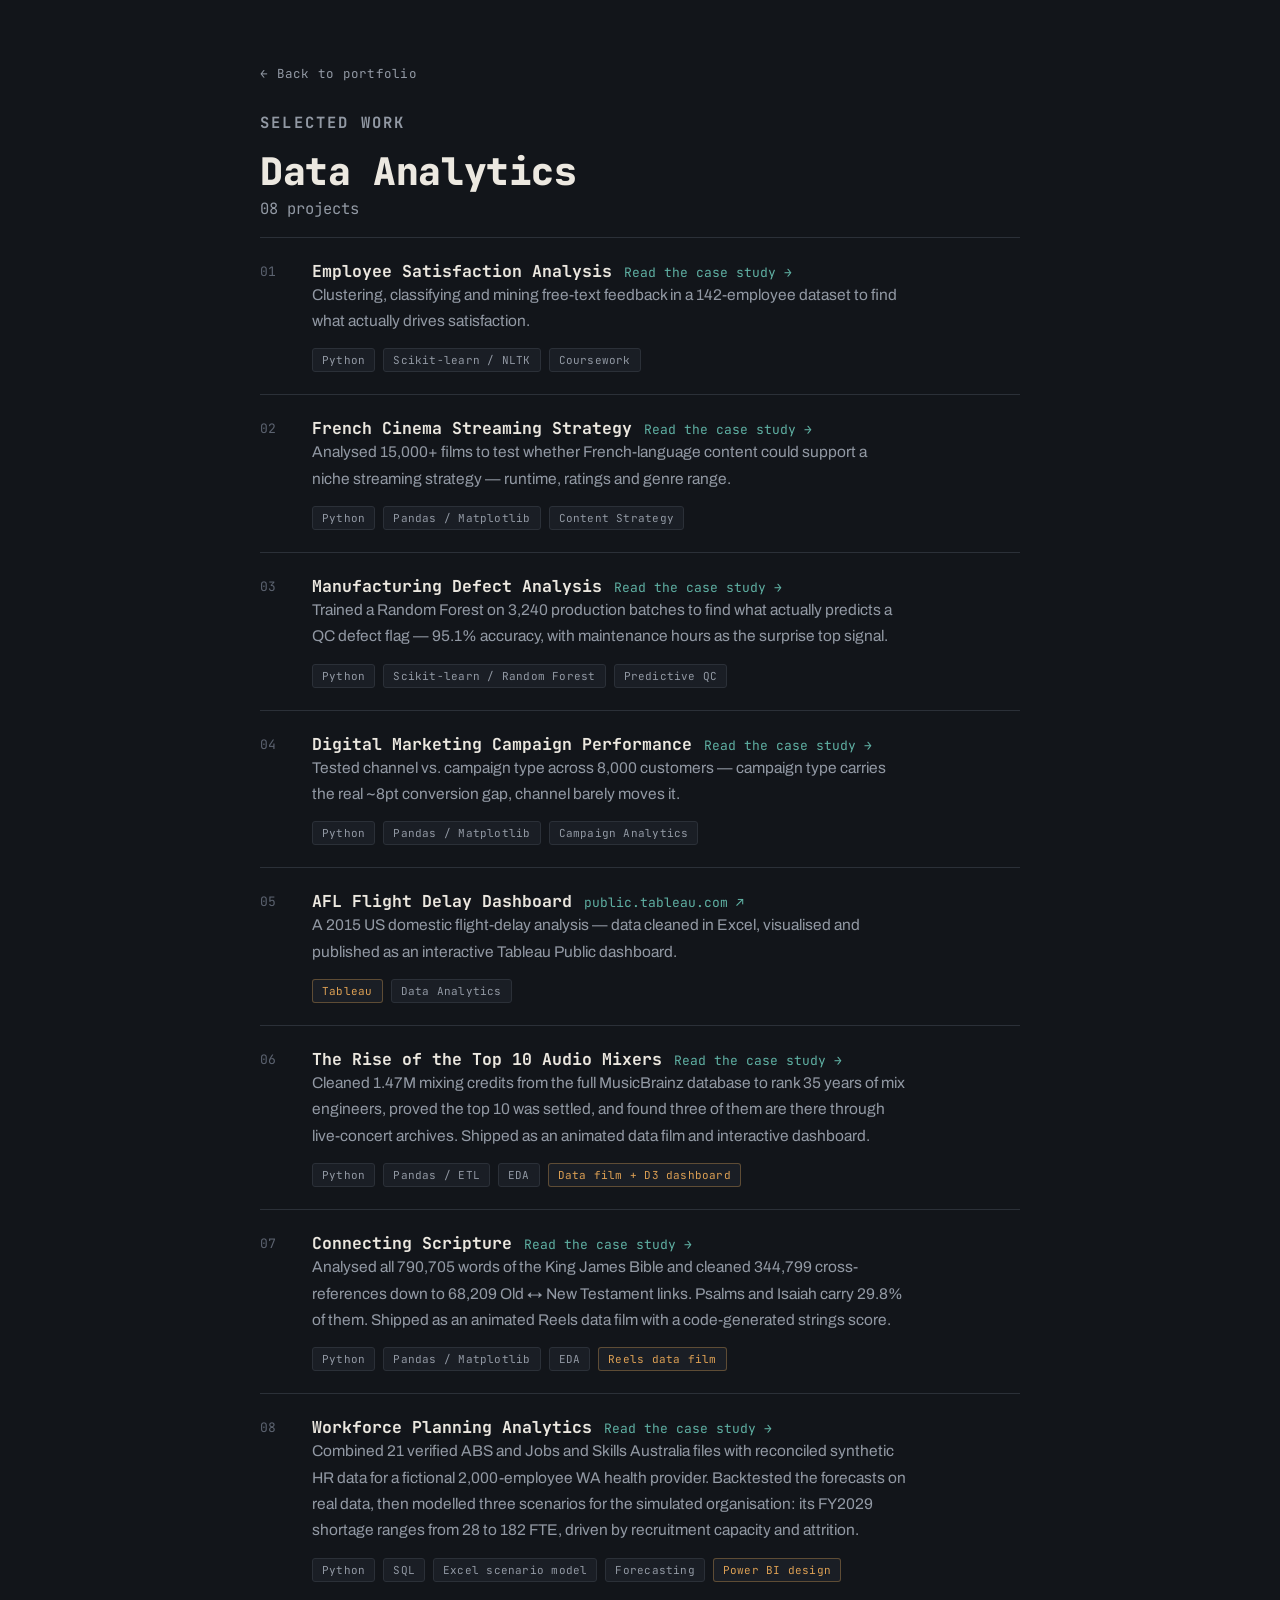
<file: data-analytics.html>
<!doctype html>
<html lang="en">
<head>
<meta charset="utf-8">
<meta name="viewport" content="width=device-width, initial-scale=1">
<title>Data Analytics — Salai Hang</title>
<link rel="icon" href="favicon.svg" type="image/svg+xml">
<link rel="stylesheet" href="style.css">
</head>
<body>
<div class="wrap case">

  <a class="backlink" href="https://salaipome.github.io/portfolio/">← Back to portfolio</a>

  <div class="case-head">
    <p class="section-label">Selected Work</p>
    <h1>Data Analytics</h1>
    <p class="case-meta">
      <span>08 projects</span>
    </p>
  </div>

  <div class="log">

    <div class="row">
      <div class="idx">01</div>
      <div class="row-main">
        <div class="row-top">
          <span class="proj-name">Employee Satisfaction Analysis</span>
          <a class="proj-link" href="case-studies/employee-satisfaction.html">Read the case study →</a>
        </div>
        <p class="proj-desc">Clustering, classifying and mining free-text feedback in a 142-employee dataset to find what actually drives satisfaction.</p>
        <div class="tags"><span class="tag">Python</span><span class="tag">Scikit-learn / NLTK</span><span class="tag">Coursework</span></div>
      </div>
    </div>

    <div class="row">
      <div class="idx">02</div>
      <div class="row-main">
        <div class="row-top">
          <span class="proj-name">French Cinema Streaming Strategy</span>
          <a class="proj-link" href="case-studies/french-cinema-strategy.html">Read the case study →</a>
        </div>
        <p class="proj-desc">Analysed 15,000+ films to test whether French-language content could support a niche streaming strategy — runtime, ratings and genre range.</p>
        <div class="tags"><span class="tag">Python</span><span class="tag">Pandas / Matplotlib</span><span class="tag">Content Strategy</span></div>
      </div>
    </div>

    <div class="row">
      <div class="idx">03</div>
      <div class="row-main">
        <div class="row-top">
          <span class="proj-name">Manufacturing Defect Analysis</span>
          <a class="proj-link" href="case-studies/manufacturing-defect-analysis.html">Read the case study →</a>
        </div>
        <p class="proj-desc">Trained a Random Forest on 3,240 production batches to find what actually predicts a QC defect flag — 95.1% accuracy, with maintenance hours as the surprise top signal.</p>
        <div class="tags"><span class="tag">Python</span><span class="tag">Scikit-learn / Random Forest</span><span class="tag">Predictive QC</span></div>
      </div>
    </div>

    <div class="row">
      <div class="idx">04</div>
      <div class="row-main">
        <div class="row-top">
          <span class="proj-name">Digital Marketing Campaign Performance</span>
          <a class="proj-link" href="case-studies/digital-marketing-campaign-performance.html">Read the case study →</a>
        </div>
        <p class="proj-desc">Tested channel vs. campaign type across 8,000 customers — campaign type carries the real ~8pt conversion gap, channel barely moves it.</p>
        <div class="tags"><span class="tag">Python</span><span class="tag">Pandas / Matplotlib</span><span class="tag">Campaign Analytics</span></div>
      </div>
    </div>

    <div class="row">
      <div class="idx">05</div>
      <div class="row-main">
        <div class="row-top">
          <span class="proj-name">AFL Flight Delay Dashboard</span>
          <a class="proj-link" href="https://public.tableau.com/app/profile/salai.pome.hang/viz/AFLFlightDelayDashboard2015/AFL2015" target="_blank" rel="noopener">public.tableau.com ↗</a>
        </div>
        <p class="proj-desc">A 2015 US domestic flight-delay analysis — data cleaned in Excel, visualised and published as an interactive Tableau Public dashboard.</p>
        <div class="tags"><span class="tag build">Tableau</span><span class="tag">Data Analytics</span></div>
      </div>
    </div>

    <div class="row">
      <div class="idx">06</div>
      <div class="row-main">
        <div class="row-top">
          <span class="proj-name">The Rise of the Top 10 Audio Mixers</span>
          <a class="proj-link" href="case-studies/top-10-audio-mixers.html">Read the case study →</a>
        </div>
        <p class="proj-desc">Cleaned 1.47M mixing credits from the full MusicBrainz database to rank 35 years of mix engineers, proved the top 10 was settled, and found three of them are there through live-concert archives. Shipped as an animated data film and interactive dashboard.</p>
        <div class="tags"><span class="tag">Python</span><span class="tag">Pandas / ETL</span><span class="tag">EDA</span><span class="tag build">Data film + D3 dashboard</span></div>
      </div>
    </div>

    <div class="row">
      <div class="idx">07</div>
      <div class="row-main">
        <div class="row-top">
          <span class="proj-name">Connecting Scripture</span>
          <a class="proj-link" href="case-studies/connecting-scripture.html">Read the case study →</a>
        </div>
        <p class="proj-desc">Analysed all 790,705 words of the King James Bible and cleaned 344,799 cross-references down to 68,209 Old ↔ New Testament links. Psalms and Isaiah carry 29.8% of them. Shipped as an animated Reels data film with a code-generated strings score.</p>
        <div class="tags"><span class="tag">Python</span><span class="tag">Pandas / Matplotlib</span><span class="tag">EDA</span><span class="tag build">Reels data film</span></div>
      </div>
    </div>

    <div class="row">
      <div class="idx">08</div>
      <div class="row-main">
        <div class="row-top">
          <span class="proj-name">Workforce Planning Analytics</span>
          <a class="proj-link" href="case-studies/workforce-planning-analytics.html">Read the case study →</a>
        </div>
        <p class="proj-desc">Combined 21 verified ABS and Jobs and Skills Australia files with reconciled synthetic HR data for a fictional 2,000-employee WA health provider. Backtested the forecasts on real data, then modelled three scenarios for the simulated organisation: its FY2029 shortage ranges from 28 to 182 FTE, driven by recruitment capacity and attrition.</p>
        <div class="tags"><span class="tag">Python</span><span class="tag">SQL</span><span class="tag">Excel scenario model</span><span class="tag">Forecasting</span><span class="tag build">Power BI design</span></div>
      </div>
    </div>

  </div>

</div>
</body>
</html>
</file>
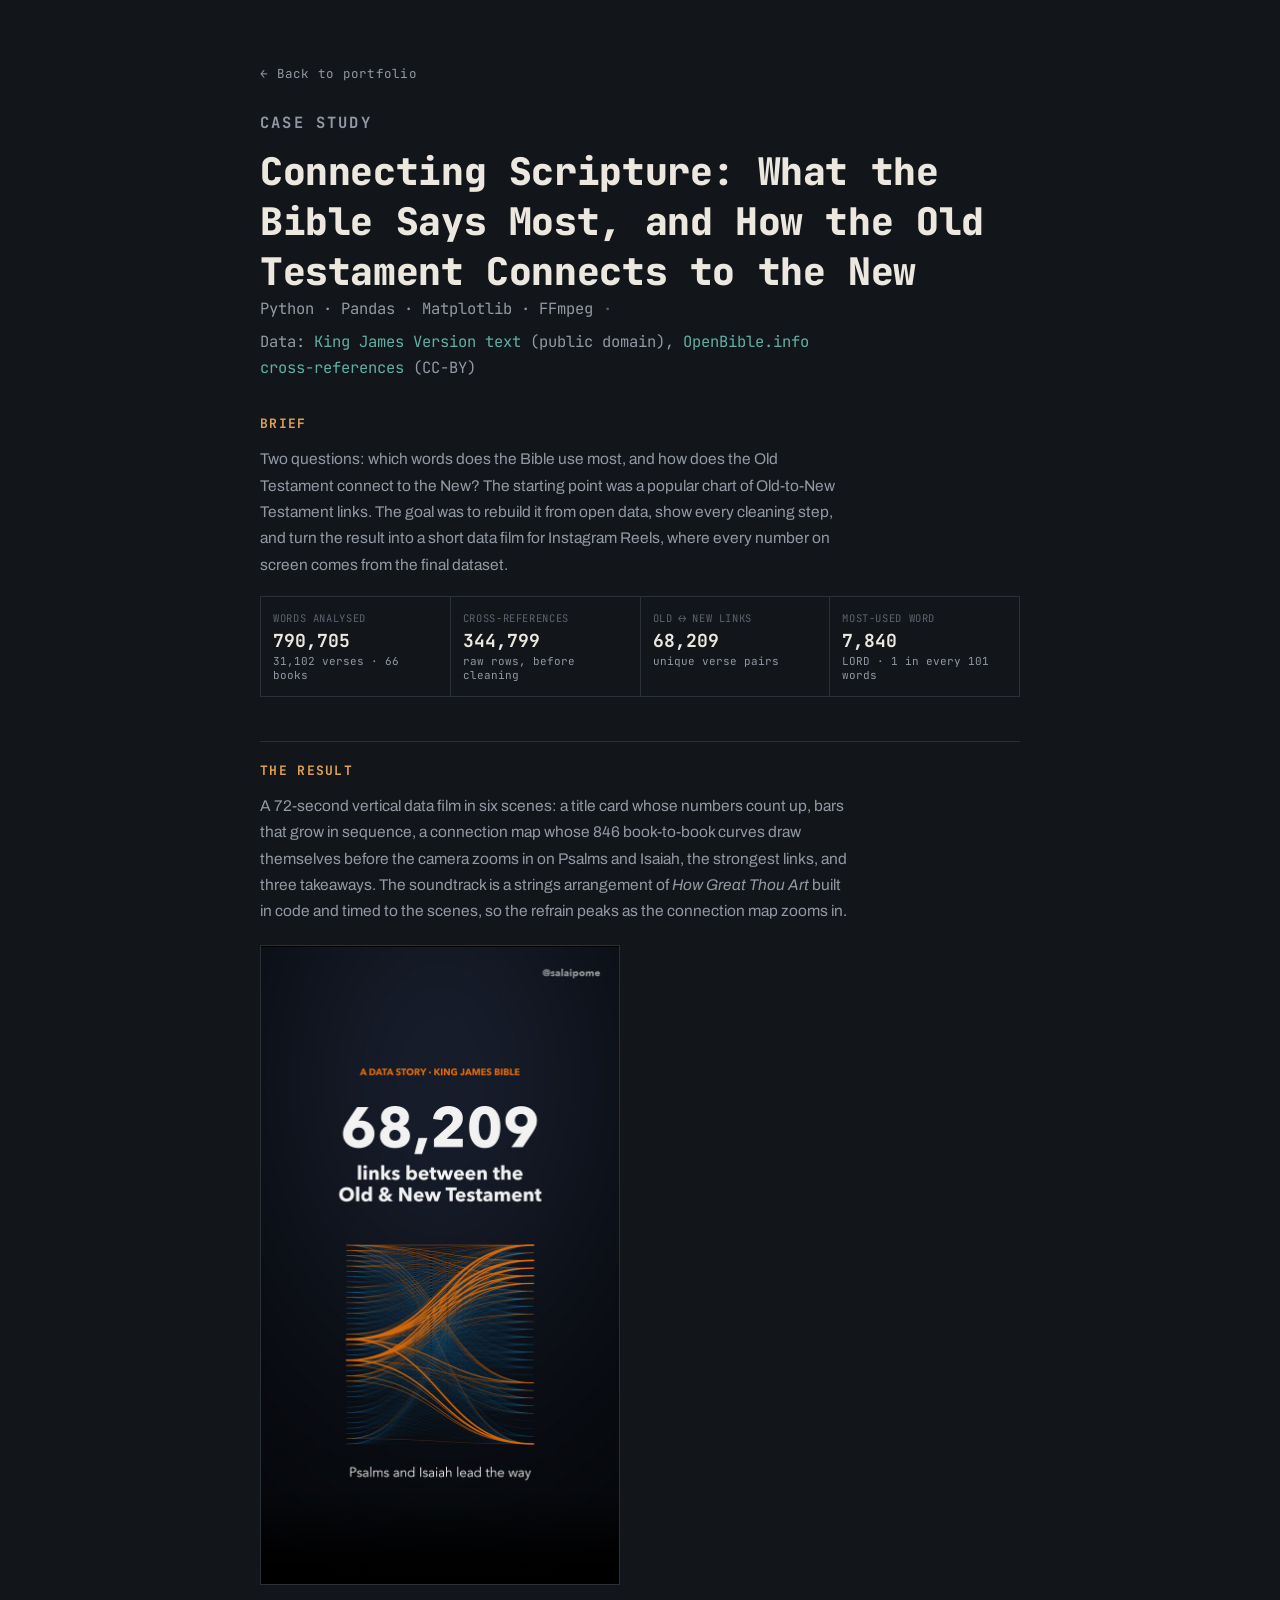
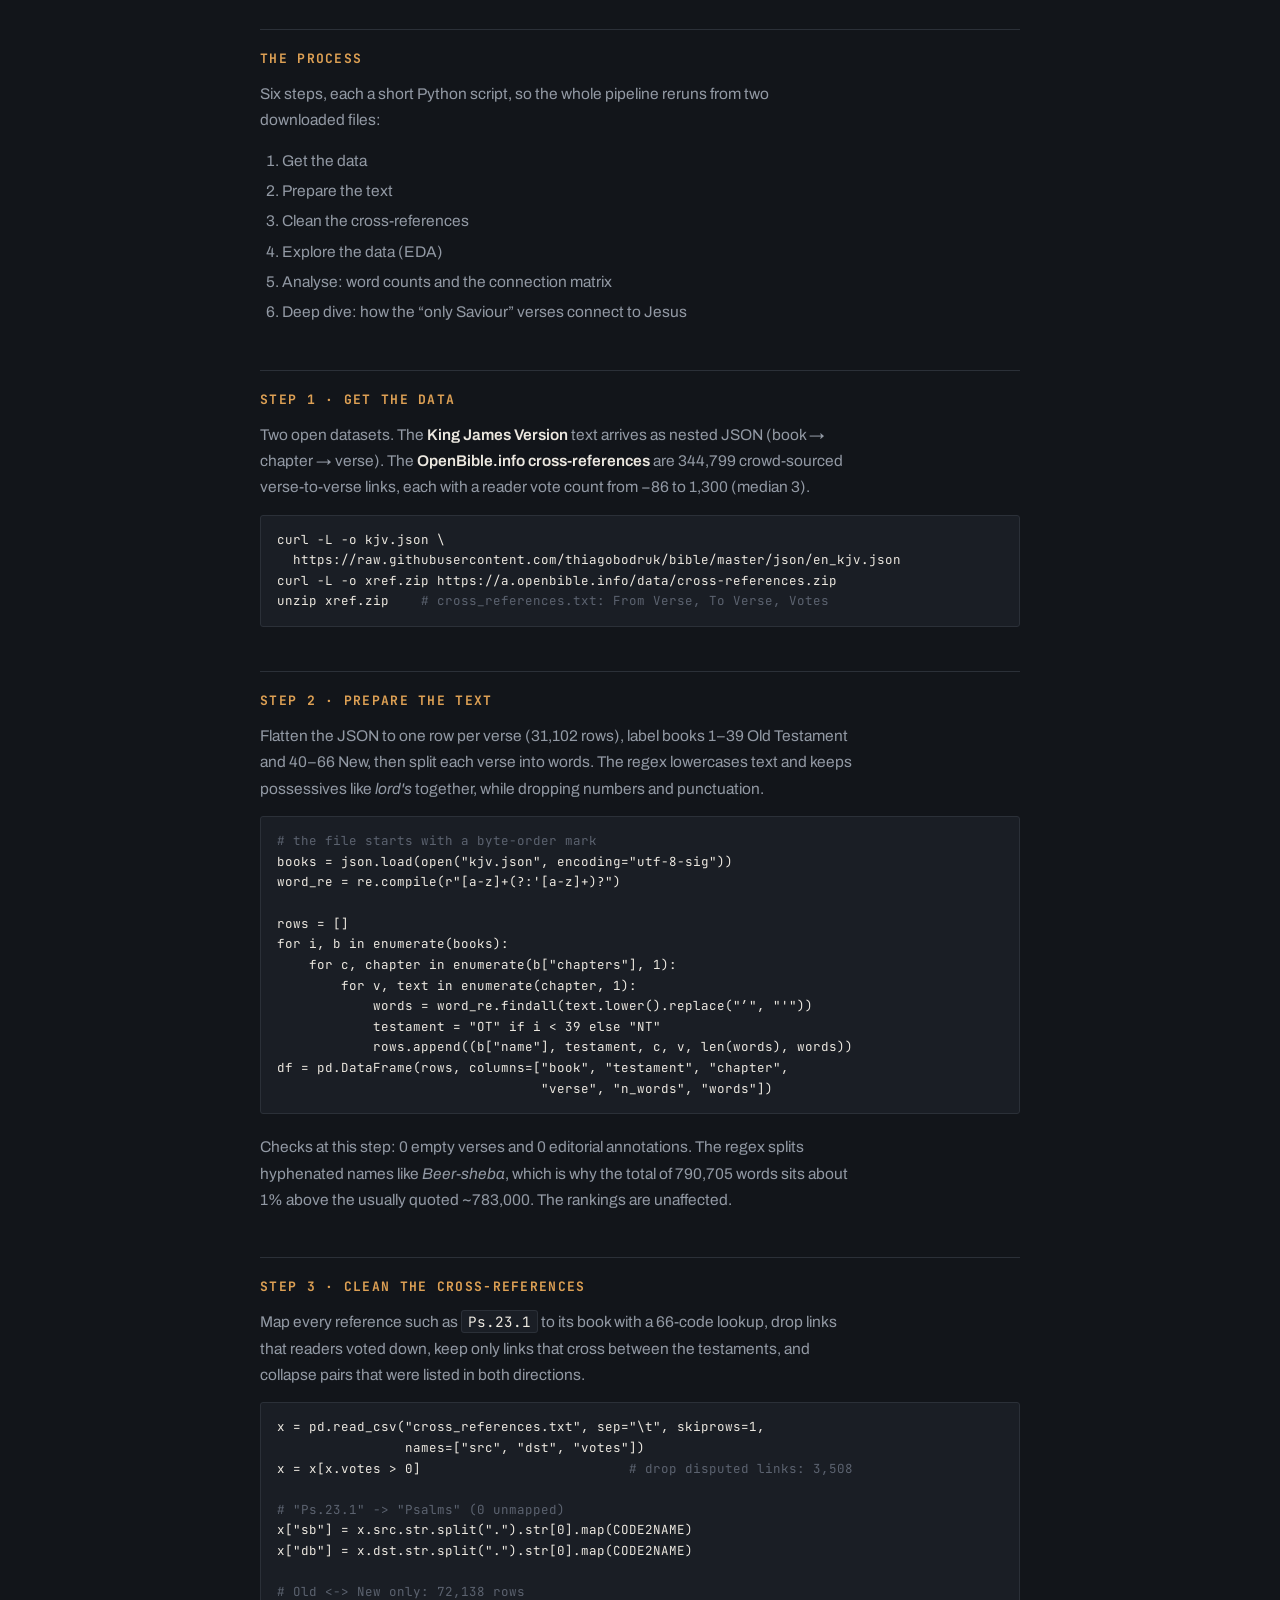
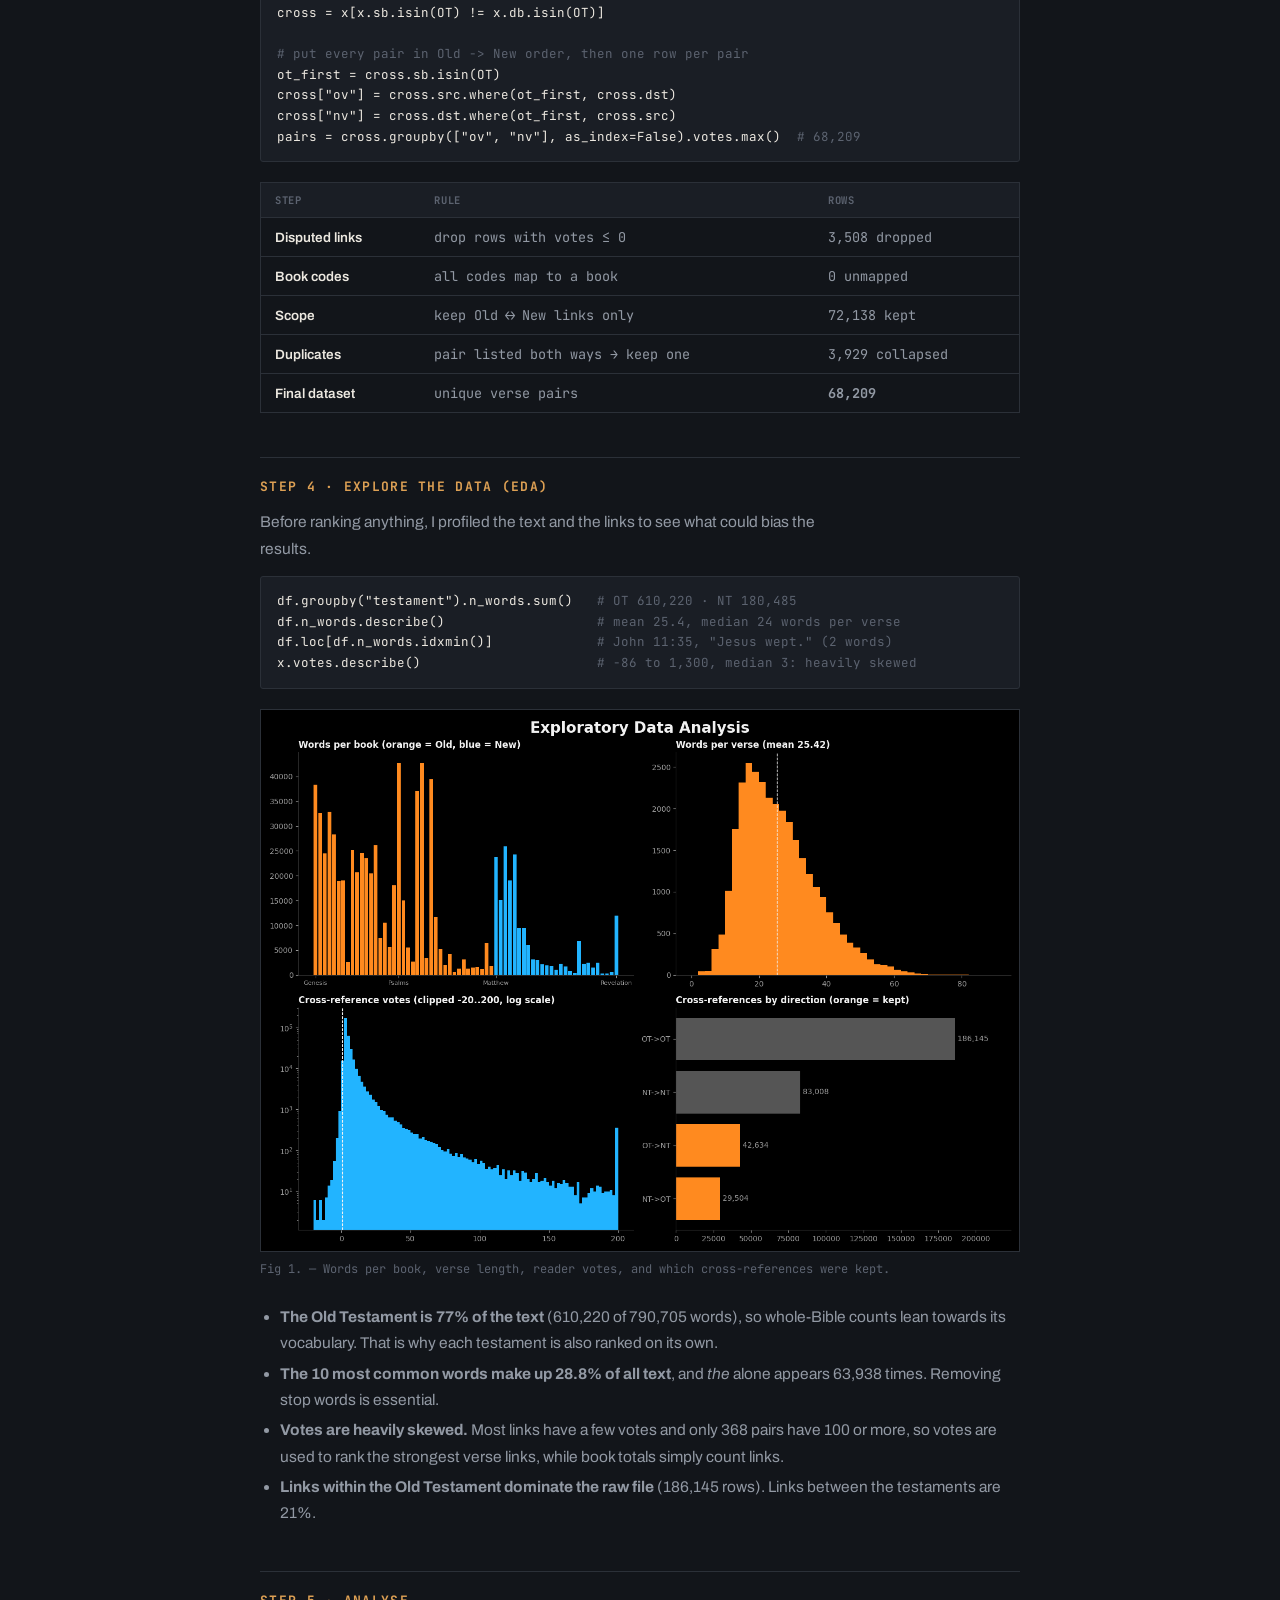
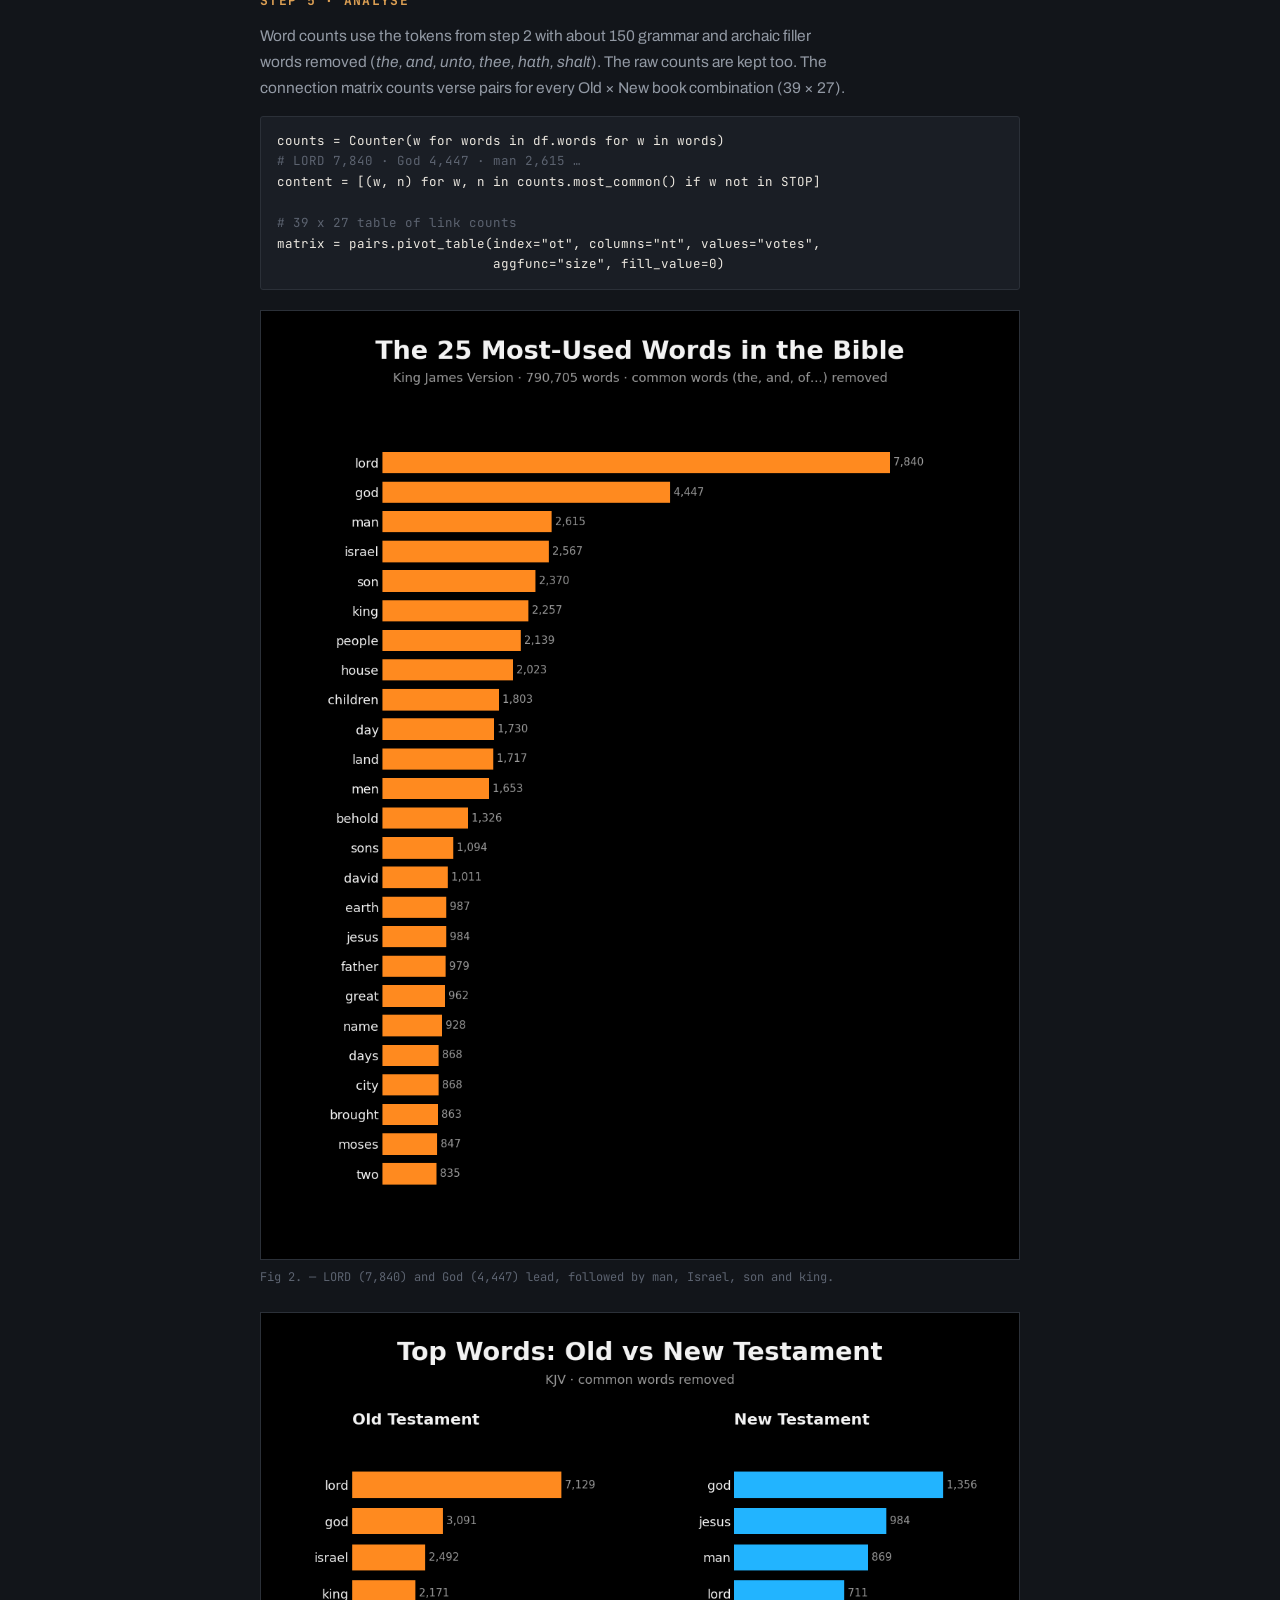
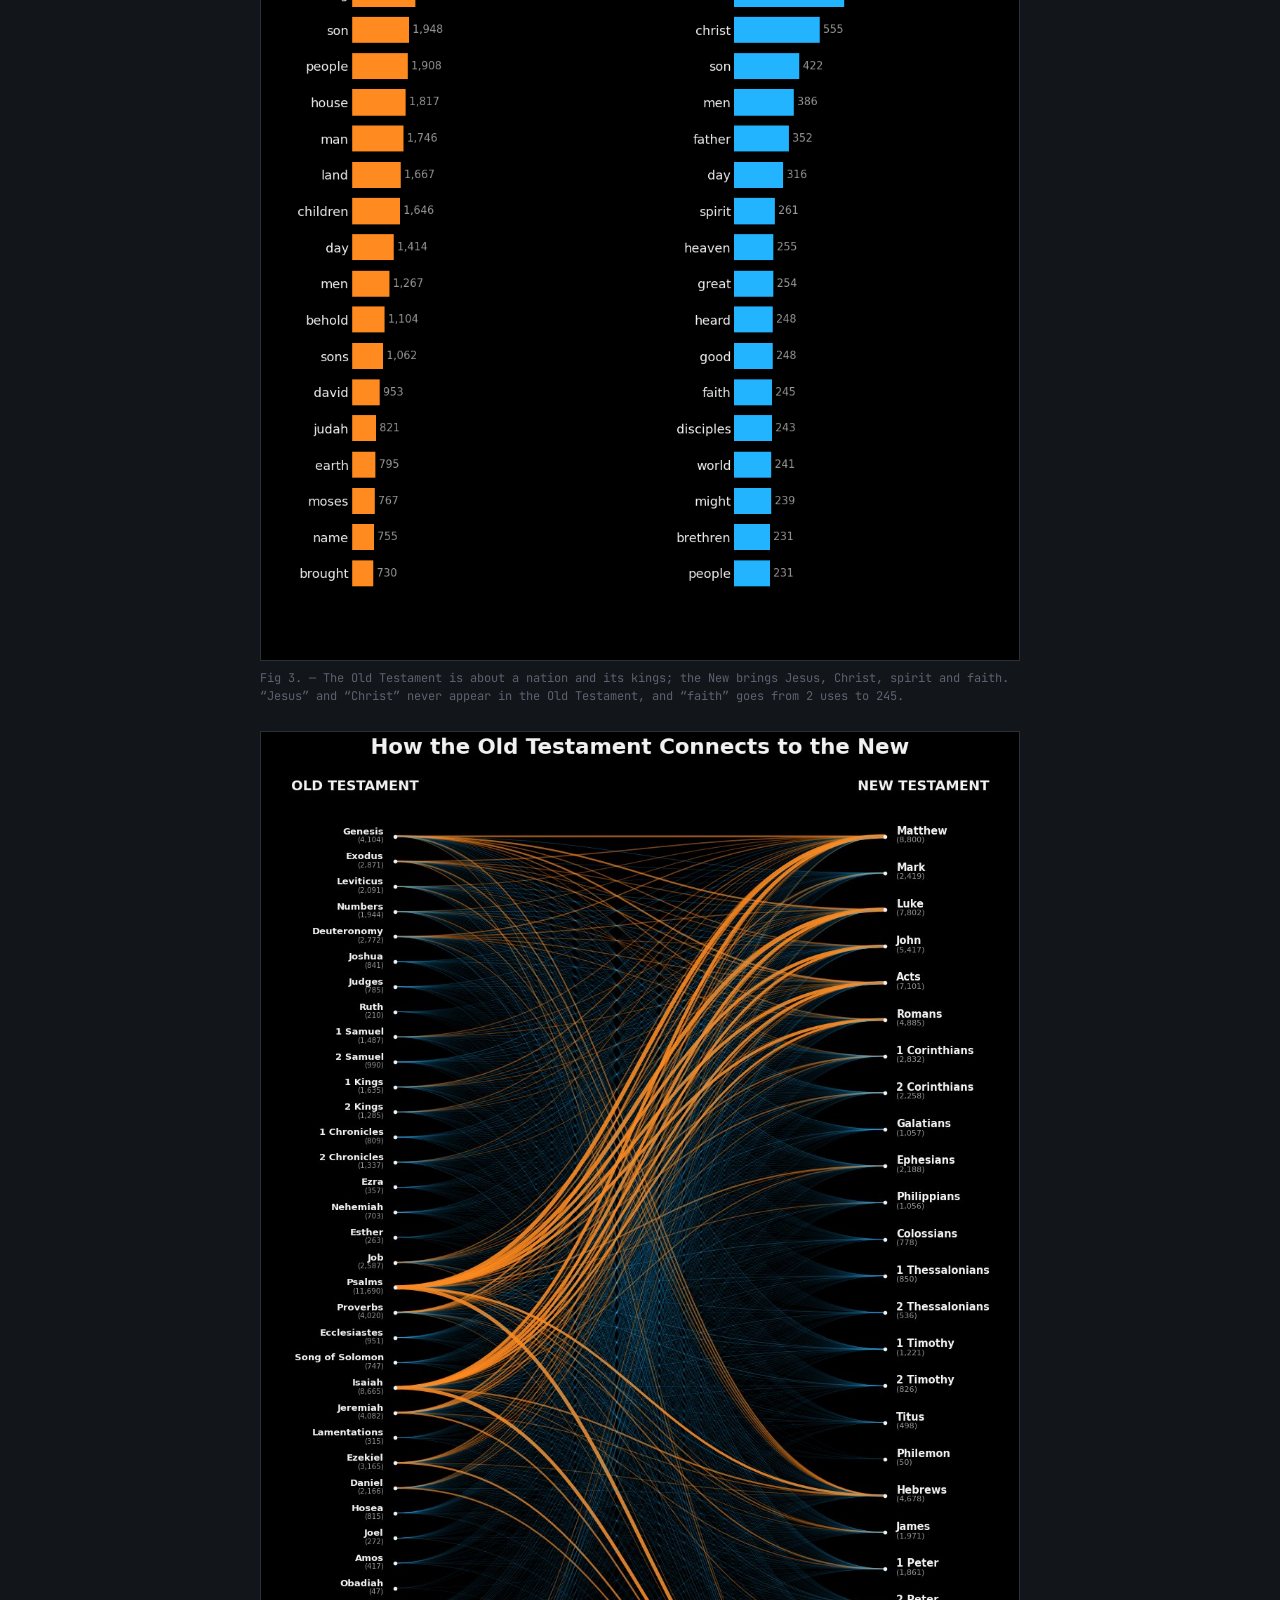
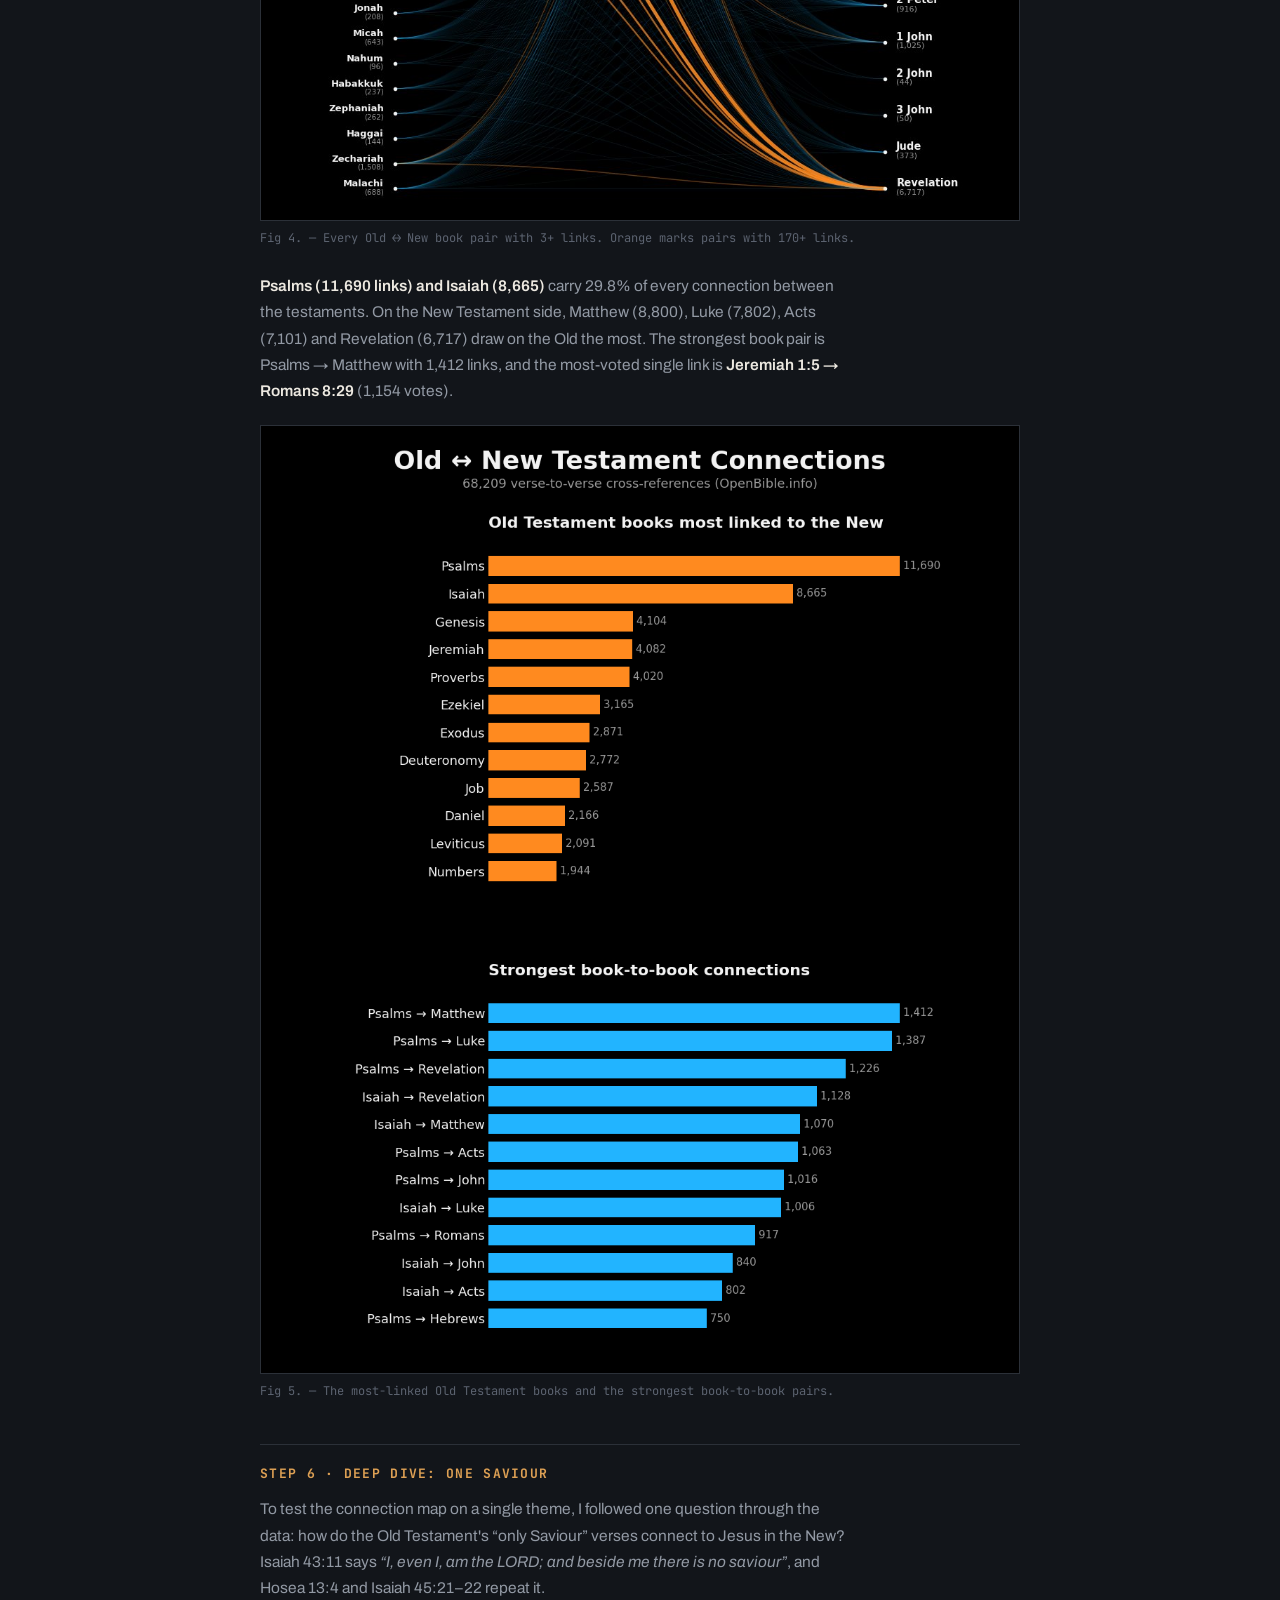
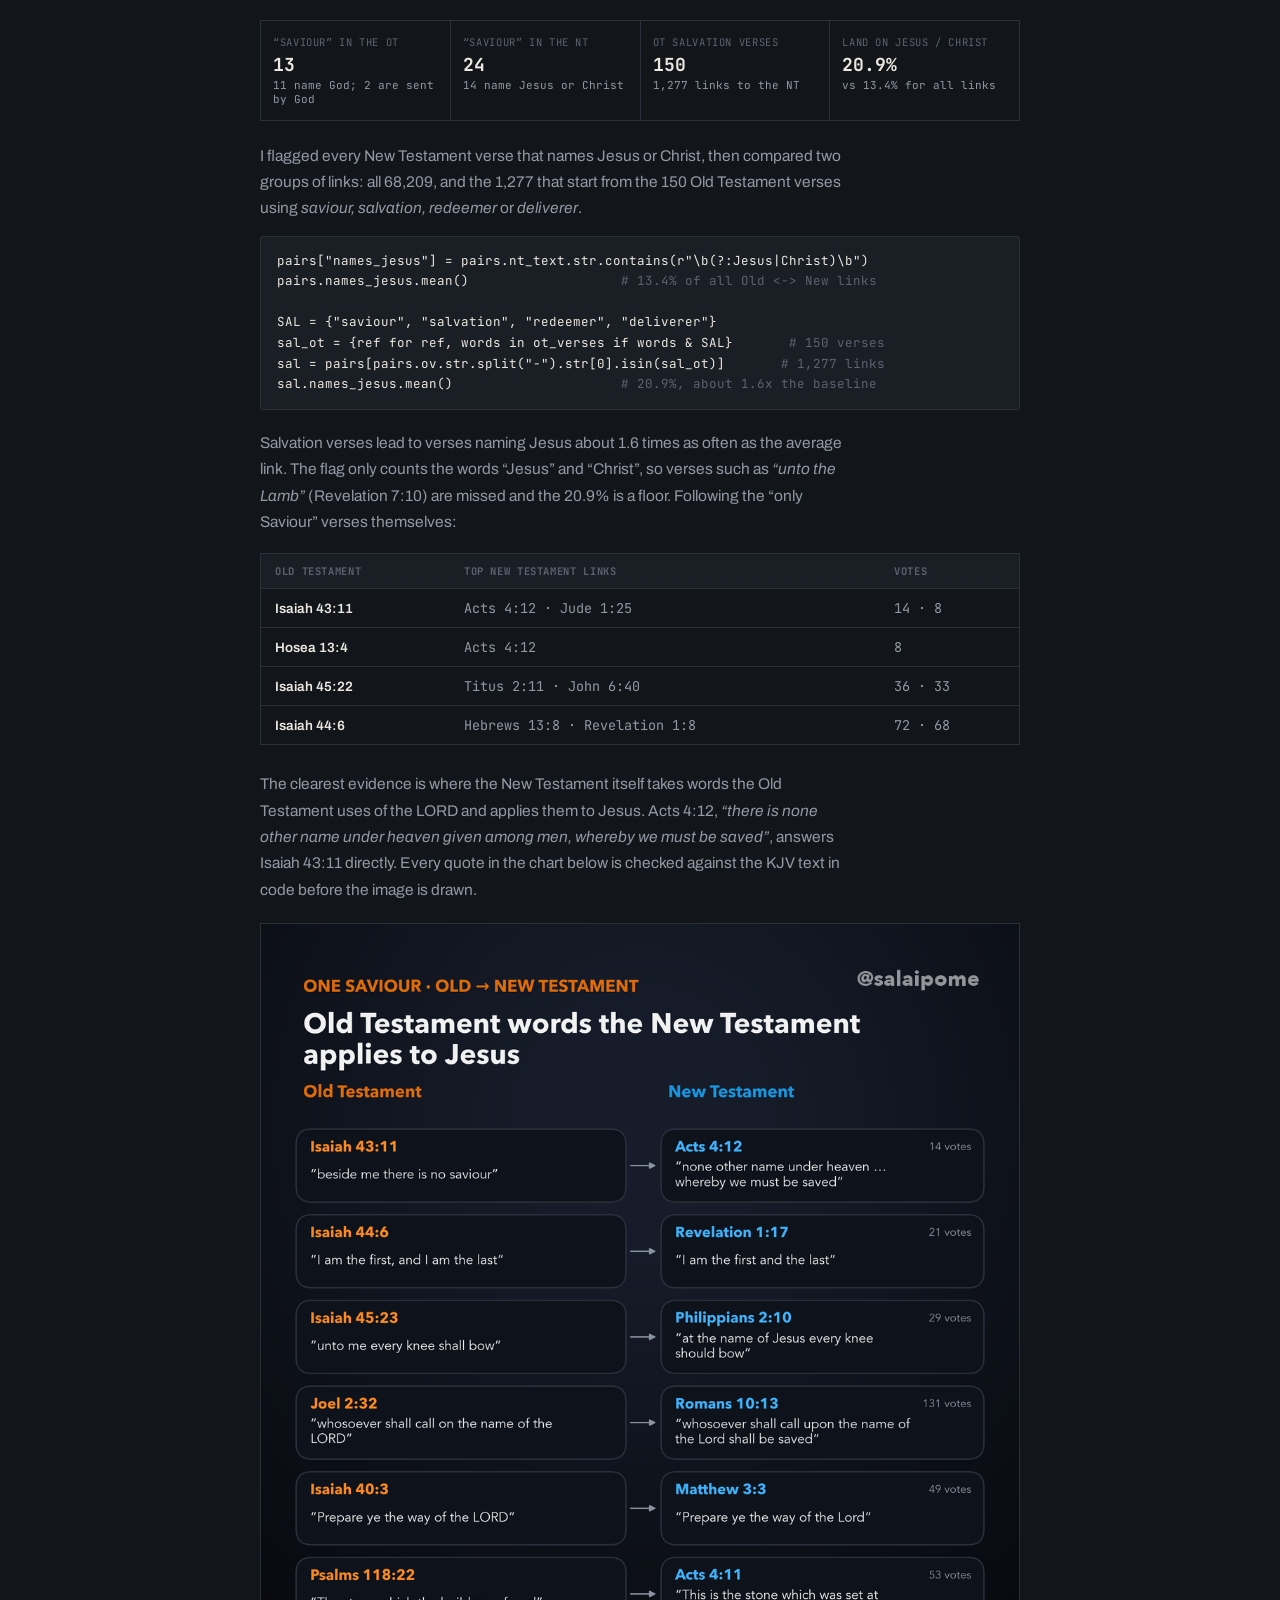
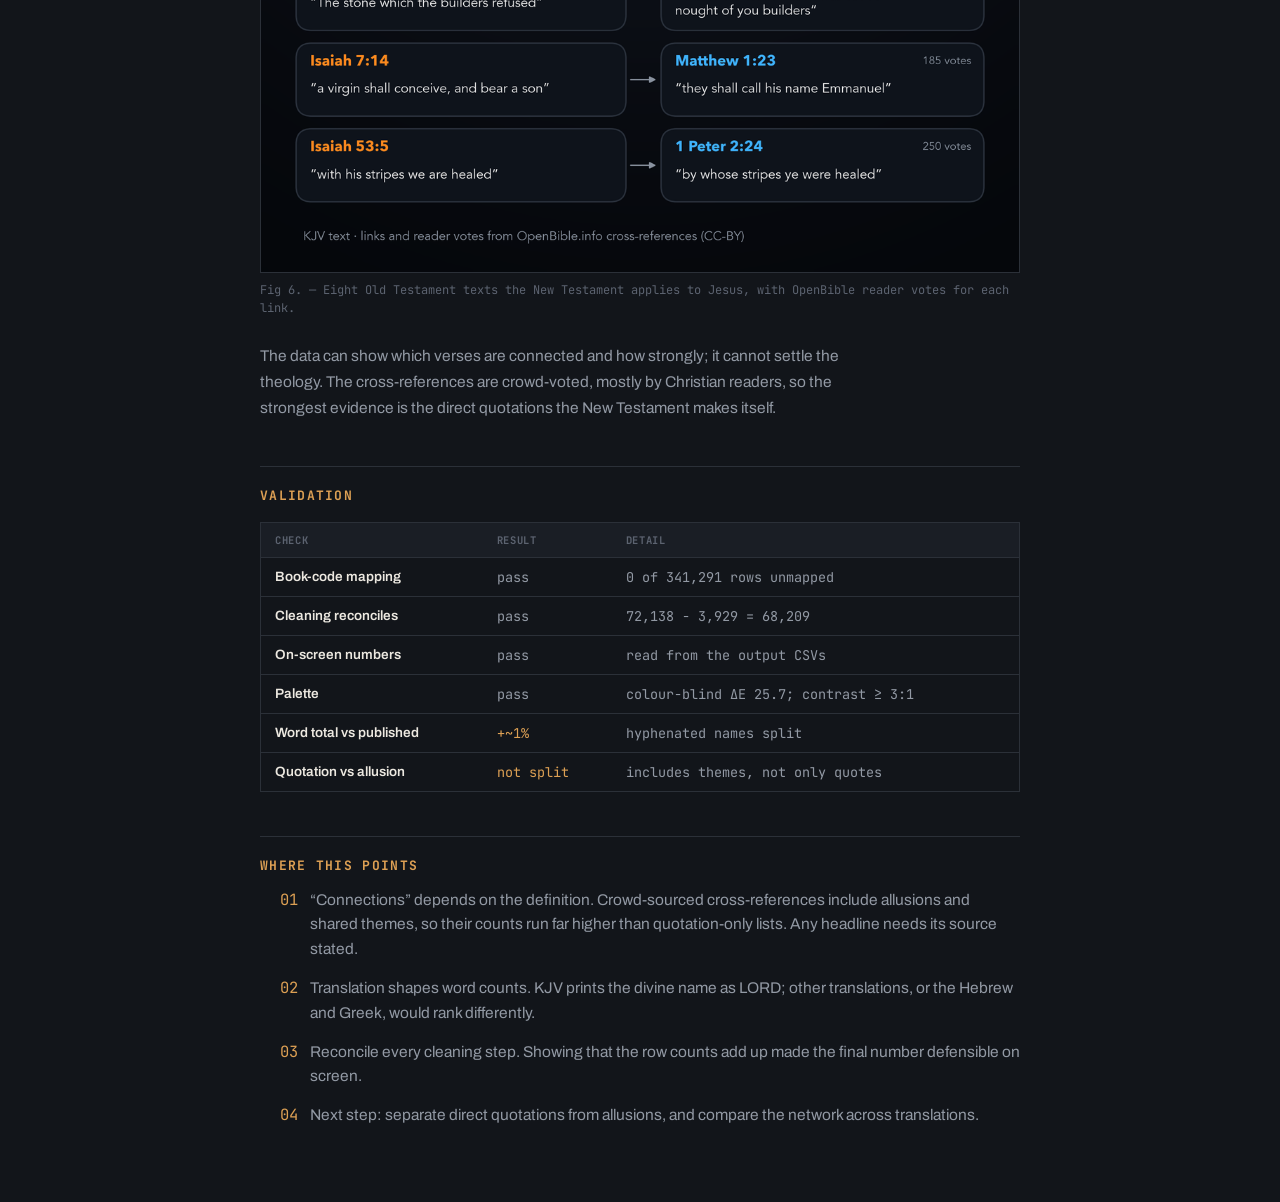
<file: case-studies/connecting-scripture.html>
<!doctype html>
<html lang="en">
<head>
<meta charset="utf-8">
<meta name="viewport" content="width=device-width, initial-scale=1">
<title>Connecting Scripture: Bible Word &amp; Cross-Reference Analysis — Salai Hang</title>
<link rel="icon" href="../favicon.svg" type="image/svg+xml">
<link rel="stylesheet" href="../style.css">
</head>
<body>
<div class="wrap case">

  <a class="backlink" href="https://salaipome.github.io/portfolio/">← Back to portfolio</a>

  <div class="case-head">
    <p class="section-label">Case Study</p>
    <h1>Connecting Scripture: What the Bible Says Most, and How the Old Testament Connects to the New</h1>
    <p class="case-meta">
      <span>Python · Pandas · Matplotlib · FFmpeg</span>
      <span class="sep">·</span>
      <span>Data: <a href="https://github.com/thiagobodruk/bible" target="_blank" rel="noopener">King James Version text</a> (public domain), <a href="https://www.openbible.info/labs/cross-references/" target="_blank" rel="noopener">OpenBible.info cross-references</a> (CC-BY)</span>
    </p>
  </div>

  <article>

    <h2>Brief</h2>
    <p>
      Two questions: which words does the Bible use most, and how does the Old Testament connect to the
      New? The starting point was a popular chart of Old-to-New Testament links. The goal was to rebuild
      it from open data, show every cleaning step, and turn the result into a short data film for
      Instagram Reels, where every number on screen comes from the final dataset.
    </p>

    <div class="stat-grid">
      <div class="stat"><div class="stat-label">Words analysed</div><div class="stat-value">790,705</div><div class="stat-sub">31,102 verses · 66 books</div></div>
      <div class="stat"><div class="stat-label">Cross-references</div><div class="stat-value">344,799</div><div class="stat-sub">raw rows, before cleaning</div></div>
      <div class="stat"><div class="stat-label">Old ↔ New links</div><div class="stat-value">68,209</div><div class="stat-sub">unique verse pairs</div></div>
      <div class="stat"><div class="stat-label">Most-used word</div><div class="stat-value">7,840</div><div class="stat-sub">LORD · 1 in every 101 words</div></div>
    </div>

    <h2>The result</h2>
    <p>
      A 72-second vertical data film in six scenes: a title card whose numbers count up, bars that grow in
      sequence, a connection map whose 846 book-to-book curves draw themselves before the camera zooms in on Psalms
      and Isaiah, the strongest links, and three takeaways. The soundtrack is a strings arrangement of
      <em>How Great Thou Art</em> built in code and timed to the scenes, so the refrain peaks as the
      connection map zooms in.
    </p>
    <div class="video-embed vertical">
      <video src="assets/bible-data-story.mp4" poster="assets/bible-poster.jpg" controls playsinline preload="none"
        aria-label="Connecting Scripture data film"></video>
    </div>

    <h2>The process</h2>
    <p>Six steps, each a short Python script, so the whole pipeline reruns from two downloaded files:</p>
    <ol>
      <li>Get the data</li>
      <li>Prepare the text</li>
      <li>Clean the cross-references</li>
      <li>Explore the data (EDA)</li>
      <li>Analyse: word counts and the connection matrix</li>
      <li>Deep dive: how the “only Saviour” verses connect to Jesus</li>
    </ol>

    <h2>Step 1 · Get the data</h2>
    <p>
      Two open datasets. The <strong>King James Version</strong> text arrives as nested JSON (book → chapter
      → verse). The <strong>OpenBible.info cross-references</strong> are 344,799 crowd-sourced verse-to-verse
      links, each with a reader vote count from −86 to 1,300 (median 3).
    </p>
<pre><code>curl -L -o kjv.json \
  https://raw.githubusercontent.com/thiagobodruk/bible/master/json/en_kjv.json
curl -L -o xref.zip https://a.openbible.info/data/cross-references.zip
unzip xref.zip    <span class="c"># cross_references.txt: From Verse, To Verse, Votes</span></code></pre>

    <h2>Step 2 · Prepare the text</h2>
    <p>
      Flatten the JSON to one row per verse (31,102 rows), label books 1–39 Old Testament and 40–66 New,
      then split each verse into words. The regex lowercases text and keeps possessives like
      <em>lord's</em> together, while dropping numbers and punctuation.
    </p>
<pre><code><span class="c"># the file starts with a byte-order mark</span>
books = json.load(open("kjv.json", encoding="utf-8-sig"))
word_re = re.compile(r"[a-z]+(?:'[a-z]+)?")

rows = []
for i, b in enumerate(books):
    for c, chapter in enumerate(b["chapters"], 1):
        for v, text in enumerate(chapter, 1):
            words = word_re.findall(text.lower().replace("’", "'"))
            testament = "OT" if i &lt; 39 else "NT"
            rows.append((b["name"], testament, c, v, len(words), words))
df = pd.DataFrame(rows, columns=["book", "testament", "chapter",
                                 "verse", "n_words", "words"])</code></pre>
    <p>
      Checks at this step: 0 empty verses and 0 editorial annotations. The regex splits hyphenated names like
      <em>Beer-sheba</em>, which is why the total of 790,705 words sits about 1% above the usually quoted
      ~783,000. The rankings are unaffected.
    </p>

    <h2>Step 3 · Clean the cross-references</h2>
    <p>
      Map every reference such as <code>Ps.23.1</code> to its book with a 66-code lookup, drop links that
      readers voted down, keep only links that cross between the testaments, and collapse pairs that were
      listed in both directions.
    </p>
<pre><code>x = pd.read_csv("cross_references.txt", sep="\t", skiprows=1,
                names=["src", "dst", "votes"])
x = x[x.votes &gt; 0]                          <span class="c"># drop disputed links: 3,508</span>

<span class="c"># "Ps.23.1" -&gt; "Psalms" (0 unmapped)</span>
x["sb"] = x.src.str.split(".").str[0].map(CODE2NAME)
x["db"] = x.dst.str.split(".").str[0].map(CODE2NAME)

<span class="c"># Old &lt;-&gt; New only: 72,138 rows</span>
cross = x[x.sb.isin(OT) != x.db.isin(OT)]

<span class="c"># put every pair in Old -&gt; New order, then one row per pair</span>
ot_first = cross.sb.isin(OT)
cross["ov"] = cross.src.where(ot_first, cross.dst)
cross["nv"] = cross.dst.where(ot_first, cross.src)
pairs = cross.groupby(["ov", "nv"], as_index=False).votes.max()  <span class="c"># 68,209</span></code></pre>
    <div class="case-table-wrap">
      <table class="case-table">
        <thead><tr><th>Step</th><th>Rule</th><th>Rows</th></tr></thead>
        <tbody>
          <tr><td>Disputed links</td><td>drop rows with votes ≤ 0</td><td>3,508 dropped</td></tr>
          <tr><td>Book codes</td><td>all codes map to a book</td><td>0 unmapped</td></tr>
          <tr><td>Scope</td><td>keep Old ↔ New links only</td><td>72,138 kept</td></tr>
          <tr><td>Duplicates</td><td>pair listed both ways → keep one</td><td>3,929 collapsed</td></tr>
          <tr><td>Final dataset</td><td>unique verse pairs</td><td><strong>68,209</strong></td></tr>
        </tbody>
      </table>
    </div>

    <h2>Step 4 · Explore the data (EDA)</h2>
    <p>
      Before ranking anything, I profiled the text and the links to see what could bias the results.
    </p>
<pre><code>df.groupby("testament").n_words.sum()   <span class="c"># OT 610,220 · NT 180,485</span>
df.n_words.describe()                   <span class="c"># mean 25.4, median 24 words per verse</span>
df.loc[df.n_words.idxmin()]             <span class="c"># John 11:35, "Jesus wept." (2 words)</span>
x.votes.describe()                      <span class="c"># -86 to 1,300, median 3: heavily skewed</span></code></pre>
    <figure>
      <img src="assets/bible-eda-overview.png" alt="Four EDA charts: words per book, words per verse histogram, cross-reference votes on a log scale, and cross-references by direction">
      <figcaption>Fig 1. — Words per book, verse length, reader votes, and which cross-references were kept.</figcaption>
    </figure>
    <ul>
      <li><strong>The Old Testament is 77% of the text</strong> (610,220 of 790,705 words), so whole-Bible counts lean towards its vocabulary. That is why each testament is also ranked on its own.</li>
      <li><strong>The 10 most common words make up 28.8% of all text</strong>, and <em>the</em> alone appears 63,938 times. Removing stop words is essential.</li>
      <li><strong>Votes are heavily skewed.</strong> Most links have a few votes and only 368 pairs have 100 or more, so votes are used to rank the strongest verse links, while book totals simply count links.</li>
      <li><strong>Links within the Old Testament dominate the raw file</strong> (186,145 rows). Links between the testaments are 21%.</li>
    </ul>

    <h2>Step 5 · Analyse</h2>
    <p>
      Word counts use the tokens from step 2 with about 150 grammar and archaic filler words removed
      (<em>the, and, unto, thee, hath, shalt</em>). The raw counts are kept too. The connection matrix counts
      verse pairs for every Old × New book combination (39 × 27).
    </p>
<pre><code>counts = Counter(w for words in df.words for w in words)
<span class="c"># LORD 7,840 · God 4,447 · man 2,615 …</span>
content = [(w, n) for w, n in counts.most_common() if w not in STOP]

<span class="c"># 39 x 27 table of link counts</span>
matrix = pairs.pivot_table(index="ot", columns="nt", values="votes",
                           aggfunc="size", fill_value=0)</code></pre>
    <figure>
      <img src="assets/bible-top-words.png" alt="Bar chart of the 25 most-used content words, led by LORD with 7,840">
      <figcaption>Fig 2. — LORD (7,840) and God (4,447) lead, followed by man, Israel, son and king.</figcaption>
    </figure>
    <figure>
      <img src="assets/bible-ot-vs-nt-words.png" alt="Side-by-side bar charts of the top 20 words in the Old and New Testaments">
      <figcaption>Fig 3. — The Old Testament is about a nation and its kings; the New brings Jesus, Christ, spirit and faith. “Jesus” and “Christ” never appear in the Old Testament, and “faith” goes from 2 uses to 245.</figcaption>
    </figure>
    <figure>
      <img src="assets/bible-connection-map.jpg" alt="Arc diagram connecting 39 Old Testament books to 27 New Testament books, with Psalms and Isaiah carrying the thickest links">
      <figcaption>Fig 4. — Every Old ↔ New book pair with 3+ links. Orange marks pairs with 170+ links.</figcaption>
    </figure>
    <p>
      <strong>Psalms (11,690 links) and Isaiah (8,665)</strong> carry 29.8% of every connection between the
      testaments. On the New Testament side, Matthew (8,800), Luke (7,802), Acts (7,101) and Revelation
      (6,717) draw on the Old the most. The strongest book pair is Psalms → Matthew with 1,412 links, and the
      most-voted single link is <strong>Jeremiah 1:5 → Romans 8:29</strong> (1,154 votes).
    </p>
    <figure>
      <img src="assets/bible-top-connections.png" alt="Bar charts of the Old Testament books most linked to the New, and the strongest book-to-book pairs">
      <figcaption>Fig 5. — The most-linked Old Testament books and the strongest book-to-book pairs.</figcaption>
    </figure>

    <h2>Step 6 · Deep dive: one Saviour</h2>
    <p>
      To test the connection map on a single theme, I followed one question through the data: how do the Old
      Testament's “only Saviour” verses connect to Jesus in the New? Isaiah 43:11 says <em>“I, even I, am the
      LORD; and beside me there is no saviour”</em>, and Hosea 13:4 and Isaiah 45:21–22 repeat it.
    </p>
    <div class="stat-grid">
      <div class="stat"><div class="stat-label">“Saviour” in the OT</div><div class="stat-value">13</div><div class="stat-sub">11 name God; 2 are sent by God</div></div>
      <div class="stat"><div class="stat-label">“Saviour” in the NT</div><div class="stat-value">24</div><div class="stat-sub">14 name Jesus or Christ</div></div>
      <div class="stat"><div class="stat-label">OT salvation verses</div><div class="stat-value">150</div><div class="stat-sub">1,277 links to the NT</div></div>
      <div class="stat"><div class="stat-label">Land on Jesus / Christ</div><div class="stat-value">20.9%</div><div class="stat-sub">vs 13.4% for all links</div></div>
    </div>
    <p>
      I flagged every New Testament verse that names Jesus or Christ, then compared two groups of links: all
      68,209, and the 1,277 that start from the 150 Old Testament verses using <em>saviour, salvation,
      redeemer</em> or <em>deliverer</em>.
    </p>
<pre><code>pairs["names_jesus"] = pairs.nt_text.str.contains(r"\b(?:Jesus|Christ)\b")
pairs.names_jesus.mean()                   <span class="c"># 13.4% of all Old &lt;-&gt; New links</span>

SAL = {"saviour", "salvation", "redeemer", "deliverer"}
sal_ot = {ref for ref, words in ot_verses if words &amp; SAL}       <span class="c"># 150 verses</span>
sal = pairs[pairs.ov.str.split("-").str[0].isin(sal_ot)]       <span class="c"># 1,277 links</span>
sal.names_jesus.mean()                     <span class="c"># 20.9%, about 1.6x the baseline</span></code></pre>
    <p>
      Salvation verses lead to verses naming Jesus about 1.6 times as often as the average link. The flag only
      counts the words “Jesus” and “Christ”, so verses such as <em>“unto the Lamb”</em> (Revelation 7:10) are
      missed and the 20.9% is a floor. Following the “only Saviour” verses themselves:
    </p>
    <div class="case-table-wrap">
      <table class="case-table">
        <thead><tr><th>Old Testament</th><th>Top New Testament links</th><th>Votes</th></tr></thead>
        <tbody>
          <tr><td>Isaiah 43:11</td><td>Acts 4:12 · Jude 1:25</td><td>14 · 8</td></tr>
          <tr><td>Hosea 13:4</td><td>Acts 4:12</td><td>8</td></tr>
          <tr><td>Isaiah 45:22</td><td>Titus 2:11 · John 6:40</td><td>36 · 33</td></tr>
          <tr><td>Isaiah 44:6</td><td>Hebrews 13:8 · Revelation 1:8</td><td>72 · 68</td></tr>
        </tbody>
      </table>
    </div>
    <p>
      The clearest evidence is where the New Testament itself takes words the Old Testament uses of the LORD
      and applies them to Jesus. Acts 4:12, <em>“there is none other name under heaven given among men,
      whereby we must be saved”</em>, answers Isaiah 43:11 directly. Every quote in the chart below is checked
      against the KJV text in code before the image is drawn.
    </p>
    <figure>
      <img src="assets/bible-one-saviour.png" alt="Eight pairs of Old Testament verses and the New Testament verses that apply them to Jesus, with reader votes">
      <figcaption>Fig 6. — Eight Old Testament texts the New Testament applies to Jesus, with OpenBible reader votes for each link.</figcaption>
    </figure>
    <p>
      The data can show which verses are connected and how strongly; it cannot settle the theology. The
      cross-references are crowd-voted, mostly by Christian readers, so the strongest evidence is the direct
      quotations the New Testament makes itself.
    </p>

    <!-- Step 7 hidden
    <h2>Step 7 · Visualise</h2>
    <p>
      The film is rendered frame by frame in Matplotlib at 1.5× resolution, then cropped and scaled per frame
      for smooth camera moves, and piped to FFmpeg across 8 parallel workers (2,160 frames). Counters ease to
      their exact final values, bars and curves are staggered, and scenes cross-fade. The orange/blue
      palette was checked for colour-blind separation and dark-mode contrast with a palette validator.
    </p>
    <p>
      There were no audio libraries or samples on the machine, so the soundtrack is synthesised in NumPy:
      the traditional Swedish melody <em>O store Gud</em> with a CC0 four-part harmonisation, voiced for five
      string sections with detuned ensemble players, vibrato, stereo placement and a convolution hall
      reverb. A tempo map aligns the music to the scenes, and the mix is normalised to −16 LUFS.
      Four 9:16 cover images are generated from the same data, with headlines kept inside the
      profile-grid crop. The whole pipeline reruns in order:
    </p>
<pre><code><span class="c"># steps 2-4: cleaning and EDA statistics</span>
python3 eda.py kjv.json cross_references.txt output
<span class="c"># step 5: word counts, connection matrix, charts</span>
python3 bible_analysis.py kjv.json cross_references.txt output
<span class="c"># step 6: data film (~5 min), strings score, Reels covers</span>
python3 make_video.py kjv.json output
python3 make_music.py assets/o_store_gud.mid output
python3 make_thumbnails.py kjv.json output</code></pre>
    -->

    <h2>Validation</h2>
    <div class="case-table-wrap">
      <table class="case-table">
        <thead><tr><th>Check</th><th>Result</th><th>Detail</th></tr></thead>
        <tbody>
          <tr><td>Book-code mapping</td><td>pass</td><td>0 of 341,291 rows unmapped</td></tr>
          <tr><td>Cleaning reconciles</td><td>pass</td><td>72,138 − 3,929 = 68,209</td></tr>
          <tr><td>On-screen numbers</td><td>pass</td><td>read from the output CSVs</td></tr>
          <tr><td>Palette</td><td>pass</td><td>colour-blind ΔE 25.7; contrast ≥ 3:1</td></tr>
          <tr><td>Word total vs published</td><td class="adv">+~1%</td><td>hyphenated names split</td></tr>
          <tr><td>Quotation vs allusion</td><td class="adv">not split</td><td>includes themes, not only quotes</td></tr>
        </tbody>
      </table>
    </div>

    <h2>Where this points</h2>
    <ul class="reco-list">
      <li><span class="n">01</span> “Connections” depends on the definition. Crowd-sourced cross-references include allusions and shared themes, so their counts run far higher than quotation-only lists. Any headline needs its source stated.</li>
      <li><span class="n">02</span> Translation shapes word counts. KJV prints the divine name as LORD; other translations, or the Hebrew and Greek, would rank differently.</li>
      <li><span class="n">03</span> Reconcile every cleaning step. Showing that the row counts add up made the final number defensible on screen.</li>
      <li><span class="n">04</span> Next step: separate direct quotations from allusions, and compare the network across translations.</li>
    </ul>

  </article>

</div>
</body>
</html>
</file>
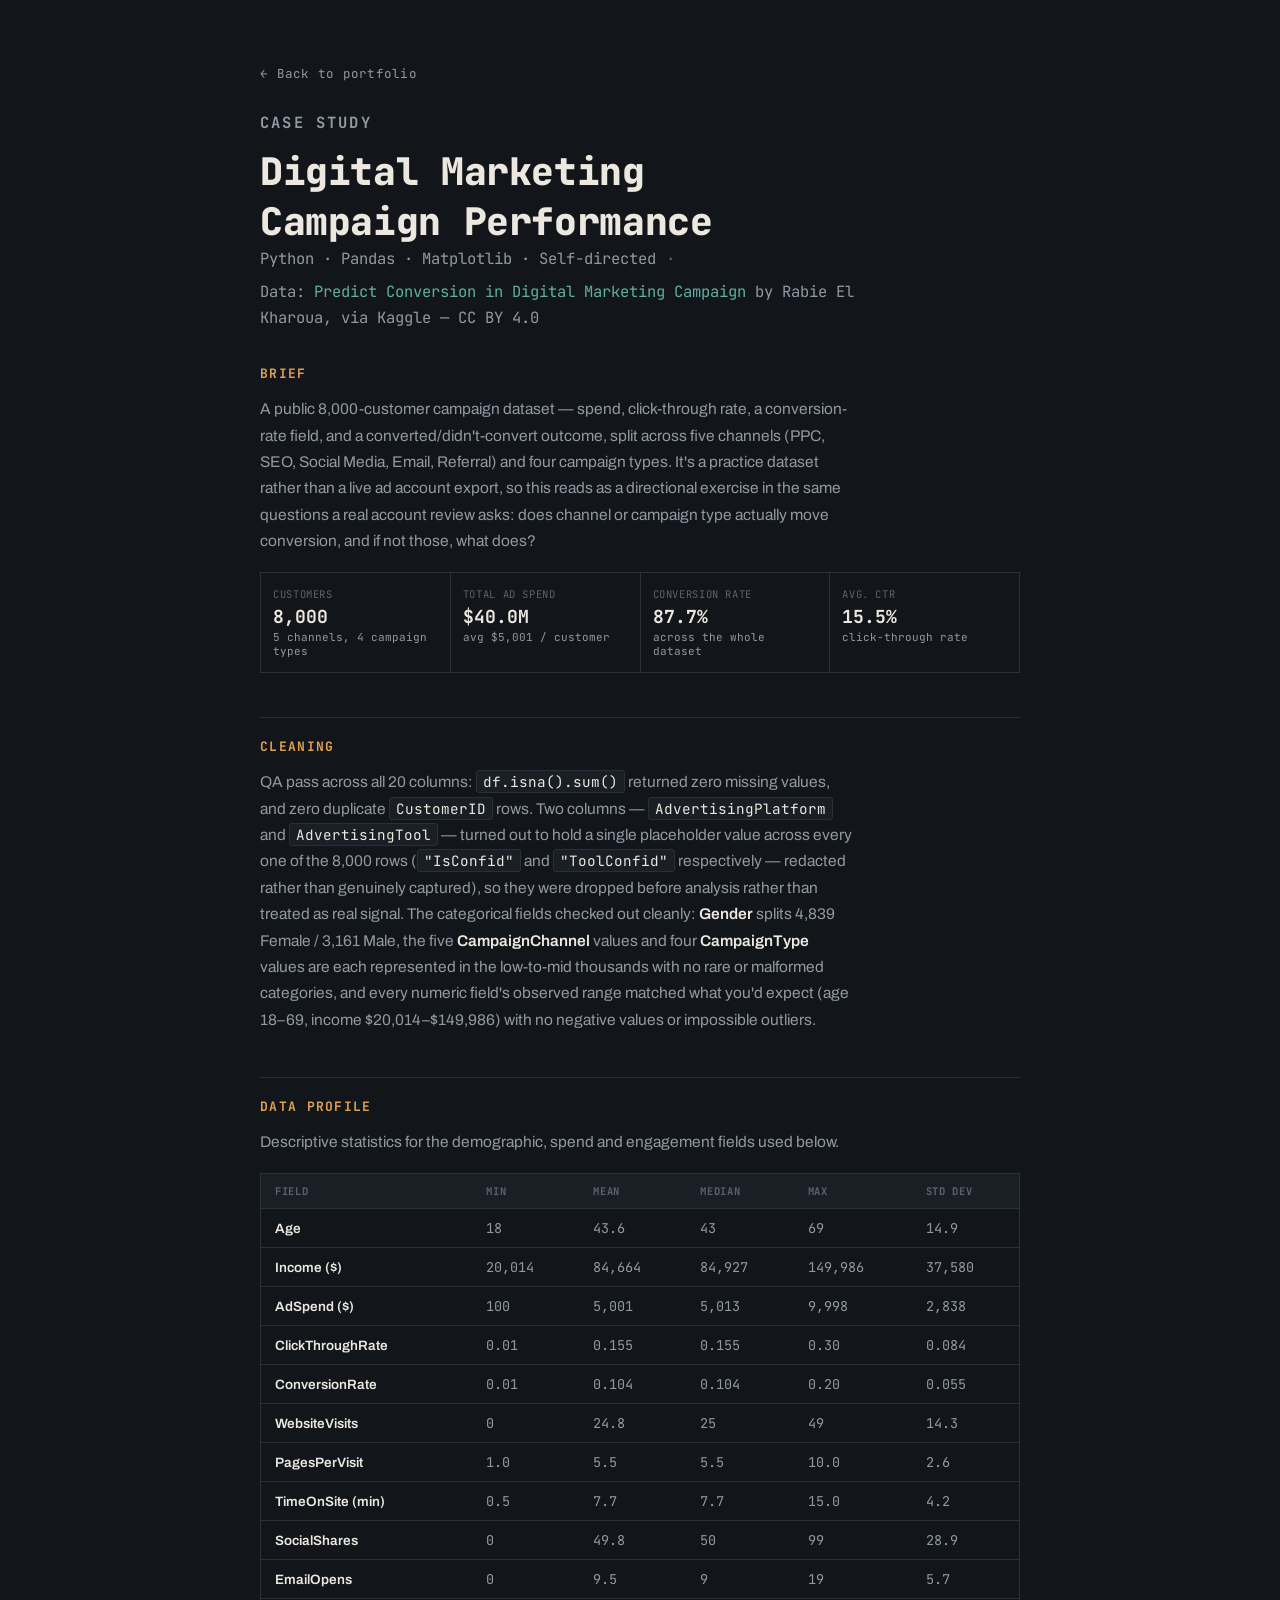
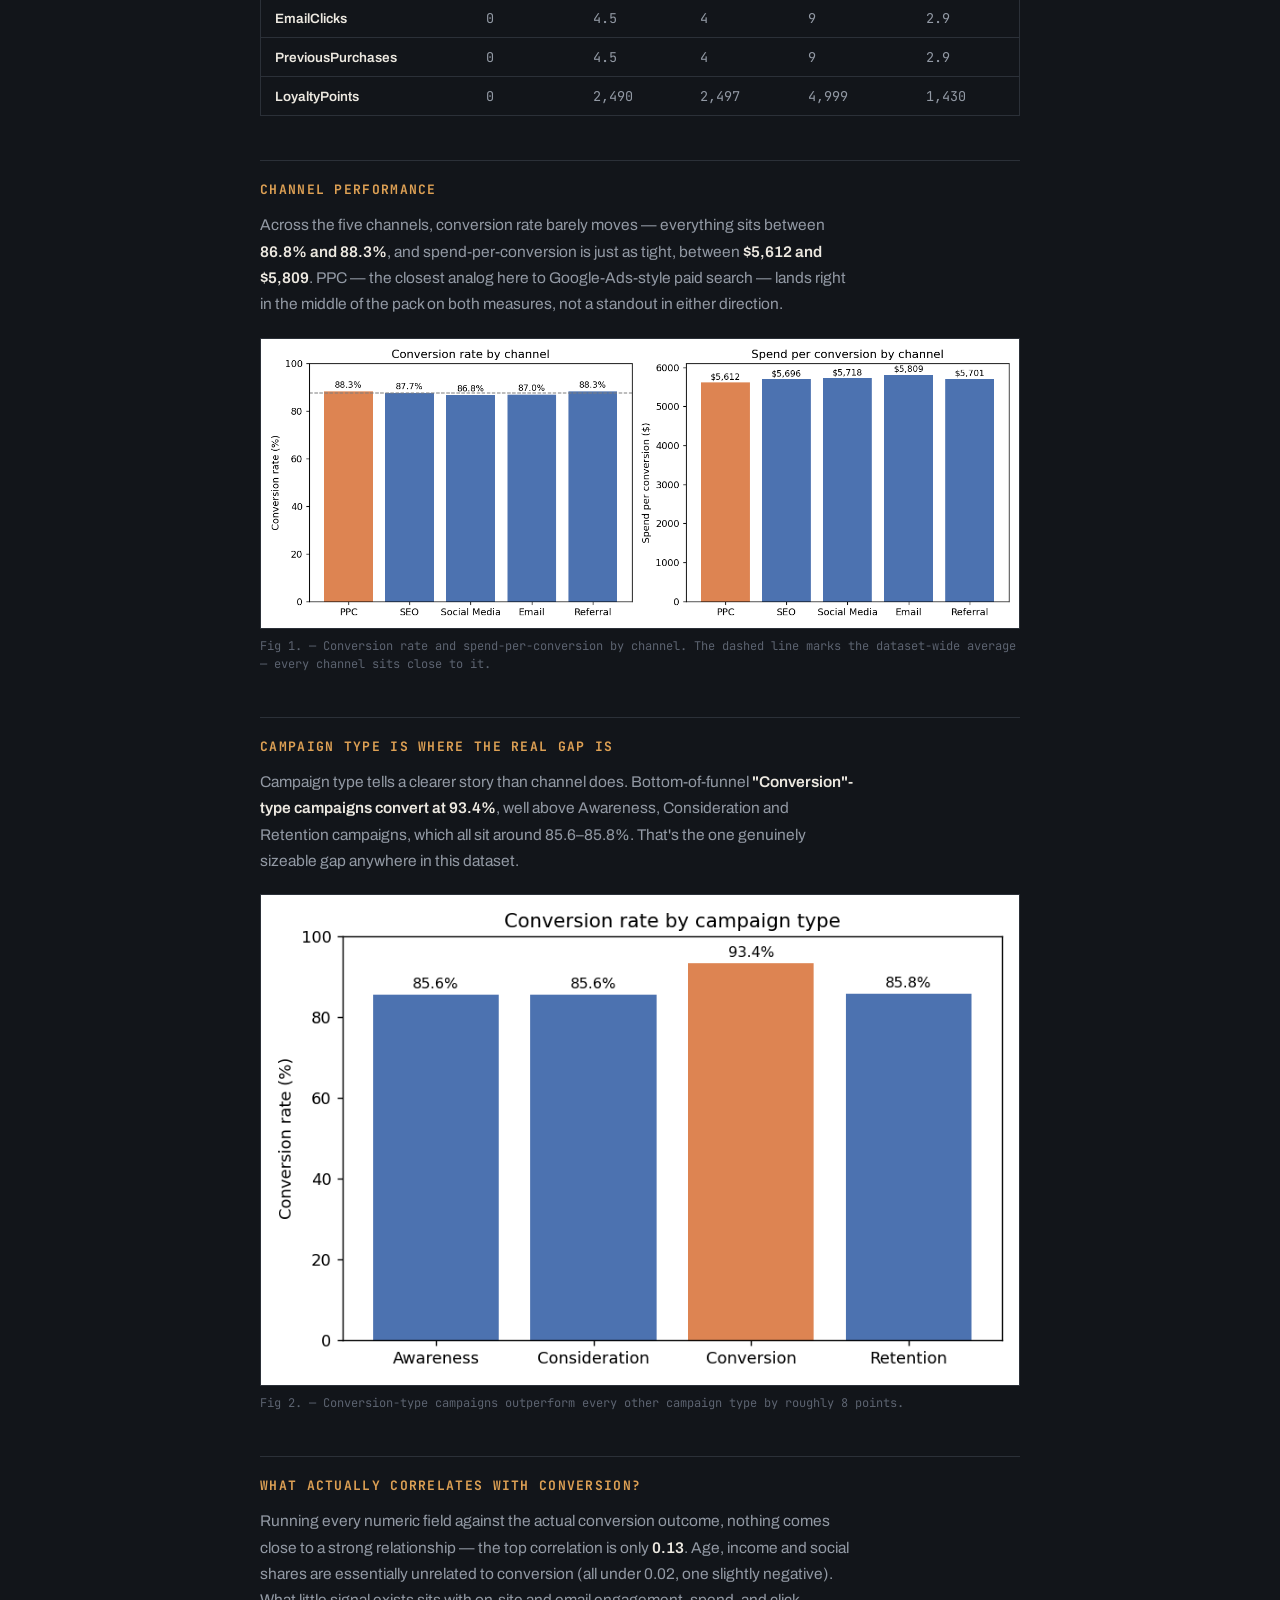
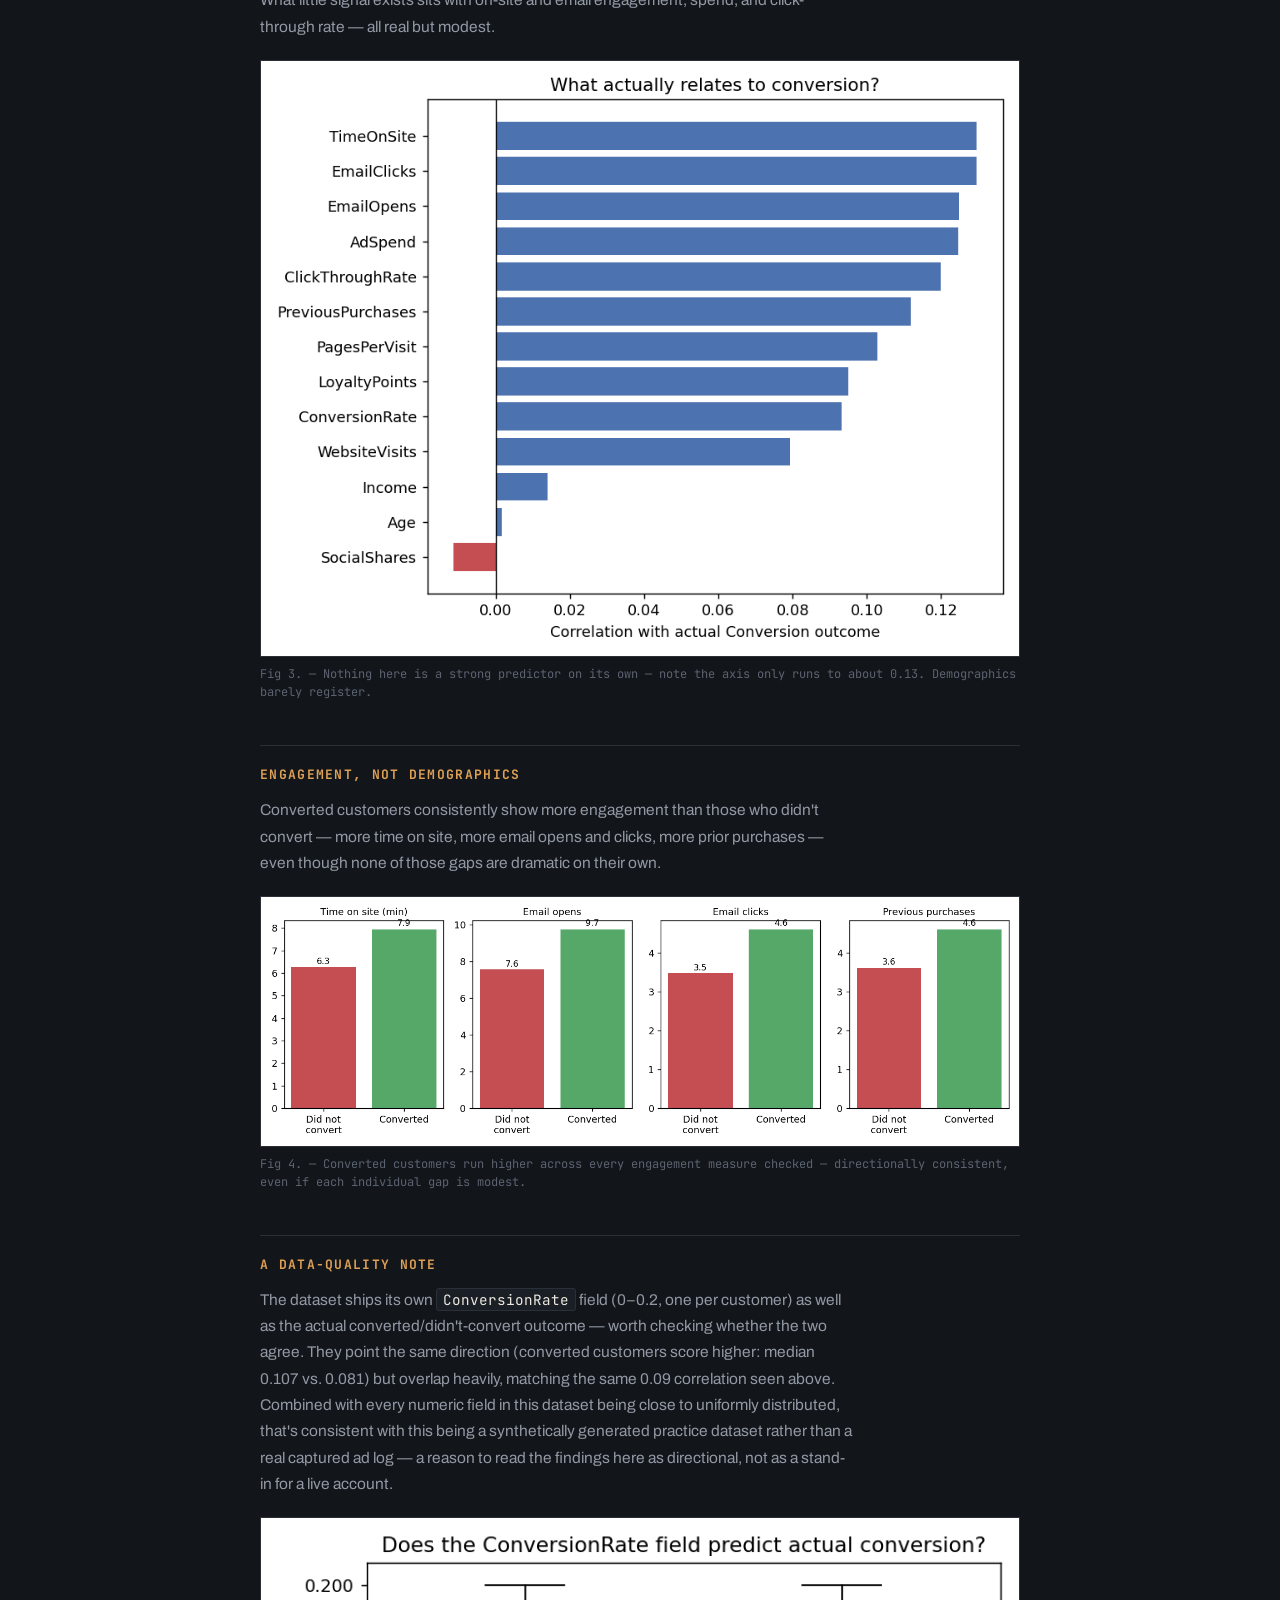
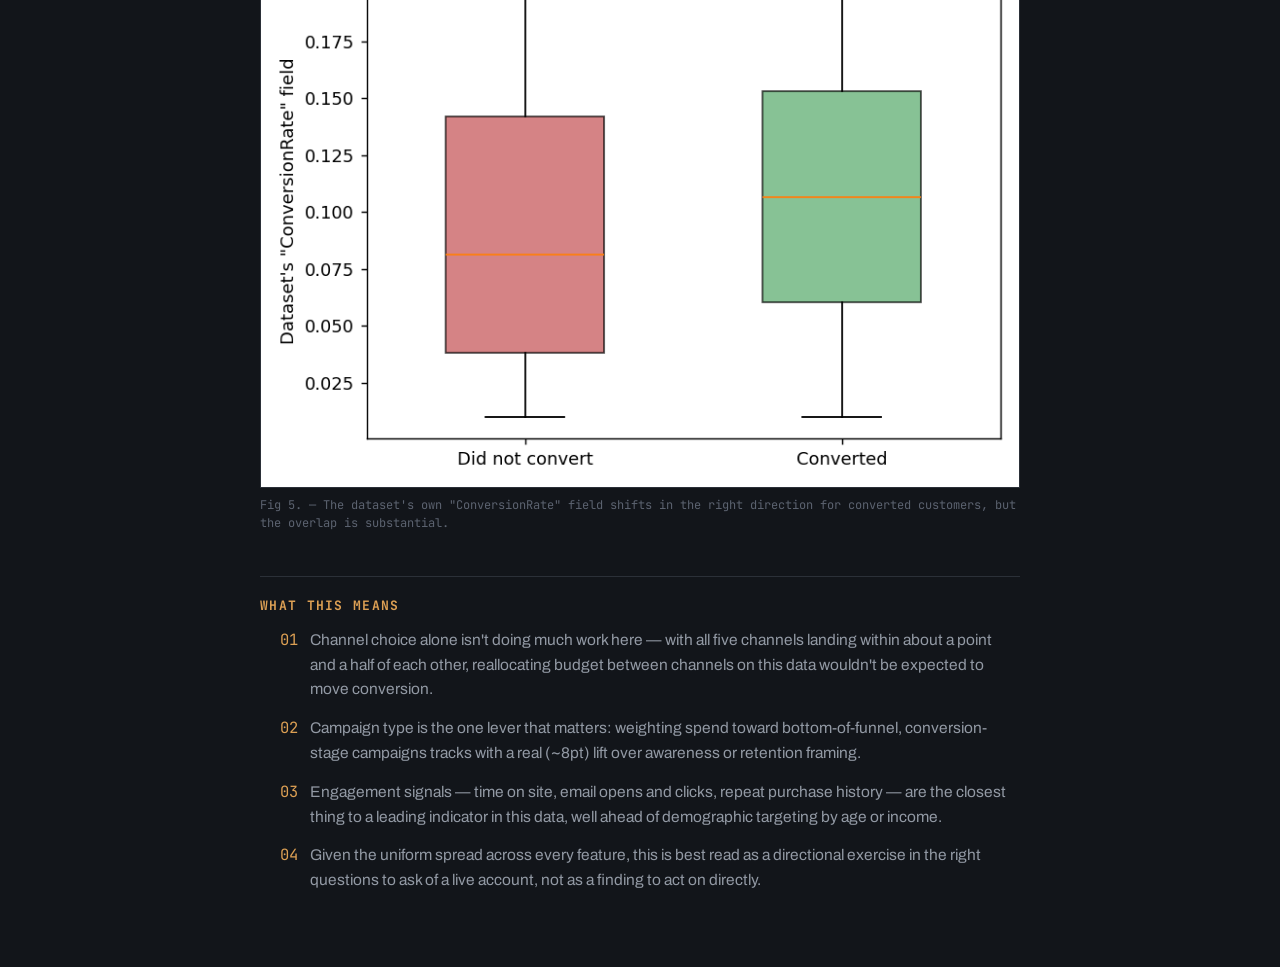
<file: case-studies/digital-marketing-campaign-performance.html>
<!doctype html>
<html lang="en">
<head>
<meta charset="utf-8">
<meta name="viewport" content="width=device-width, initial-scale=1">
<title>Digital Marketing Campaign Performance — Salai Hang</title>
<link rel="icon" href="../favicon.svg" type="image/svg+xml">
<link rel="stylesheet" href="../style.css">
</head>
<body>
<div class="wrap case">

  <a class="backlink" href="../index.html">← Back to portfolio</a>

  <div class="case-head">
    <p class="section-label">Case Study</p>
    <h1>Digital Marketing Campaign Performance</h1>
    <p class="case-meta">
      <span>Python · Pandas · Matplotlib · Self-directed</span>
      <span class="sep">·</span>
      <span>Data: <a href="https://www.kaggle.com/datasets/rabieelkharoua/predict-conversion-in-digital-marketing-dataset" target="_blank" rel="noopener">Predict Conversion in Digital Marketing Campaign</a> by Rabie El Kharoua, via Kaggle — CC BY 4.0</span>
    </p>
  </div>

  <article>

    <h2>Brief</h2>
    <p>
      A public 8,000-customer campaign dataset — spend, click-through rate, a conversion-rate
      field, and a converted/didn't-convert outcome, split across five channels (PPC, SEO, Social
      Media, Email, Referral) and four campaign types. It's a practice dataset rather than a live
      ad account export, so this reads as a directional exercise in the same questions a real
      account review asks: does channel or campaign type actually move conversion, and if not
      those, what does?
    </p>

    <div class="stat-grid">
      <div class="stat"><div class="stat-label">Customers</div><div class="stat-value">8,000</div><div class="stat-sub">5 channels, 4 campaign types</div></div>
      <div class="stat"><div class="stat-label">Total ad spend</div><div class="stat-value">$40.0M</div><div class="stat-sub">avg $5,001 / customer</div></div>
      <div class="stat"><div class="stat-label">Conversion rate</div><div class="stat-value">87.7%</div><div class="stat-sub">across the whole dataset</div></div>
      <div class="stat"><div class="stat-label">Avg. CTR</div><div class="stat-value">15.5%</div><div class="stat-sub">click-through rate</div></div>
    </div>

    <h2>Cleaning</h2>
    <p>
      QA pass across all 20 columns: <code>df.isna().sum()</code> returned zero missing values,
      and zero duplicate <code>CustomerID</code> rows. Two columns —
      <code>AdvertisingPlatform</code> and <code>AdvertisingTool</code> — turned out to hold a
      single placeholder value across every one of the 8,000 rows (<code>"IsConfid"</code> and
      <code>"ToolConfid"</code> respectively — redacted rather than genuinely captured), so they
      were dropped before analysis rather than treated as real signal. The categorical fields
      checked out cleanly: <strong>Gender</strong> splits 4,839 Female / 3,161 Male, the five
      <strong>CampaignChannel</strong> values and four <strong>CampaignType</strong> values are
      each represented in the low-to-mid thousands with no rare or malformed categories, and every
      numeric field's observed range matched what you'd expect (age 18–69, income
      $20,014–$149,986) with no negative values or impossible outliers.
    </p>

    <h2>Data profile</h2>
    <p>
      Descriptive statistics for the demographic, spend and engagement fields used below.
    </p>
    <div class="case-table-wrap">
      <table class="case-table">
        <thead><tr><th>Field</th><th>Min</th><th>Mean</th><th>Median</th><th>Max</th><th>Std dev</th></tr></thead>
        <tbody>
          <tr><td>Age</td><td>18</td><td>43.6</td><td>43</td><td>69</td><td>14.9</td></tr>
          <tr><td>Income ($)</td><td>20,014</td><td>84,664</td><td>84,927</td><td>149,986</td><td>37,580</td></tr>
          <tr><td>AdSpend ($)</td><td>100</td><td>5,001</td><td>5,013</td><td>9,998</td><td>2,838</td></tr>
          <tr><td>ClickThroughRate</td><td>0.01</td><td>0.155</td><td>0.155</td><td>0.30</td><td>0.084</td></tr>
          <tr><td>ConversionRate</td><td>0.01</td><td>0.104</td><td>0.104</td><td>0.20</td><td>0.055</td></tr>
          <tr><td>WebsiteVisits</td><td>0</td><td>24.8</td><td>25</td><td>49</td><td>14.3</td></tr>
          <tr><td>PagesPerVisit</td><td>1.0</td><td>5.5</td><td>5.5</td><td>10.0</td><td>2.6</td></tr>
          <tr><td>TimeOnSite (min)</td><td>0.5</td><td>7.7</td><td>7.7</td><td>15.0</td><td>4.2</td></tr>
          <tr><td>SocialShares</td><td>0</td><td>49.8</td><td>50</td><td>99</td><td>28.9</td></tr>
          <tr><td>EmailOpens</td><td>0</td><td>9.5</td><td>9</td><td>19</td><td>5.7</td></tr>
          <tr><td>EmailClicks</td><td>0</td><td>4.5</td><td>4</td><td>9</td><td>2.9</td></tr>
          <tr><td>PreviousPurchases</td><td>0</td><td>4.5</td><td>4</td><td>9</td><td>2.9</td></tr>
          <tr><td>LoyaltyPoints</td><td>0</td><td>2,490</td><td>2,497</td><td>4,999</td><td>1,430</td></tr>
        </tbody>
      </table>
    </div>

    <h2>Channel performance</h2>
    <p>
      Across the five channels, conversion rate barely moves — everything sits between
      <strong>86.8% and 88.3%</strong>, and spend-per-conversion is just as tight, between
      <strong>$5,612 and $5,809</strong>. PPC — the closest analog here to Google-Ads-style paid
      search — lands right in the middle of the pack on both measures, not a standout in either
      direction.
    </p>
    <figure>
      <img src="assets/dm-channel-performance.png" alt="Bar charts of conversion rate and spend per conversion across five marketing channels, all within a narrow range">
      <figcaption>Fig 1. — Conversion rate and spend-per-conversion by channel. The dashed line marks the dataset-wide average — every channel sits close to it.</figcaption>
    </figure>

    <h2>Campaign type is where the real gap is</h2>
    <p>
      Campaign type tells a clearer story than channel does. Bottom-of-funnel
      <strong>"Conversion"-type campaigns convert at 93.4%</strong>, well above Awareness,
      Consideration and Retention campaigns, which all sit around 85.6–85.8%. That's the one
      genuinely sizeable gap anywhere in this dataset.
    </p>
    <figure>
      <img src="assets/dm-campaign-type.png" alt="Bar chart of conversion rate by campaign type, with Conversion-type campaigns notably higher than Awareness, Consideration and Retention">
      <figcaption>Fig 2. — Conversion-type campaigns outperform every other campaign type by roughly 8 points.</figcaption>
    </figure>

    <h2>What actually correlates with conversion?</h2>
    <p>
      Running every numeric field against the actual conversion outcome, nothing comes close to a
      strong relationship — the top correlation is only <strong>0.13</strong>. Age, income and
      social shares are essentially unrelated to conversion (all under 0.02, one slightly
      negative). What little signal exists sits with on-site and email engagement, spend, and
      click-through rate — all real but modest.
    </p>
    <figure>
      <img src="assets/dm-correlation.png" alt="Horizontal bar chart of correlation between each feature and actual conversion outcome, all values weak and under 0.13">
      <figcaption>Fig 3. — Nothing here is a strong predictor on its own — note the axis only runs to about 0.13. Demographics barely register.</figcaption>
    </figure>

    <h2>Engagement, not demographics</h2>
    <p>
      Converted customers consistently show more engagement than those who didn't convert — more
      time on site, more email opens and clicks, more prior purchases — even though none of those
      gaps are dramatic on their own.
    </p>
    <figure>
      <img src="assets/dm-engagement.png" alt="Four bar charts comparing time on site, email opens, email clicks and previous purchases between converted and non-converted customers, all higher for converted customers">
      <figcaption>Fig 4. — Converted customers run higher across every engagement measure checked — directionally consistent, even if each individual gap is modest.</figcaption>
    </figure>

    <h2>A data-quality note</h2>
    <p>
      The dataset ships its own <code>ConversionRate</code> field (0–0.2, one per customer) as well
      as the actual converted/didn't-convert outcome — worth checking whether the two agree. They
      point the same direction (converted customers score higher: median 0.107 vs. 0.081) but
      overlap heavily, matching the same 0.09 correlation seen above. Combined with every numeric
      field in this dataset being close to uniformly distributed, that's consistent with this being
      a synthetically generated practice dataset rather than a real captured ad log — a reason to
      read the findings here as directional, not as a stand-in for a live account.
    </p>
    <figure>
      <img src="assets/dm-conversion-rate-box.png" alt="Box plot comparing the dataset's own ConversionRate field between customers who did and did not convert, showing heavy overlap with only a modest shift">
      <figcaption>Fig 5. — The dataset's own "ConversionRate" field shifts in the right direction for converted customers, but the overlap is substantial.</figcaption>
    </figure>

    <h2>What this means</h2>
    <ul class="reco-list">
      <li><span class="n">01</span><span>Channel choice alone isn't doing much work here — with all five channels landing within about a point and a half of each other, reallocating budget between channels on this data wouldn't be expected to move conversion.</span></li>
      <li><span class="n">02</span><span>Campaign type is the one lever that matters: weighting spend toward bottom-of-funnel, conversion-stage campaigns tracks with a real (~8pt) lift over awareness or retention framing.</span></li>
      <li><span class="n">03</span><span>Engagement signals — time on site, email opens and clicks, repeat purchase history — are the closest thing to a leading indicator in this data, well ahead of demographic targeting by age or income.</span></li>
      <li><span class="n">04</span><span>Given the uniform spread across every feature, this is best read as a directional exercise in the right questions to ask of a live account, not as a finding to act on directly.</span></li>
    </ul>

  </article>

</div>
</body>
</html>
</file>
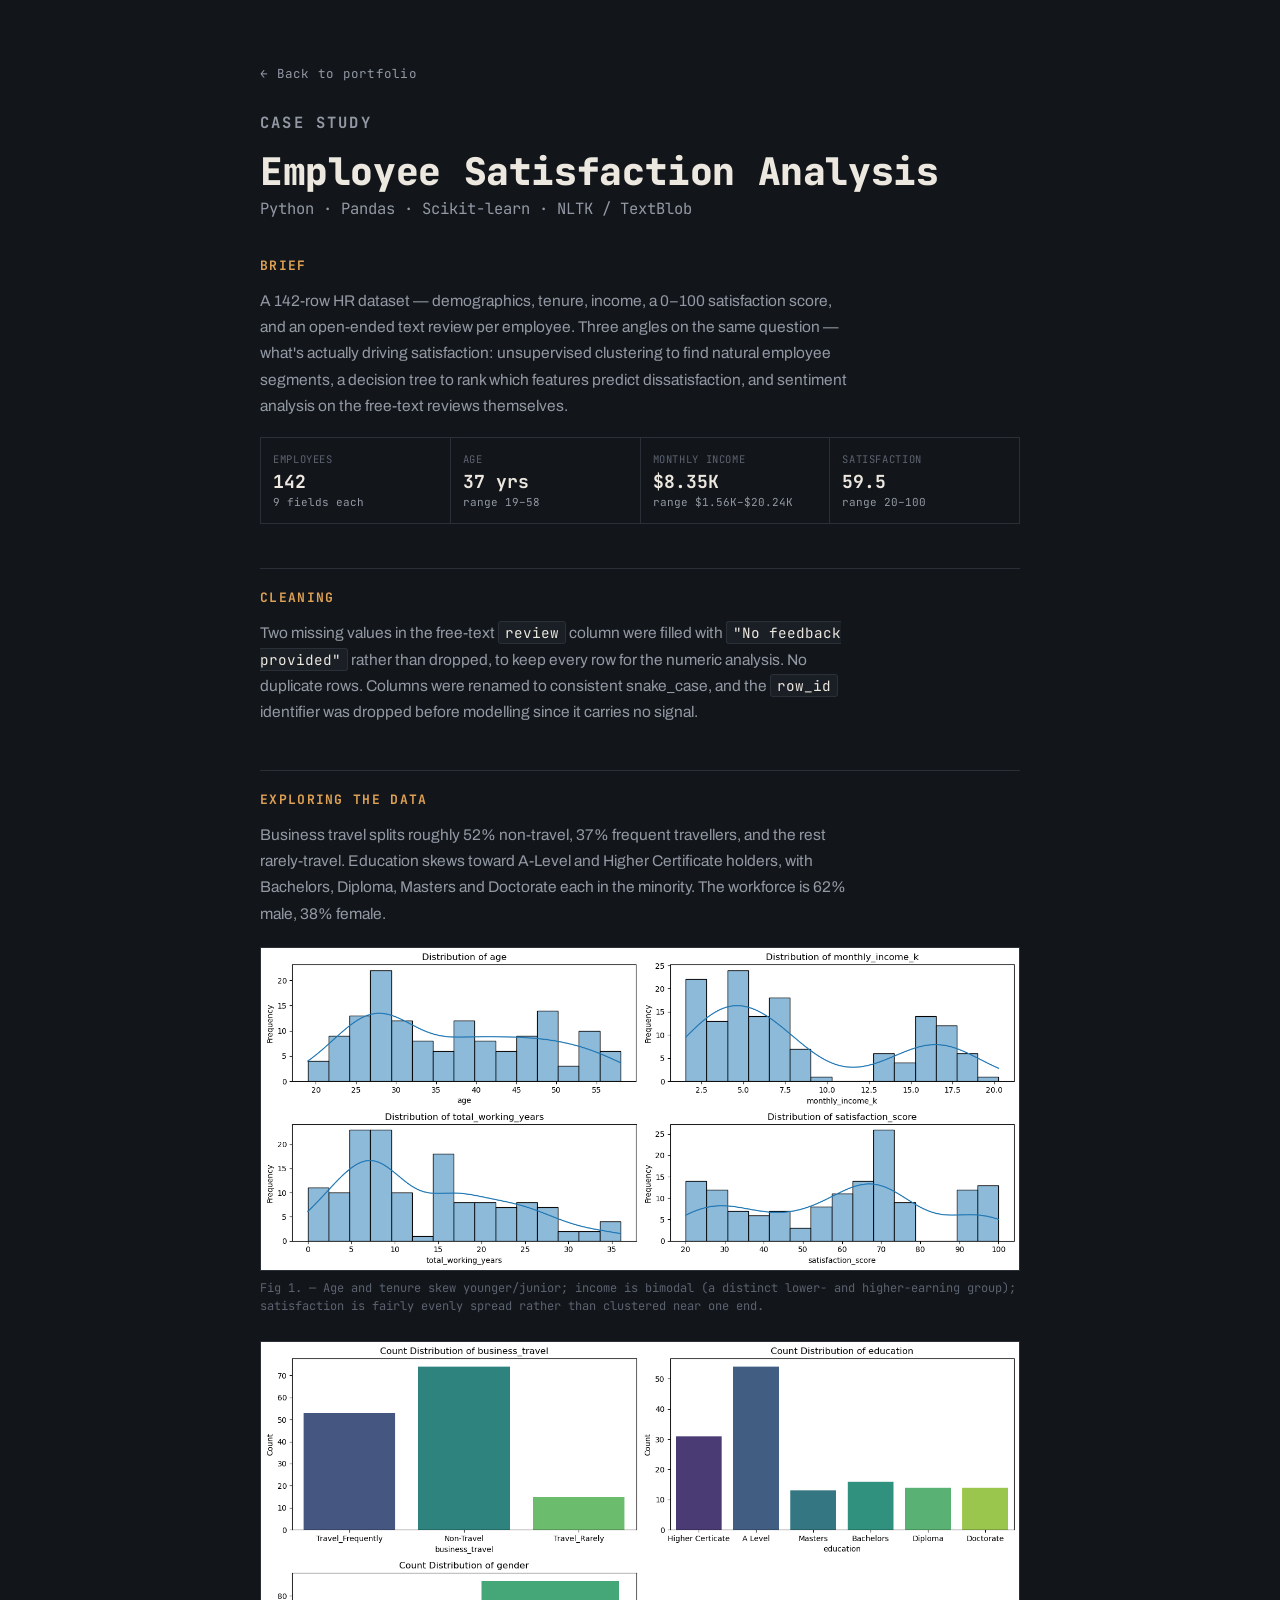
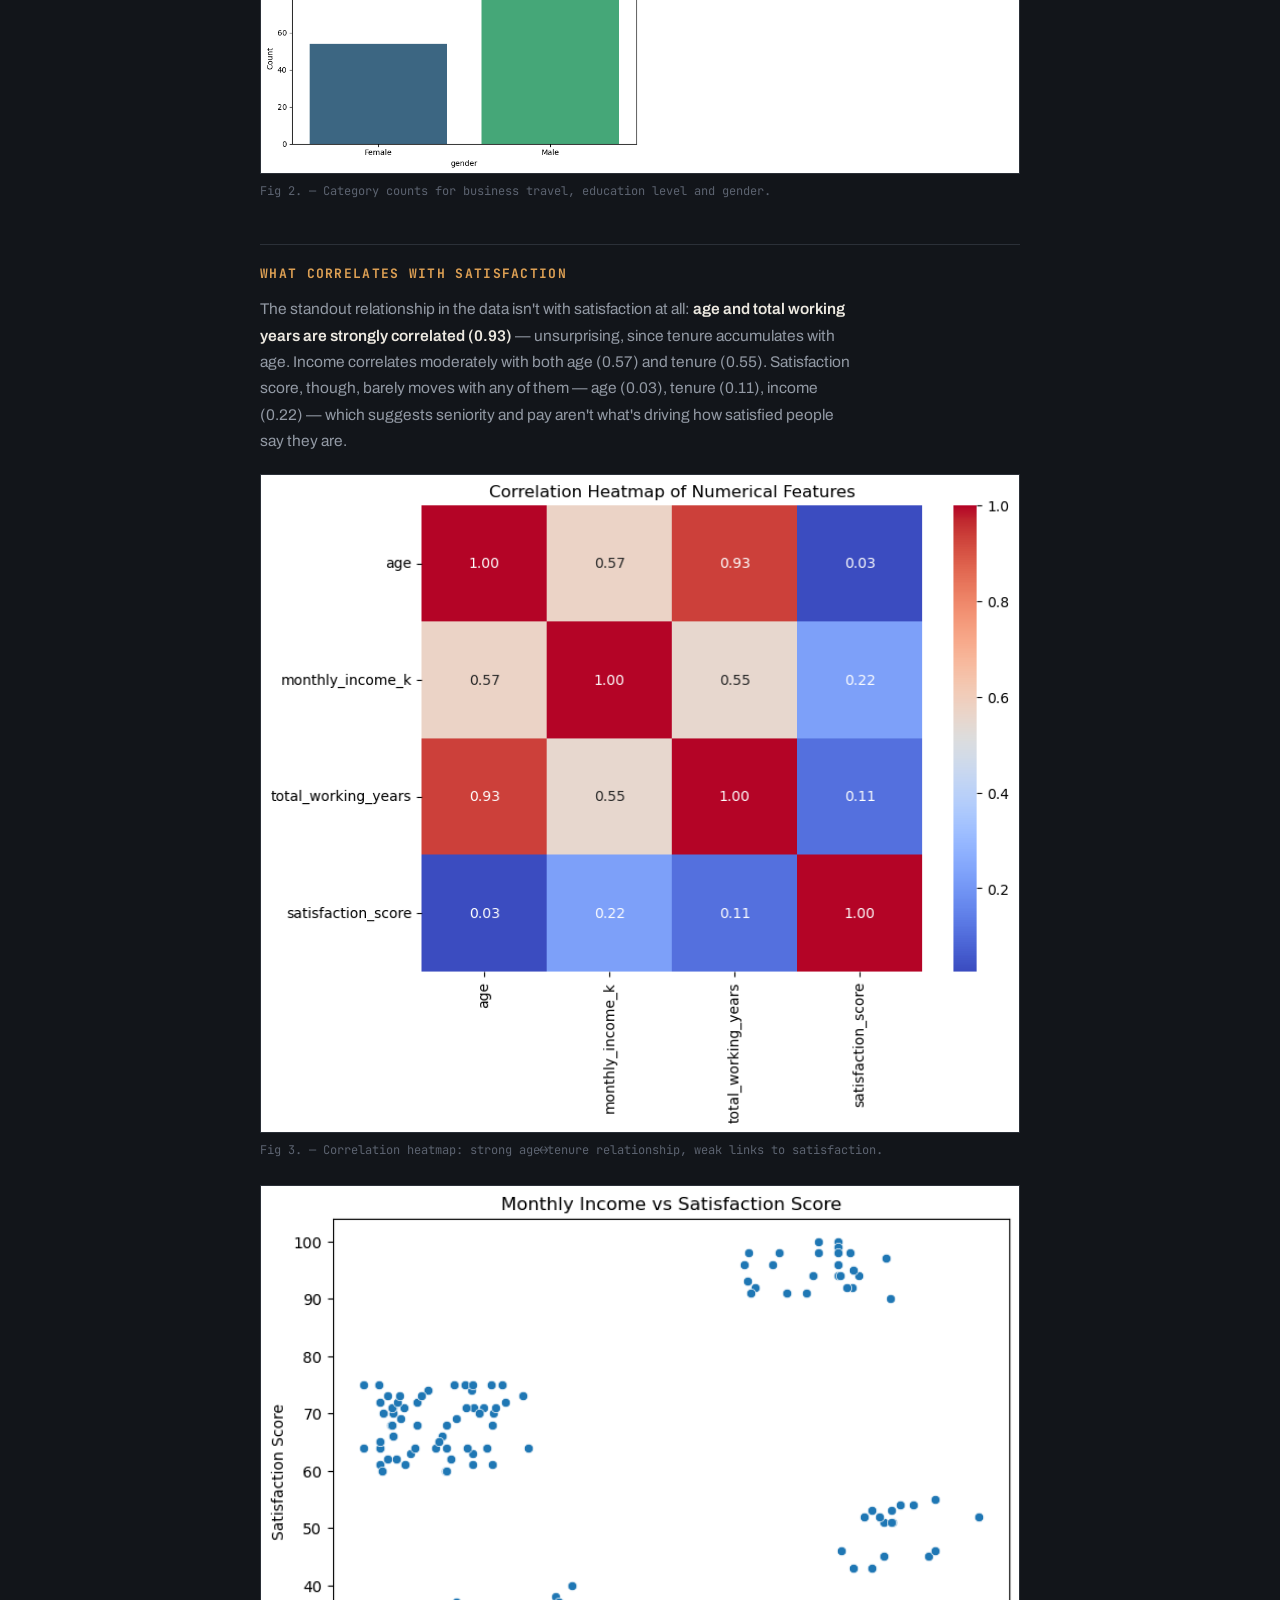
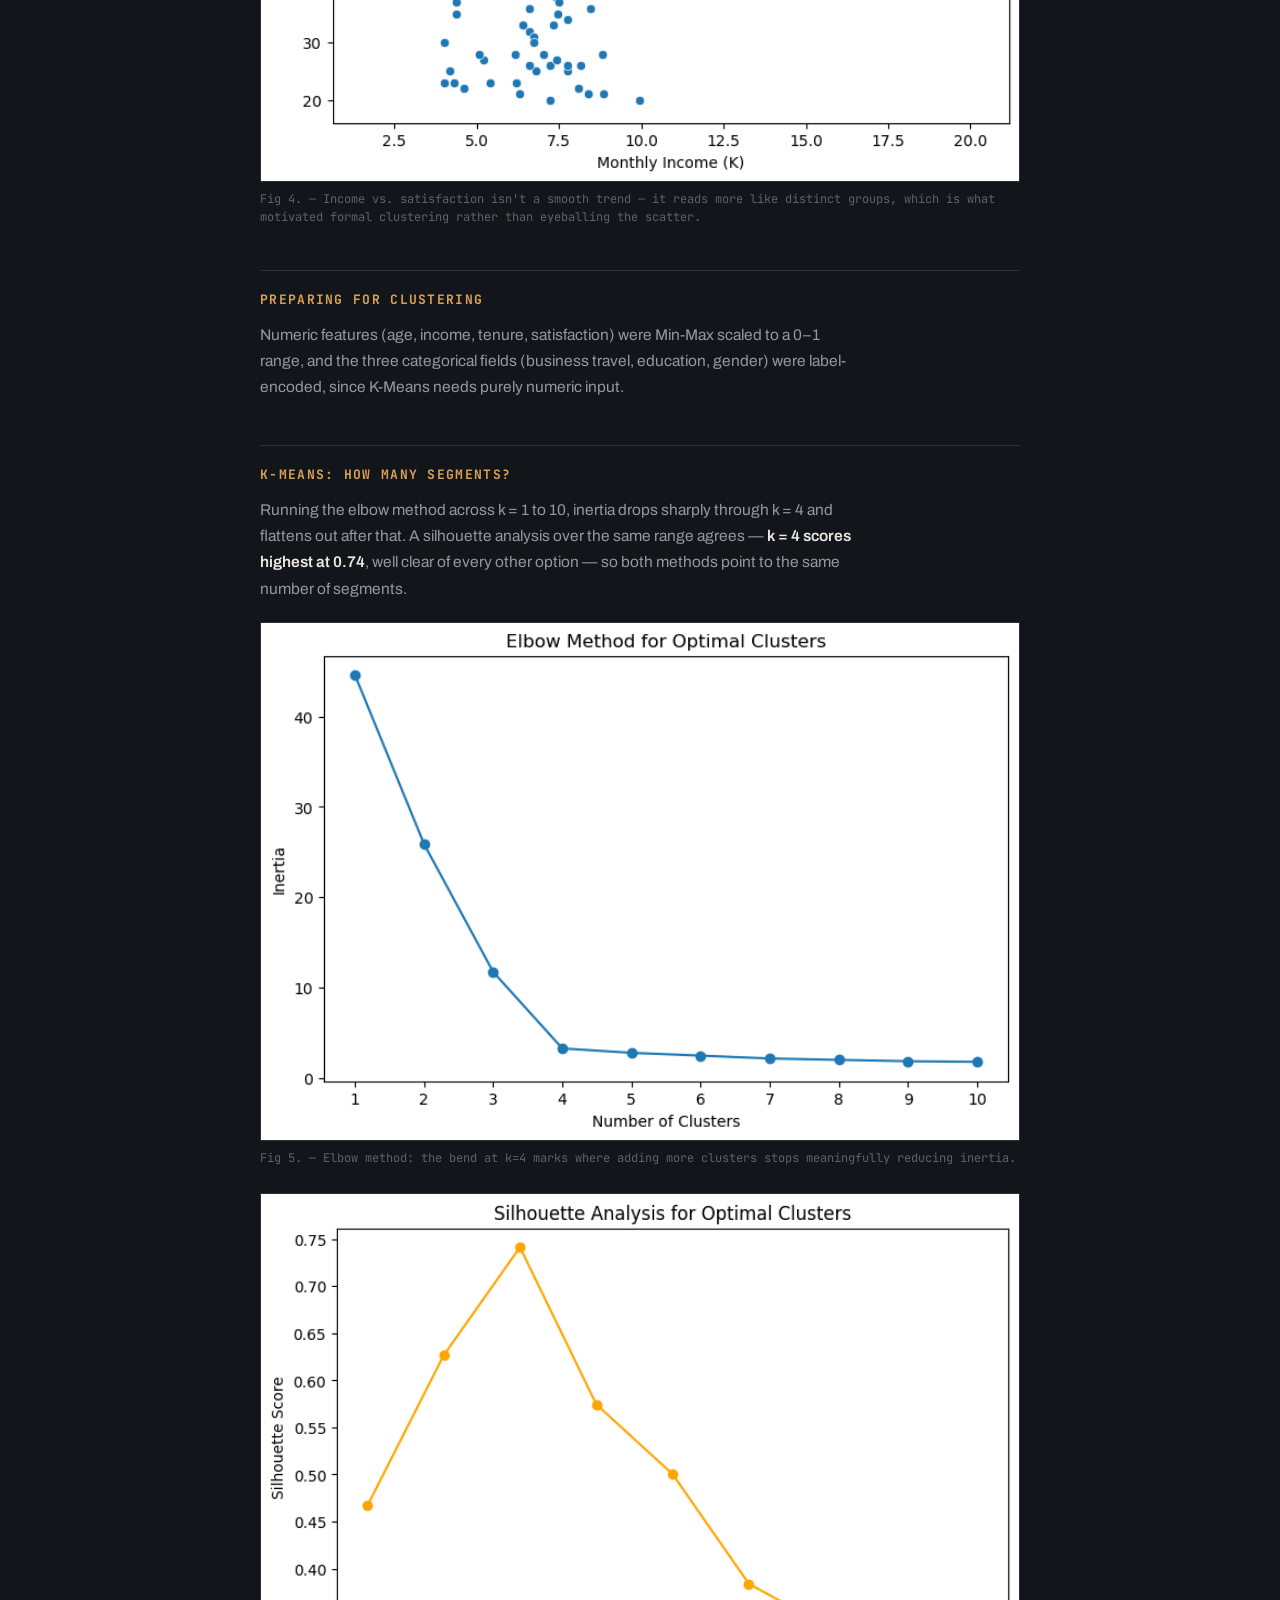
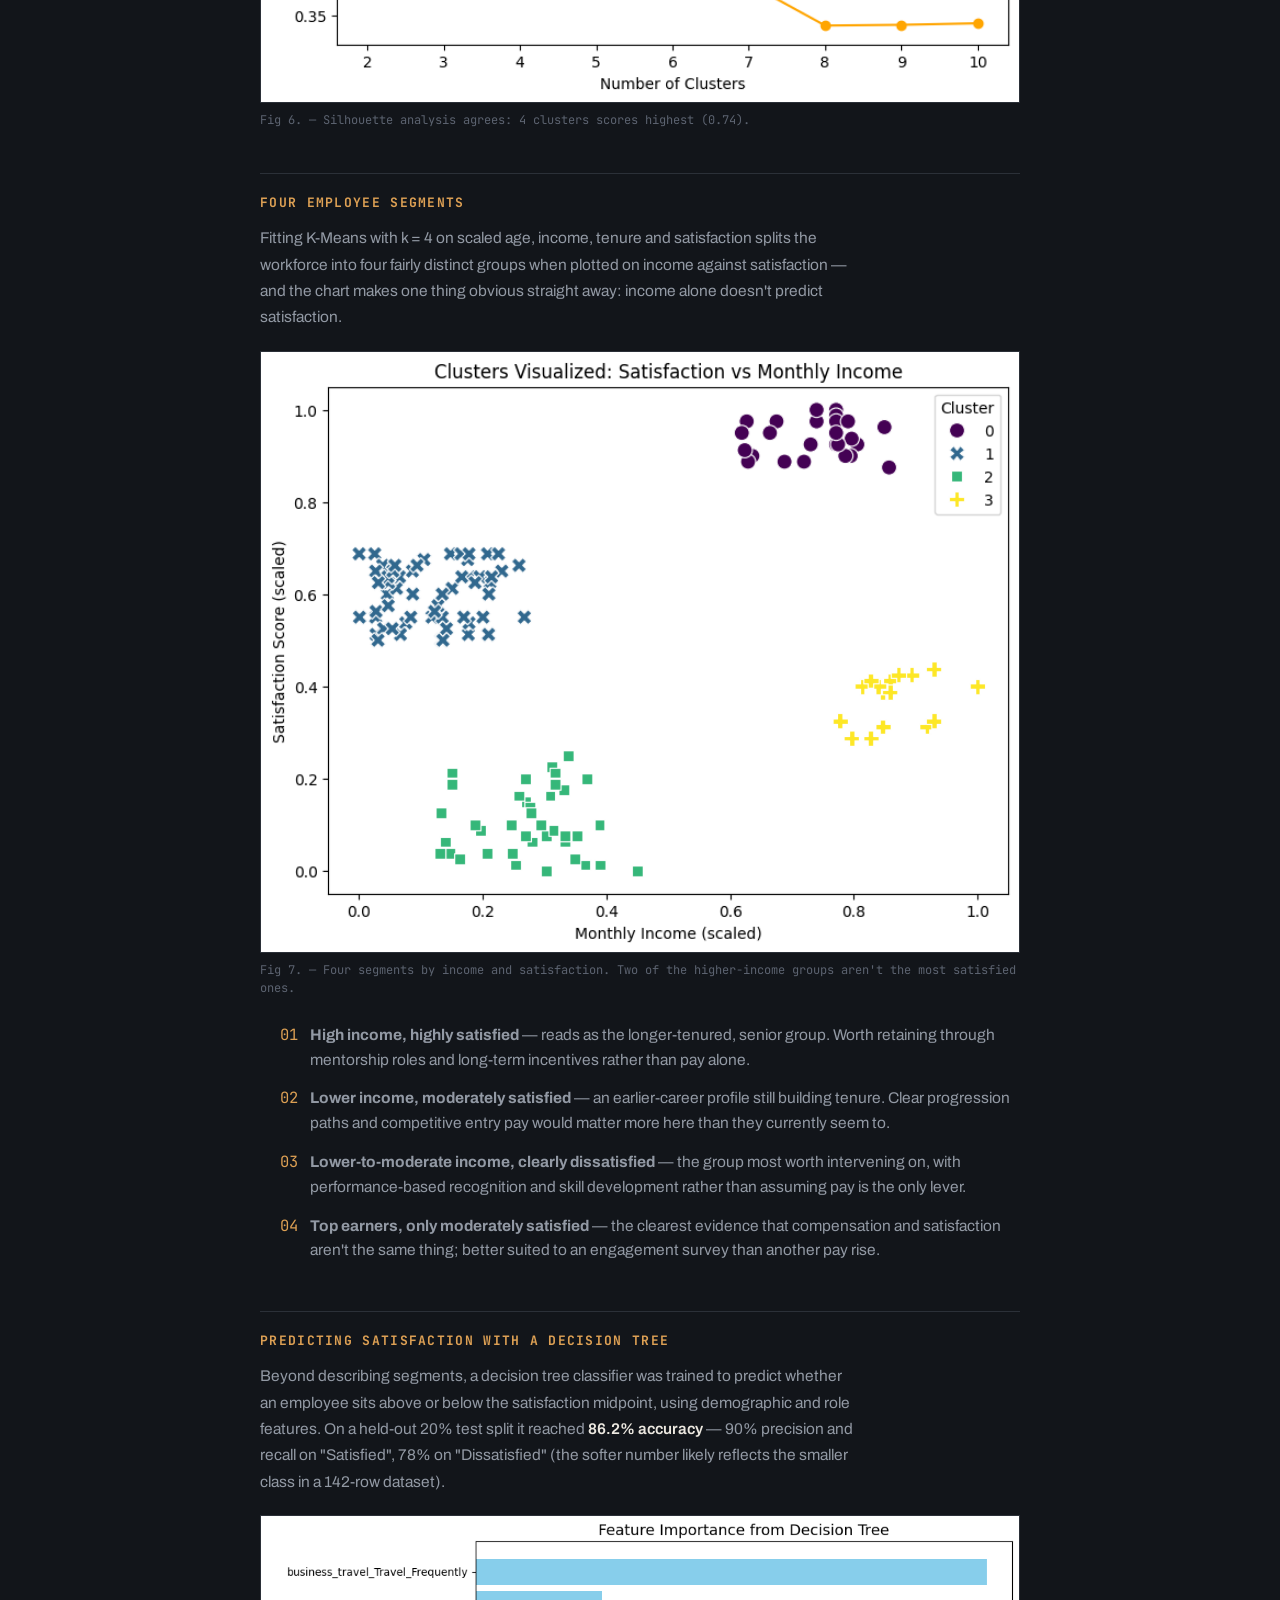
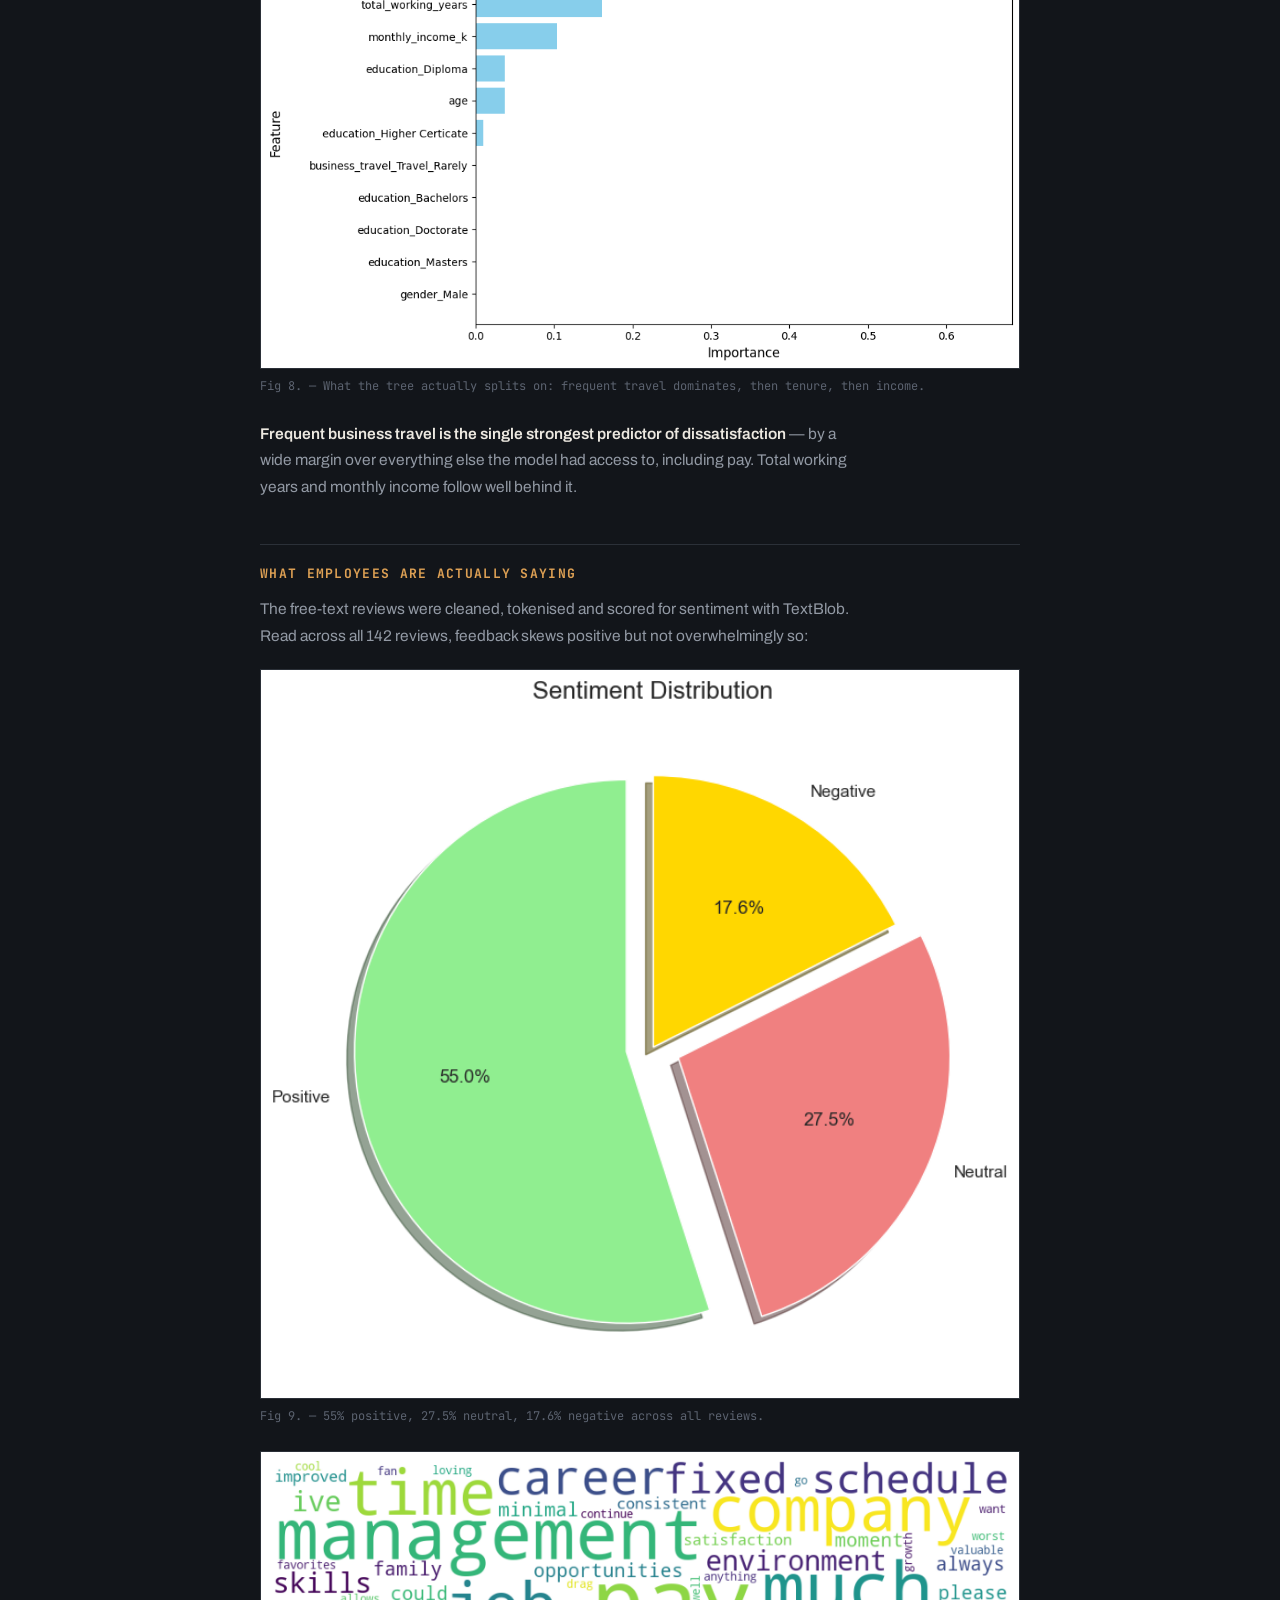
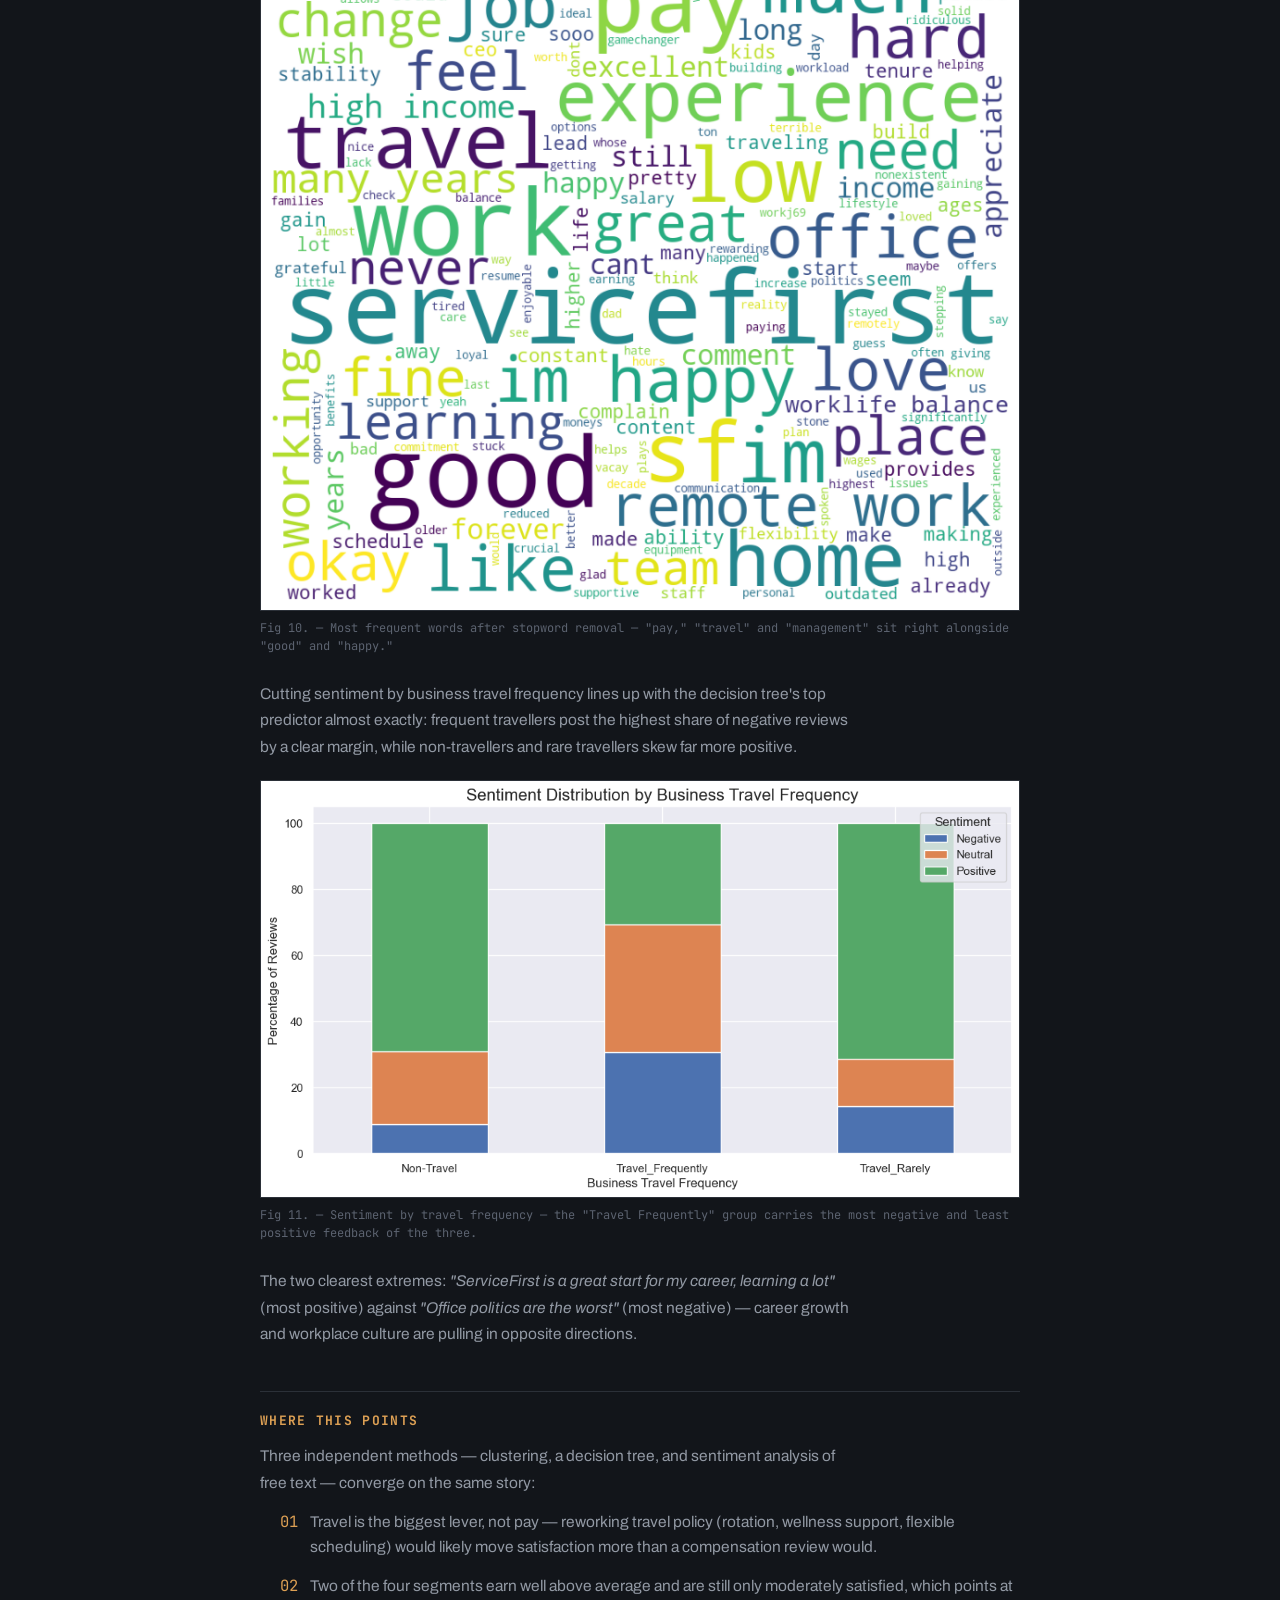
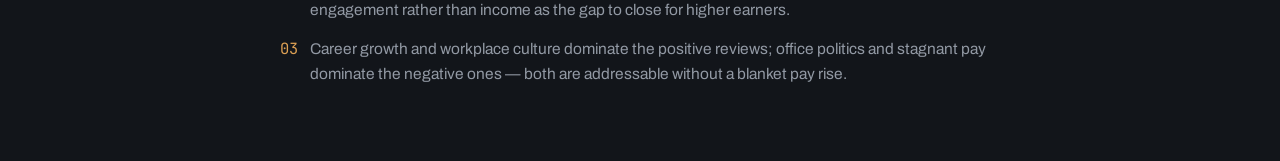
<file: case-studies/employee-satisfaction.html>
<!doctype html>
<html lang="en">
<head>
<meta charset="utf-8">
<meta name="viewport" content="width=device-width, initial-scale=1">
<title>Employee Satisfaction Analysis — Salai Hang</title>
<link rel="icon" href="../favicon.svg" type="image/svg+xml">
<link rel="stylesheet" href="../style.css">
</head>
<body>
<div class="wrap case">

  <a class="backlink" href="../index.html">← Back to portfolio</a>

  <div class="case-head">
    <p class="section-label">Case Study</p>
    <h1>Employee Satisfaction Analysis</h1>
    <p class="case-meta">
      <span>Python · Pandas · Scikit-learn · NLTK / TextBlob</span>
    </p>
  </div>

  <article>

    <h2>Brief</h2>
    <p>
      A 142-row HR dataset — demographics, tenure, income, a 0–100 satisfaction score, and an
      open-ended text review per employee. Three angles on the same question — what's actually
      driving satisfaction: unsupervised clustering to find natural employee segments, a decision
      tree to rank which features predict dissatisfaction, and sentiment analysis on the free-text
      reviews themselves.
    </p>

    <div class="stat-grid">
      <div class="stat"><div class="stat-label">Employees</div><div class="stat-value">142</div><div class="stat-sub">9 fields each</div></div>
      <div class="stat"><div class="stat-label">Age</div><div class="stat-value">37 yrs</div><div class="stat-sub">range 19–58</div></div>
      <div class="stat"><div class="stat-label">Monthly income</div><div class="stat-value">$8.35K</div><div class="stat-sub">range $1.56K–$20.24K</div></div>
      <div class="stat"><div class="stat-label">Satisfaction</div><div class="stat-value">59.5</div><div class="stat-sub">range 20–100</div></div>
    </div>

    <h2>Cleaning</h2>
    <p>
      Two missing values in the free-text <code>review</code> column were filled with
      <code>"No feedback provided"</code> rather than dropped, to keep every row for the numeric
      analysis. No duplicate rows. Columns were renamed to consistent snake_case, and the
      <code>row_id</code> identifier was dropped before modelling since it carries no signal.
    </p>

    <h2>Exploring the data</h2>
    <p>
      Business travel splits roughly 52% non-travel, 37% frequent travellers, and the rest
      rarely-travel. Education skews toward A-Level and Higher Certificate holders, with
      Bachelors, Diploma, Masters and Doctorate each in the minority. The workforce is 62% male,
      38% female.
    </p>
    <figure>
      <img src="assets/distributions.png" alt="Histograms of age, monthly income, total working years and satisfaction score">
      <figcaption>Fig 1. — Age and tenure skew younger/junior; income is bimodal (a distinct lower- and higher-earning group); satisfaction is fairly evenly spread rather than clustered near one end.</figcaption>
    </figure>
    <figure>
      <img src="assets/categorical.png" alt="Bar charts of business travel, education and gender counts">
      <figcaption>Fig 2. — Category counts for business travel, education level and gender.</figcaption>
    </figure>

    <h2>What correlates with satisfaction</h2>
    <p>
      The standout relationship in the data isn't with satisfaction at all: <strong>age and total
      working years are strongly correlated (0.93)</strong> — unsurprising, since tenure
      accumulates with age. Income correlates moderately with both age (0.57) and tenure (0.55).
      Satisfaction score, though, barely moves with any of them — age (0.03), tenure (0.11),
      income (0.22) — which suggests seniority and pay aren't what's driving how satisfied people
      say they are.
    </p>
    <figure>
      <img src="assets/correlation.png" alt="Correlation heatmap of age, monthly income, total working years and satisfaction score">
      <figcaption>Fig 3. — Correlation heatmap: strong age↔tenure relationship, weak links to satisfaction.</figcaption>
    </figure>
    <figure>
      <img src="assets/income-satisfaction.png" alt="Scatter plot of monthly income against satisfaction score">
      <figcaption>Fig 4. — Income vs. satisfaction isn't a smooth trend — it reads more like distinct groups, which is what motivated formal clustering rather than eyeballing the scatter.</figcaption>
    </figure>

    <h2>Preparing for clustering</h2>
    <p>
      Numeric features (age, income, tenure, satisfaction) were Min-Max scaled to a 0–1 range, and
      the three categorical fields (business travel, education, gender) were label-encoded, since
      K-Means needs purely numeric input.
    </p>

    <h2>K-Means: how many segments?</h2>
    <p>
      Running the elbow method across k = 1 to 10, inertia drops sharply through k = 4 and
      flattens out after that. A silhouette analysis over the same range agrees —
      <strong>k = 4 scores highest at 0.74</strong>, well clear of every other option — so both
      methods point to the same number of segments.
    </p>
    <figure>
      <img src="assets/elbow.png" alt="Elbow method plot showing inertia against number of clusters">
      <figcaption>Fig 5. — Elbow method: the bend at k=4 marks where adding more clusters stops meaningfully reducing inertia.</figcaption>
    </figure>
    <figure>
      <img src="assets/silhouette.png" alt="Silhouette score plot peaking at 4 clusters">
      <figcaption>Fig 6. — Silhouette analysis agrees: 4 clusters scores highest (0.74).</figcaption>
    </figure>

    <h2>Four employee segments</h2>
    <p>
      Fitting K-Means with k = 4 on scaled age, income, tenure and satisfaction splits the
      workforce into four fairly distinct groups when plotted on income against satisfaction —
      and the chart makes one thing obvious straight away: income alone doesn't predict
      satisfaction.
    </p>
    <figure>
      <img src="assets/cluster-scatter.png" alt="Scatter plot of the four K-Means clusters by monthly income and satisfaction score">
      <figcaption>Fig 7. — Four segments by income and satisfaction. Two of the higher-income groups aren't the most satisfied ones.</figcaption>
    </figure>
    <ul class="reco-list">
      <li><span class="n">01</span><span><strong>High income, highly satisfied</strong> — reads as the longer-tenured, senior group. Worth retaining through mentorship roles and long-term incentives rather than pay alone.</span></li>
      <li><span class="n">02</span><span><strong>Lower income, moderately satisfied</strong> — an earlier-career profile still building tenure. Clear progression paths and competitive entry pay would matter more here than they currently seem to.</span></li>
      <li><span class="n">03</span><span><strong>Lower-to-moderate income, clearly dissatisfied</strong> — the group most worth intervening on, with performance-based recognition and skill development rather than assuming pay is the only lever.</span></li>
      <li><span class="n">04</span><span><strong>Top earners, only moderately satisfied</strong> — the clearest evidence that compensation and satisfaction aren't the same thing; better suited to an engagement survey than another pay rise.</span></li>
    </ul>

    <h2>Predicting satisfaction with a decision tree</h2>
    <p>
      Beyond describing segments, a decision tree classifier was trained to predict whether an
      employee sits above or below the satisfaction midpoint, using demographic and role features.
      On a held-out 20% test split it reached <strong>86.2% accuracy</strong> — 90% precision and
      recall on "Satisfied", 78% on "Dissatisfied" (the softer number likely reflects the smaller
      class in a 142-row dataset).
    </p>
    <figure>
      <img src="assets/feature-importance.png" alt="Bar chart of decision tree feature importances, led by frequent business travel">
      <figcaption>Fig 8. — What the tree actually splits on: frequent travel dominates, then tenure, then income.</figcaption>
    </figure>
    <p>
      <strong>Frequent business travel is the single strongest predictor of dissatisfaction</strong>
      — by a wide margin over everything else the model had access to, including pay. Total
      working years and monthly income follow well behind it.
    </p>

    <h2>What employees are actually saying</h2>
    <p>
      The free-text reviews were cleaned, tokenised and scored for sentiment with TextBlob. Read
      across all 142 reviews, feedback skews positive but not overwhelmingly so:
    </p>
    <figure>
      <img src="assets/sentiment-pie.png" alt="Pie chart of sentiment distribution across employee reviews: 55% positive, 27.5% neutral, 17.6% negative">
      <figcaption>Fig 9. — 55% positive, 27.5% neutral, 17.6% negative across all reviews.</figcaption>
    </figure>
    <figure>
      <img src="assets/wordcloud.png" alt="Word cloud of the most frequent words in employee feedback, dominated by work, pay, travel, management and good">
      <figcaption>Fig 10. — Most frequent words after stopword removal — "pay," "travel" and "management" sit right alongside "good" and "happy."</figcaption>
    </figure>
    <p>
      Cutting sentiment by business travel frequency lines up with the decision tree's top
      predictor almost exactly: frequent travellers post the highest share of negative reviews by
      a clear margin, while non-travellers and rare travellers skew far more positive.
    </p>
    <figure>
      <img src="assets/sentiment-travel.png" alt="Stacked bar chart of sentiment share by business travel frequency, with Travel Frequently showing the most negative sentiment">
      <figcaption>Fig 11. — Sentiment by travel frequency — the "Travel Frequently" group carries the most negative and least positive feedback of the three.</figcaption>
    </figure>
    <p>
      The two clearest extremes: <em>"ServiceFirst is a great start for my career, learning a
      lot"</em> (most positive) against <em>"Office politics are the worst"</em> (most negative)
      — career growth and workplace culture are pulling in opposite directions.
    </p>

    <h2>Where this points</h2>
    <p>Three independent methods — clustering, a decision tree, and sentiment analysis of free text — converge on the same story:</p>
    <ul class="reco-list">
      <li><span class="n">01</span> Travel is the biggest lever, not pay — reworking travel policy (rotation, wellness support, flexible scheduling) would likely move satisfaction more than a compensation review would.</li>
      <li><span class="n">02</span> Two of the four segments earn well above average and are still only moderately satisfied, which points at engagement rather than income as the gap to close for higher earners.</li>
      <li><span class="n">03</span> Career growth and workplace culture dominate the positive reviews; office politics and stagnant pay dominate the negative ones — both are addressable without a blanket pay rise.</li>
    </ul>

  </article>

</div>
</body>
</html>
</file>
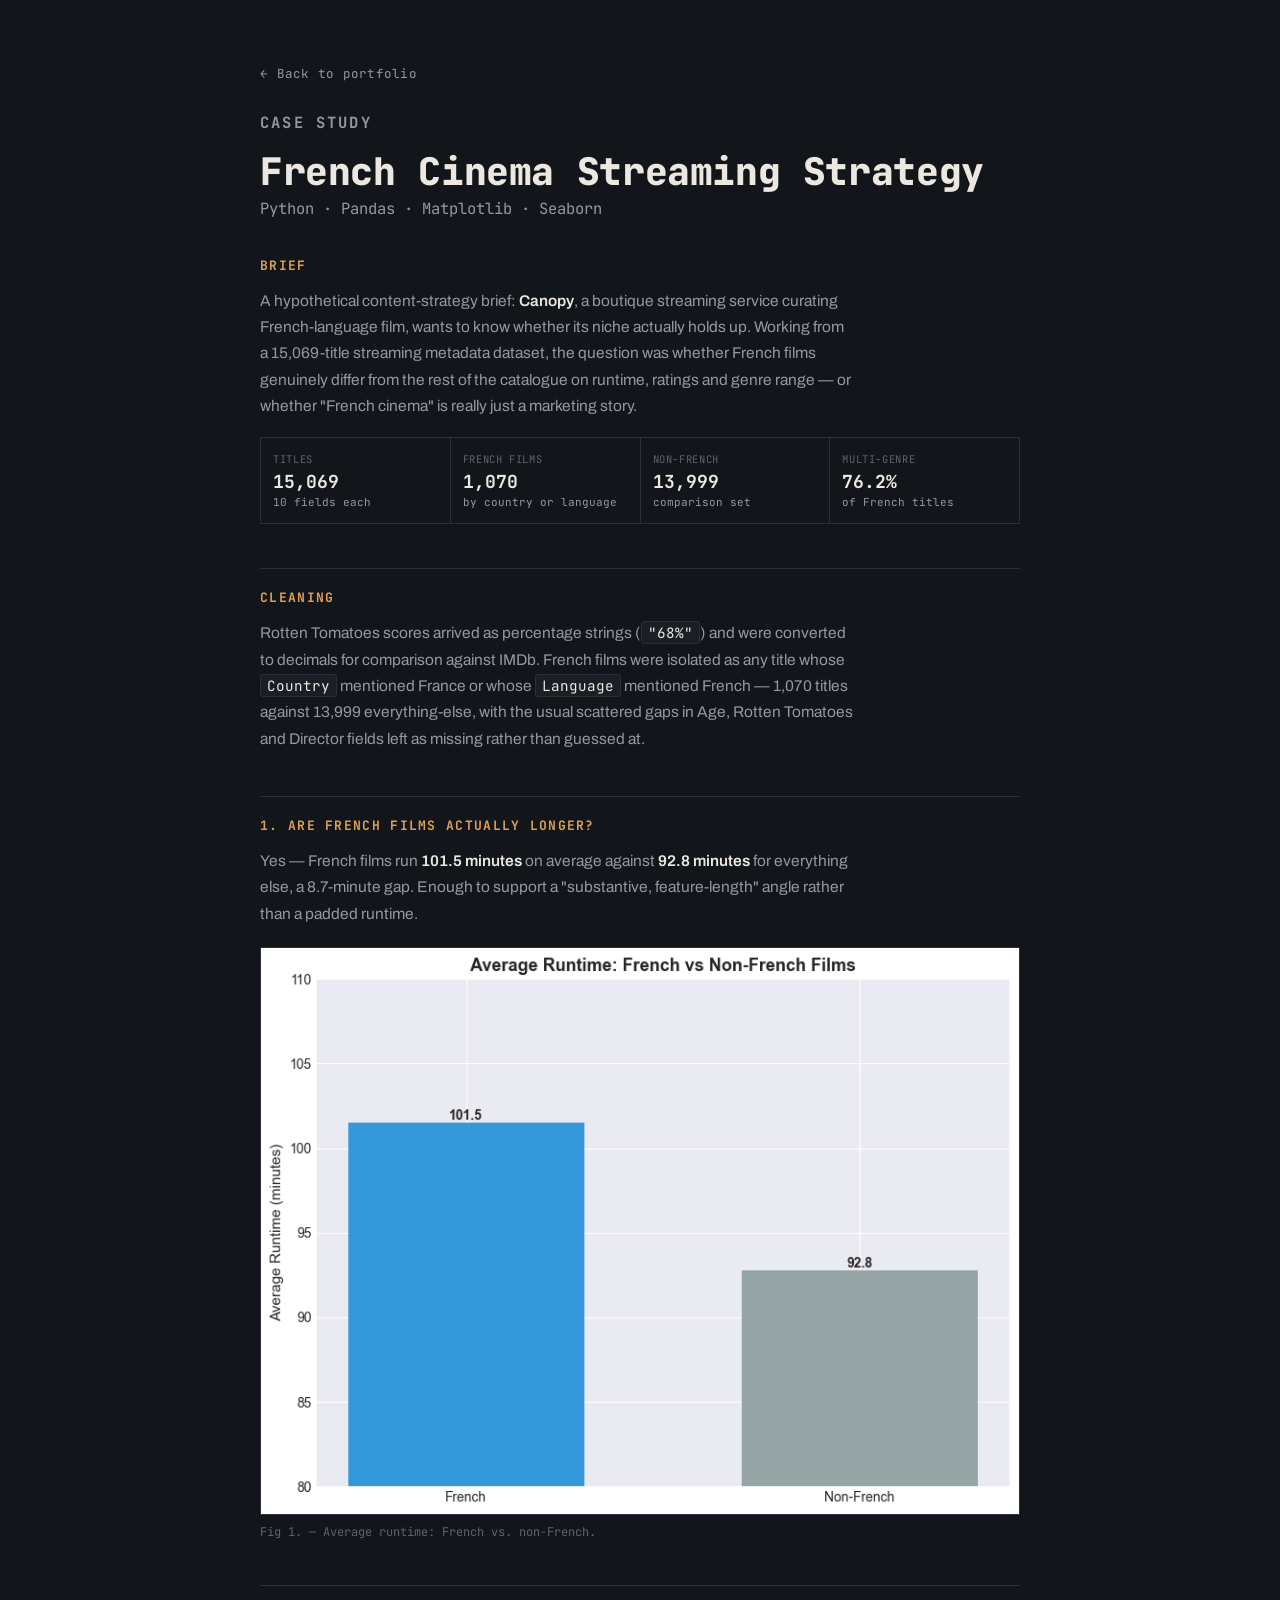
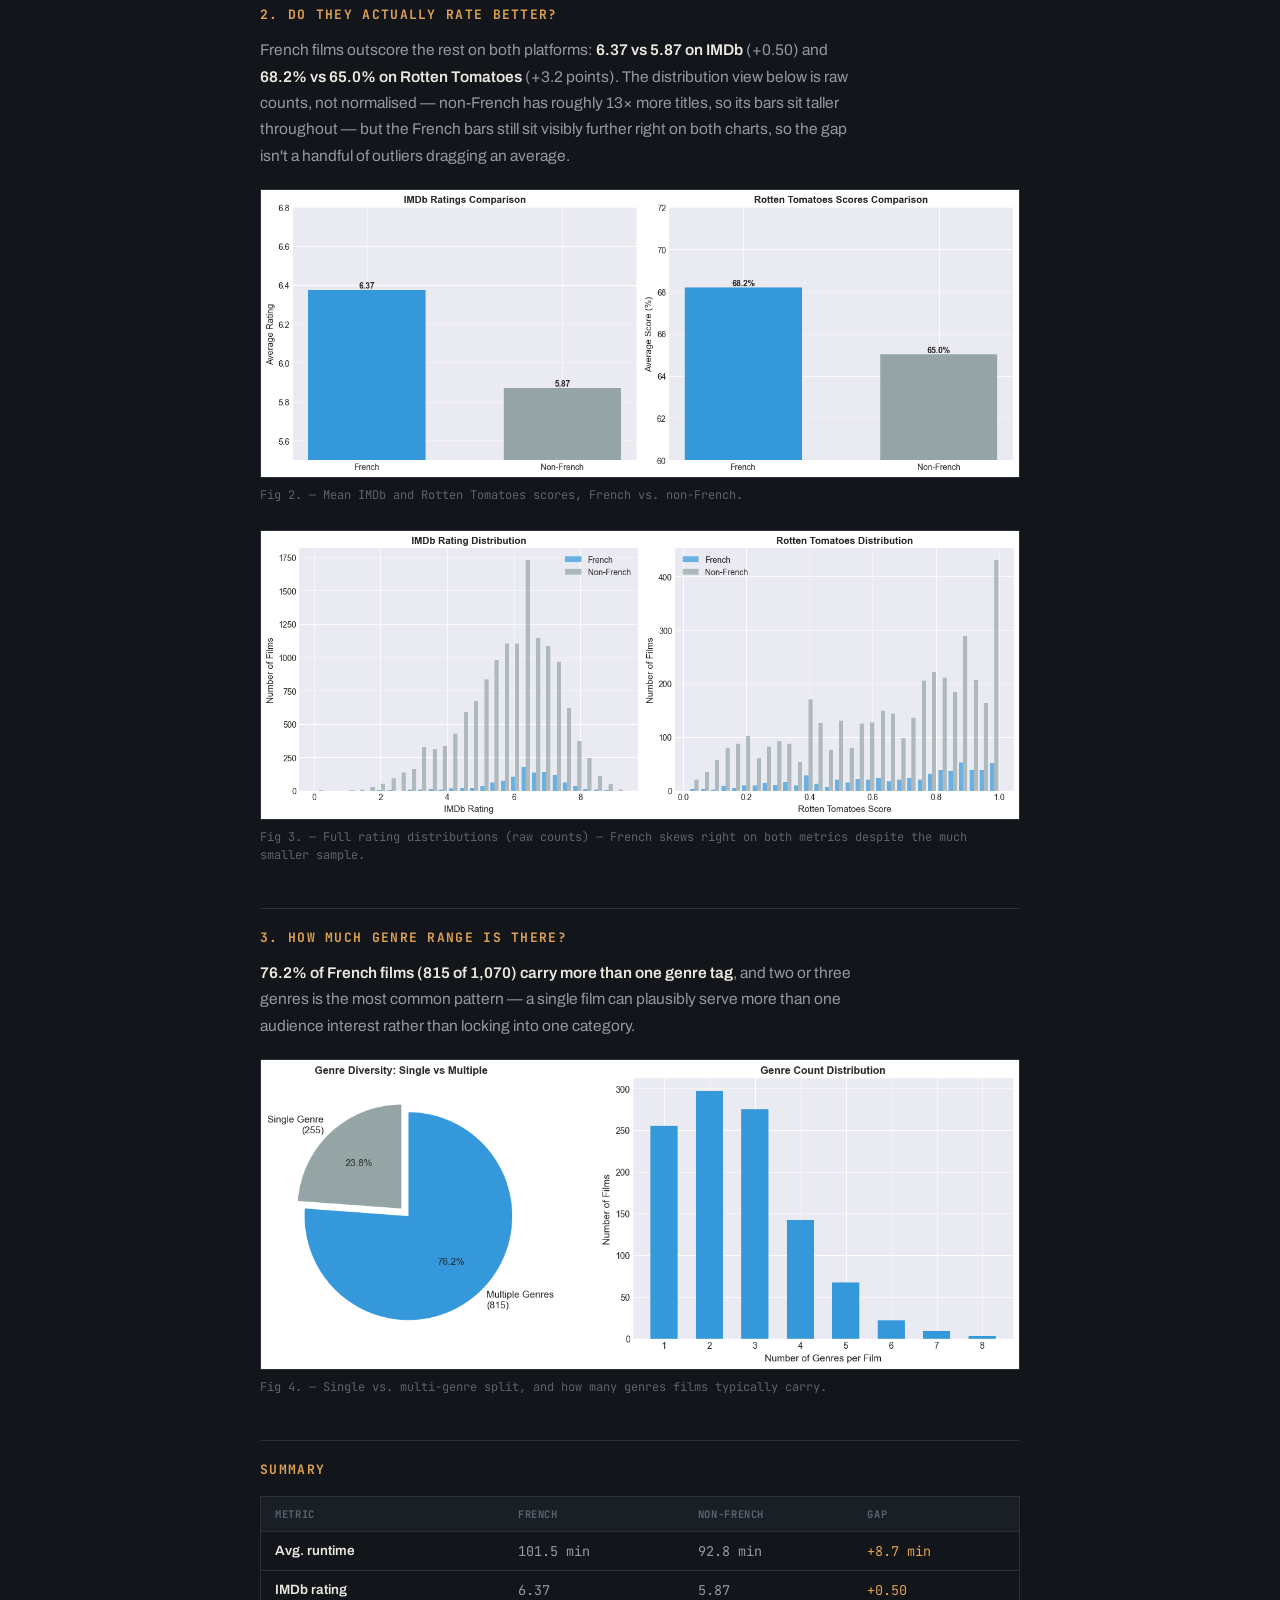
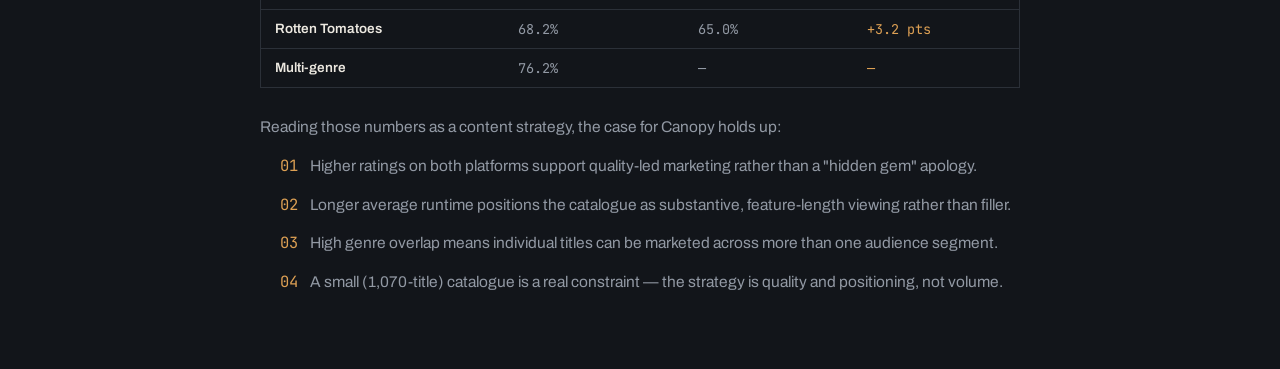
<file: case-studies/french-cinema-strategy.html>
<!doctype html>
<html lang="en">
<head>
<meta charset="utf-8">
<meta name="viewport" content="width=device-width, initial-scale=1">
<title>French Cinema Streaming Strategy — Salai Hang</title>
<link rel="icon" href="../favicon.svg" type="image/svg+xml">
<link rel="stylesheet" href="../style.css">
</head>
<body>
<div class="wrap case">

  <a class="backlink" href="../index.html">← Back to portfolio</a>

  <div class="case-head">
    <p class="section-label">Case Study</p>
    <h1>French Cinema Streaming Strategy</h1>
    <p class="case-meta">
      <span>Python · Pandas · Matplotlib · Seaborn</span>
    </p>
  </div>

  <article>

    <h2>Brief</h2>
    <p>
      A hypothetical content-strategy brief: <strong>Canopy</strong>, a boutique streaming service
      curating French-language film, wants to know whether its niche actually holds up. Working
      from a 15,069-title streaming metadata dataset, the question was whether French films
      genuinely differ from the rest of the catalogue on runtime, ratings and genre range — or
      whether "French cinema" is really just a marketing story.
    </p>

    <div class="stat-grid">
      <div class="stat"><div class="stat-label">Titles</div><div class="stat-value">15,069</div><div class="stat-sub">10 fields each</div></div>
      <div class="stat"><div class="stat-label">French films</div><div class="stat-value">1,070</div><div class="stat-sub">by country or language</div></div>
      <div class="stat"><div class="stat-label">Non-French</div><div class="stat-value">13,999</div><div class="stat-sub">comparison set</div></div>
      <div class="stat"><div class="stat-label">Multi-genre</div><div class="stat-value">76.2%</div><div class="stat-sub">of French titles</div></div>
    </div>

    <h2>Cleaning</h2>
    <p>
      Rotten Tomatoes scores arrived as percentage strings (<code>"68%"</code>) and were converted
      to decimals for comparison against IMDb. French films were isolated as any title whose
      <code>Country</code> mentioned France or whose <code>Language</code> mentioned French —
      1,070 titles against 13,999 everything-else, with the usual scattered gaps in Age,
      Rotten Tomatoes and Director fields left as missing rather than guessed at.
    </p>

    <h2>1. Are French films actually longer?</h2>
    <p>
      Yes — French films run <strong>101.5 minutes</strong> on average against
      <strong>92.8 minutes</strong> for everything else, a 8.7-minute gap. Enough to support a
      "substantive, feature-length" angle rather than a padded runtime.
    </p>
    <figure>
      <img src="assets/film-runtime.png" alt="Bar chart comparing average runtime of French vs non-French films">
      <figcaption>Fig 1. — Average runtime: French vs. non-French.</figcaption>
    </figure>

    <h2>2. Do they actually rate better?</h2>
    <p>
      French films outscore the rest on both platforms: <strong>6.37 vs 5.87 on IMDb</strong>
      (+0.50) and <strong>68.2% vs 65.0% on Rotten Tomatoes</strong> (+3.2 points). The distribution
      view below is raw counts, not normalised — non-French has roughly 13× more titles, so its
      bars sit taller throughout — but the French bars still sit visibly further right on both
      charts, so the gap isn't a handful of outliers dragging an average.
    </p>
    <figure>
      <img src="assets/film-ratings.png" alt="Bar charts comparing average IMDb and Rotten Tomatoes scores for French vs non-French films">
      <figcaption>Fig 2. — Mean IMDb and Rotten Tomatoes scores, French vs. non-French.</figcaption>
    </figure>
    <figure>
      <img src="assets/film-rating-distributions.png" alt="Histograms comparing IMDb and Rotten Tomatoes score distributions for French vs non-French films">
      <figcaption>Fig 3. — Full rating distributions (raw counts) — French skews right on both metrics despite the much smaller sample.</figcaption>
    </figure>

    <h2>3. How much genre range is there?</h2>
    <p>
      <strong>76.2% of French films (815 of 1,070) carry more than one genre tag</strong>, and two
      or three genres is the most common pattern — a single film can plausibly serve more than one
      audience interest rather than locking into one category.
    </p>
    <figure>
      <img src="assets/film-genres.png" alt="Pie chart and bar chart showing genre diversity among French films">
      <figcaption>Fig 4. — Single vs. multi-genre split, and how many genres films typically carry.</figcaption>
    </figure>

    <h2>Summary</h2>
    <div class="case-table-wrap">
      <table class="case-table">
        <thead>
          <tr><th>Metric</th><th>French</th><th>Non-French</th><th>Gap</th></tr>
        </thead>
        <tbody>
          <tr><td>Avg. runtime</td><td>101.5 min</td><td>92.8 min</td><td class="adv">+8.7 min</td></tr>
          <tr><td>IMDb rating</td><td>6.37</td><td>5.87</td><td class="adv">+0.50</td></tr>
          <tr><td>Rotten Tomatoes</td><td>68.2%</td><td>65.0%</td><td class="adv">+3.2 pts</td></tr>
          <tr><td>Multi-genre</td><td>76.2%</td><td>—</td><td class="adv">—</td></tr>
        </tbody>
      </table>
    </div>

    <p>Reading those numbers as a content strategy, the case for Canopy holds up:</p>
    <ul class="reco-list">
      <li><span class="n">01</span> Higher ratings on both platforms support quality-led marketing rather than a "hidden gem" apology.</li>
      <li><span class="n">02</span> Longer average runtime positions the catalogue as substantive, feature-length viewing rather than filler.</li>
      <li><span class="n">03</span> High genre overlap means individual titles can be marketed across more than one audience segment.</li>
      <li><span class="n">04</span> A small (1,070-title) catalogue is a real constraint — the strategy is quality and positioning, not volume.</li>
    </ul>

  </article>

</div>
</body>
</html>
</file>
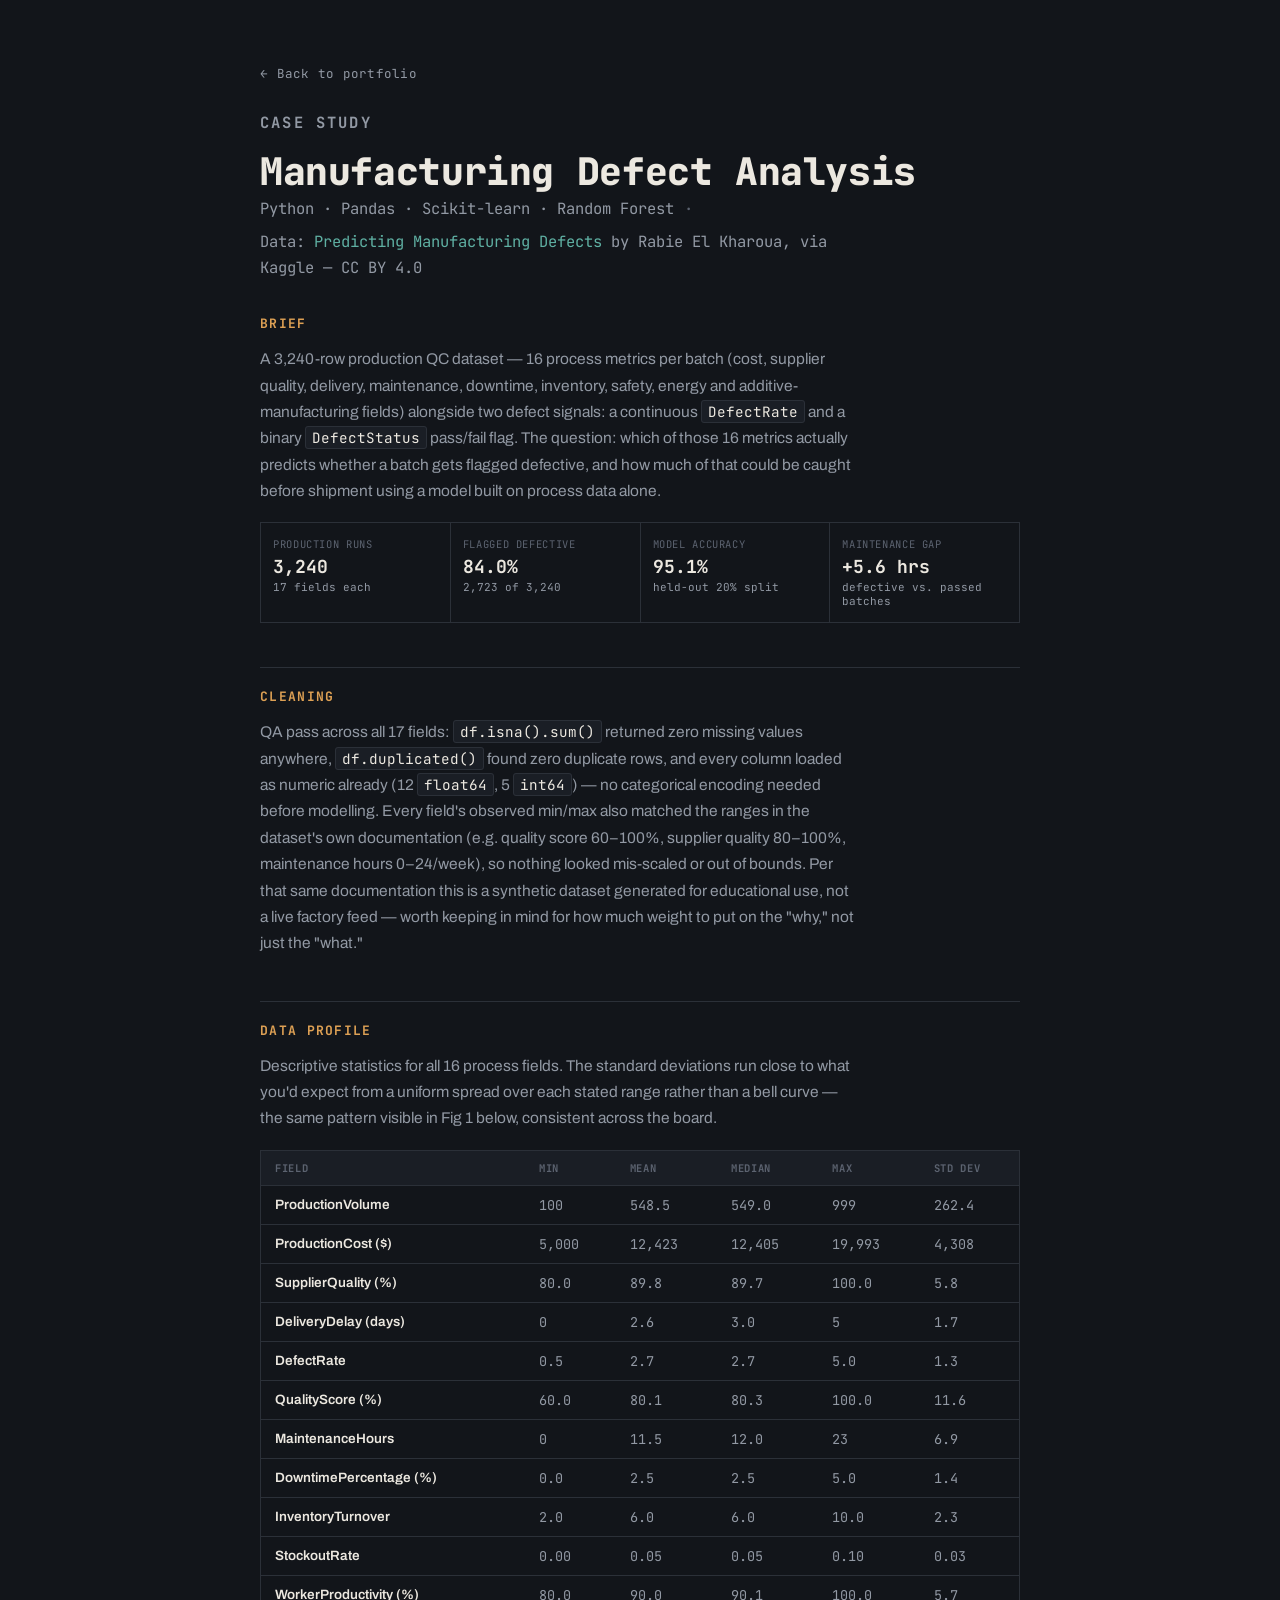
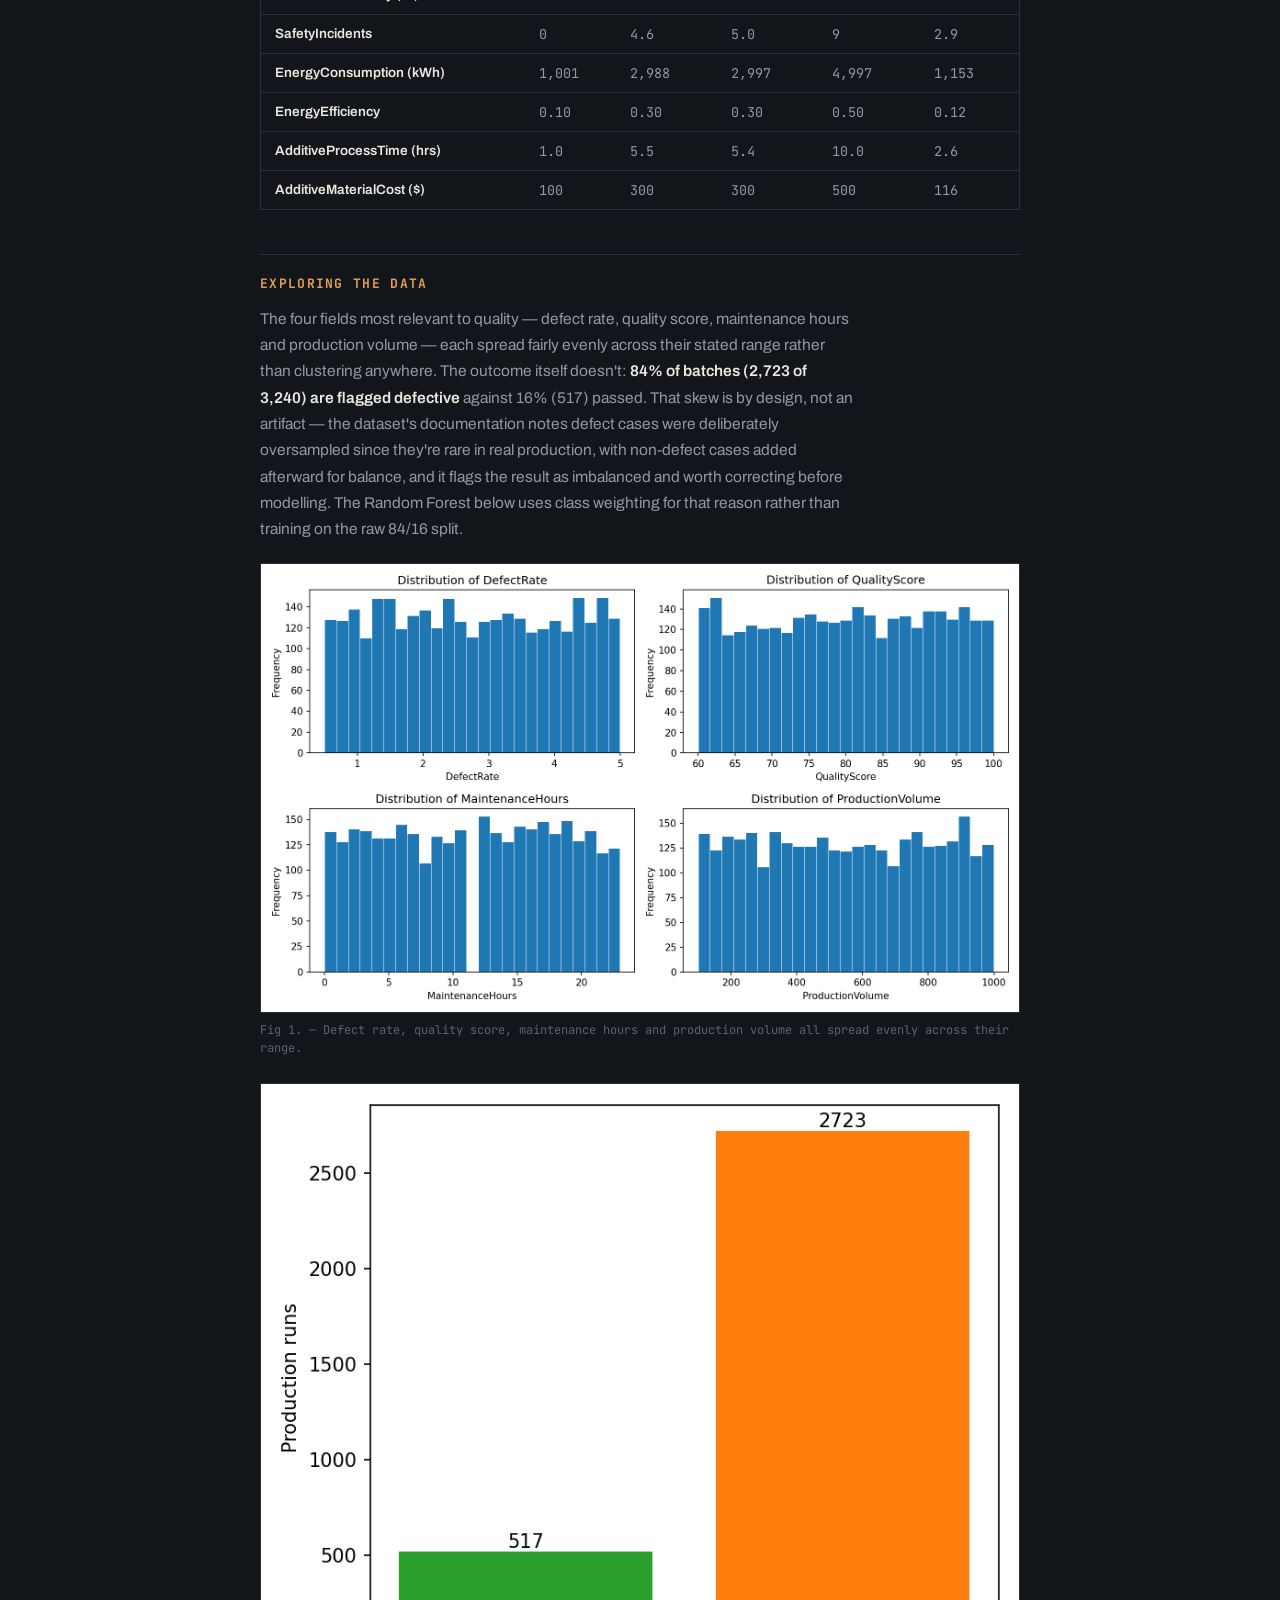
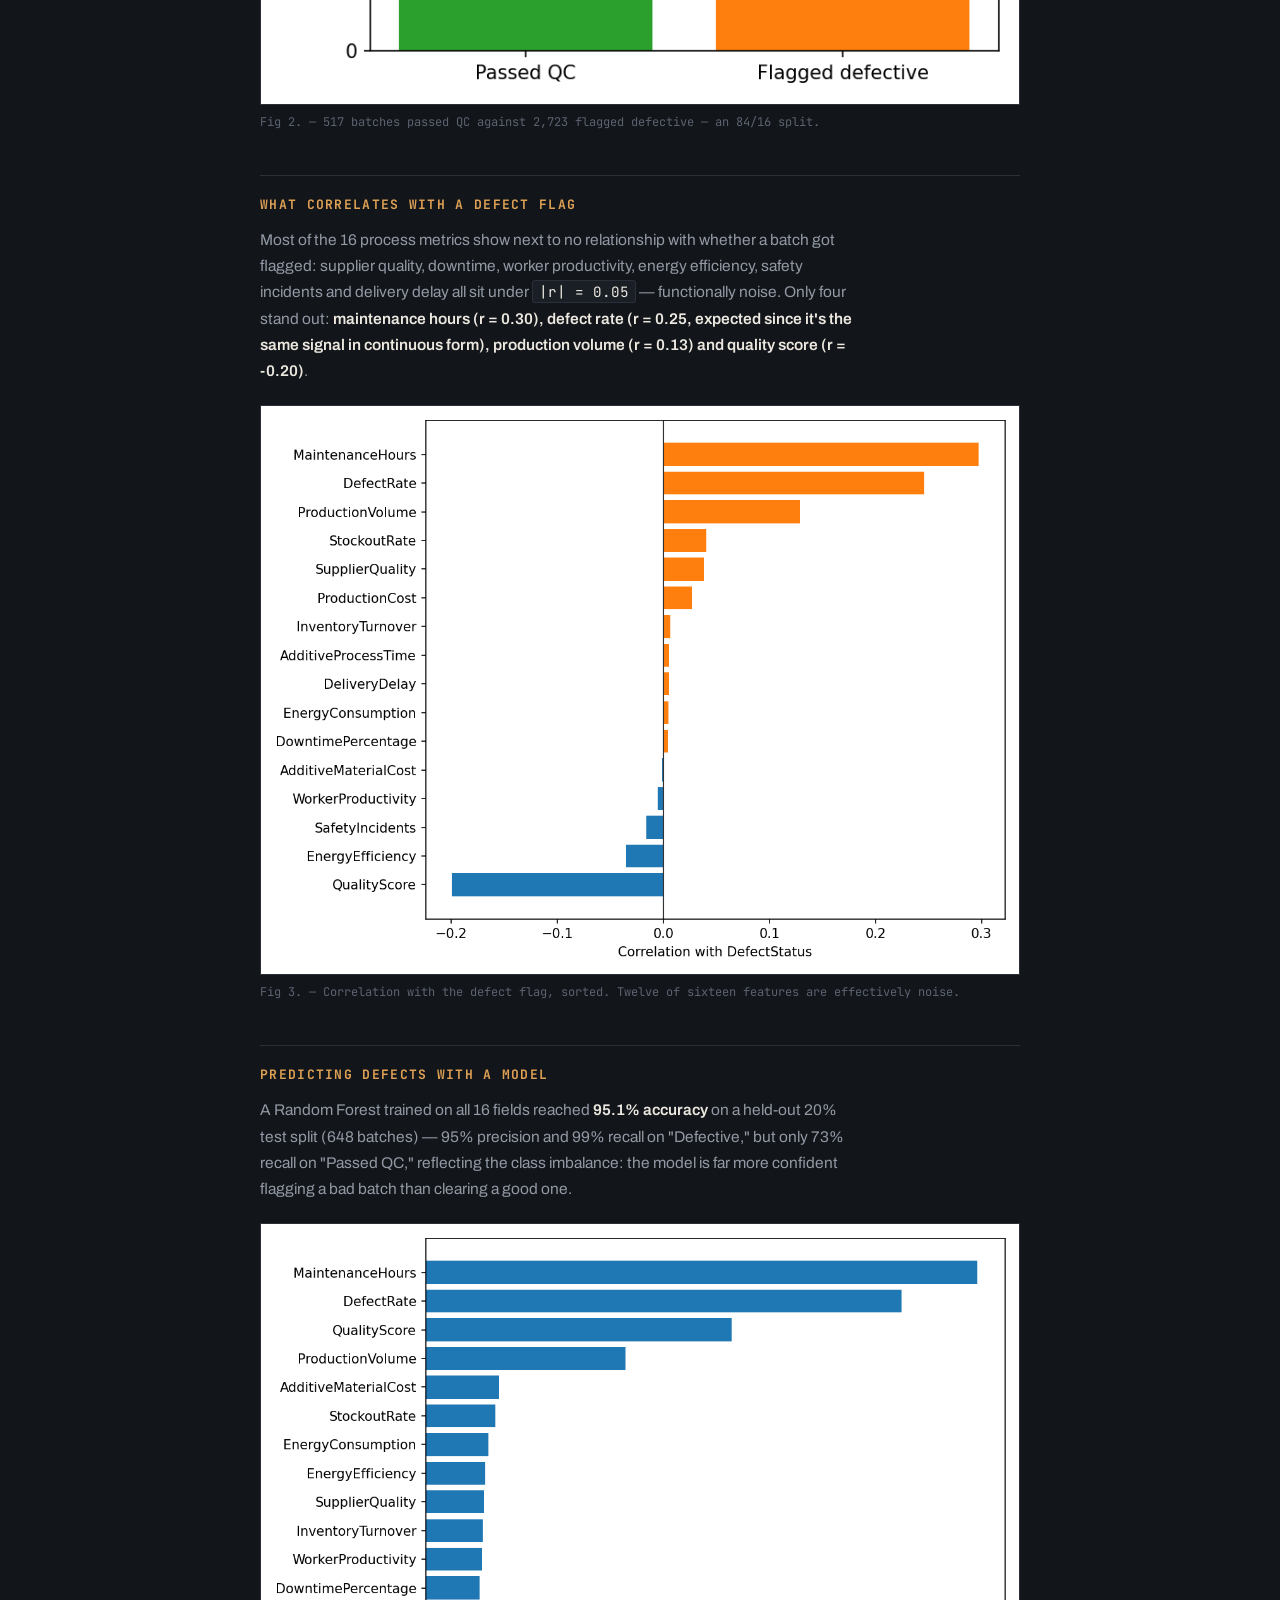
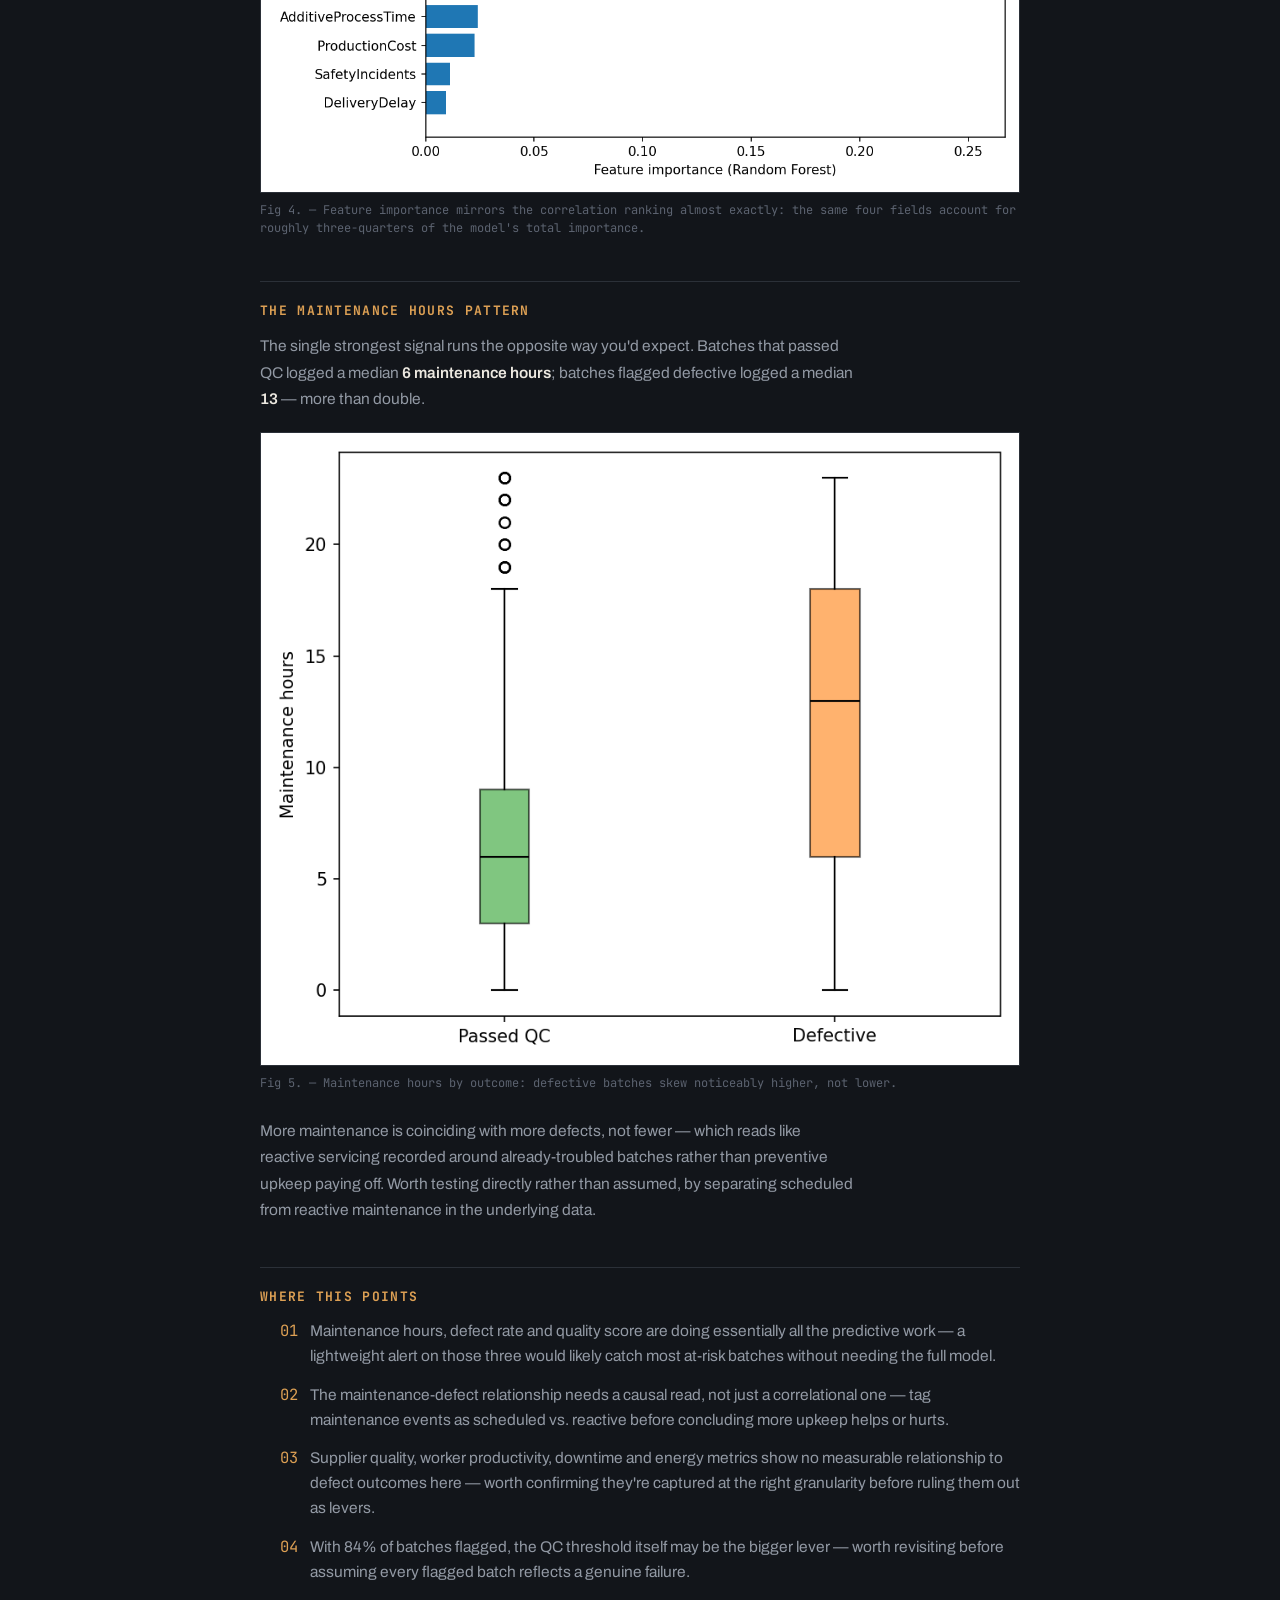
<file: case-studies/manufacturing-defect-analysis.html>
<!doctype html>
<html lang="en">
<head>
<meta charset="utf-8">
<meta name="viewport" content="width=device-width, initial-scale=1">
<title>Manufacturing Defect Analysis — Salai Hang</title>
<link rel="icon" href="../favicon.svg" type="image/svg+xml">
<link rel="stylesheet" href="../style.css">
</head>
<body>
<div class="wrap case">

  <a class="backlink" href="../index.html">← Back to portfolio</a>

  <div class="case-head">
    <p class="section-label">Case Study</p>
    <h1>Manufacturing Defect Analysis</h1>
    <p class="case-meta">
      <span>Python · Pandas · Scikit-learn · Random Forest</span>
      <span class="sep">·</span>
      <span>Data: <a href="https://www.kaggle.com/datasets/rabieelkharoua/predicting-manufacturing-defects-dataset" target="_blank" rel="noopener">Predicting Manufacturing Defects</a> by Rabie El Kharoua, via Kaggle — CC BY 4.0</span>
    </p>
  </div>

  <article>

    <h2>Brief</h2>
    <p>
      A 3,240-row production QC dataset — 16 process metrics per batch (cost, supplier quality,
      delivery, maintenance, downtime, inventory, safety, energy and additive-manufacturing fields)
      alongside two defect signals: a continuous <code>DefectRate</code> and a binary
      <code>DefectStatus</code> pass/fail flag. The question: which of those 16 metrics actually
      predicts whether a batch gets flagged defective, and how much of that could be caught before
      shipment using a model built on process data alone.
    </p>

    <div class="stat-grid">
      <div class="stat"><div class="stat-label">Production runs</div><div class="stat-value">3,240</div><div class="stat-sub">17 fields each</div></div>
      <div class="stat"><div class="stat-label">Flagged defective</div><div class="stat-value">84.0%</div><div class="stat-sub">2,723 of 3,240</div></div>
      <div class="stat"><div class="stat-label">Model accuracy</div><div class="stat-value">95.1%</div><div class="stat-sub">held-out 20% split</div></div>
      <div class="stat"><div class="stat-label">Maintenance gap</div><div class="stat-value">+5.6 hrs</div><div class="stat-sub">defective vs. passed batches</div></div>
    </div>

    <h2>Cleaning</h2>
    <p>
      QA pass across all 17 fields: <code>df.isna().sum()</code> returned zero missing values
      anywhere, <code>df.duplicated()</code> found zero duplicate rows, and every column loaded as
      numeric already (12 <code>float64</code>, 5 <code>int64</code>) — no categorical encoding
      needed before modelling. Every field's observed min/max also matched the ranges in the
      dataset's own documentation (e.g. quality score 60–100%, supplier quality 80–100%,
      maintenance hours 0–24/week), so nothing looked mis-scaled or out of bounds. Per that same
      documentation this is a synthetic dataset generated for educational use, not a live factory
      feed — worth keeping in mind for how much weight to put on the "why," not just the "what."
    </p>

    <h2>Data profile</h2>
    <p>
      Descriptive statistics for all 16 process fields. The standard deviations run close to what
      you'd expect from a uniform spread over each stated range rather than a bell curve — the
      same pattern visible in Fig 1 below, consistent across the board.
    </p>
    <div class="case-table-wrap">
      <table class="case-table">
        <thead><tr><th>Field</th><th>Min</th><th>Mean</th><th>Median</th><th>Max</th><th>Std dev</th></tr></thead>
        <tbody>
          <tr><td>ProductionVolume</td><td>100</td><td>548.5</td><td>549.0</td><td>999</td><td>262.4</td></tr>
          <tr><td>ProductionCost ($)</td><td>5,000</td><td>12,423</td><td>12,405</td><td>19,993</td><td>4,308</td></tr>
          <tr><td>SupplierQuality (%)</td><td>80.0</td><td>89.8</td><td>89.7</td><td>100.0</td><td>5.8</td></tr>
          <tr><td>DeliveryDelay (days)</td><td>0</td><td>2.6</td><td>3.0</td><td>5</td><td>1.7</td></tr>
          <tr><td>DefectRate</td><td>0.5</td><td>2.7</td><td>2.7</td><td>5.0</td><td>1.3</td></tr>
          <tr><td>QualityScore (%)</td><td>60.0</td><td>80.1</td><td>80.3</td><td>100.0</td><td>11.6</td></tr>
          <tr><td>MaintenanceHours</td><td>0</td><td>11.5</td><td>12.0</td><td>23</td><td>6.9</td></tr>
          <tr><td>DowntimePercentage (%)</td><td>0.0</td><td>2.5</td><td>2.5</td><td>5.0</td><td>1.4</td></tr>
          <tr><td>InventoryTurnover</td><td>2.0</td><td>6.0</td><td>6.0</td><td>10.0</td><td>2.3</td></tr>
          <tr><td>StockoutRate</td><td>0.00</td><td>0.05</td><td>0.05</td><td>0.10</td><td>0.03</td></tr>
          <tr><td>WorkerProductivity (%)</td><td>80.0</td><td>90.0</td><td>90.1</td><td>100.0</td><td>5.7</td></tr>
          <tr><td>SafetyIncidents</td><td>0</td><td>4.6</td><td>5.0</td><td>9</td><td>2.9</td></tr>
          <tr><td>EnergyConsumption (kWh)</td><td>1,001</td><td>2,988</td><td>2,997</td><td>4,997</td><td>1,153</td></tr>
          <tr><td>EnergyEfficiency</td><td>0.10</td><td>0.30</td><td>0.30</td><td>0.50</td><td>0.12</td></tr>
          <tr><td>AdditiveProcessTime (hrs)</td><td>1.0</td><td>5.5</td><td>5.4</td><td>10.0</td><td>2.6</td></tr>
          <tr><td>AdditiveMaterialCost ($)</td><td>100</td><td>300</td><td>300</td><td>500</td><td>116</td></tr>
        </tbody>
      </table>
    </div>

    <h2>Exploring the data</h2>
    <p>
      The four fields most relevant to quality — defect rate, quality score, maintenance hours and
      production volume — each spread fairly evenly across their stated range rather than
      clustering anywhere. The outcome itself doesn't: <strong>84% of batches (2,723 of 3,240) are
      flagged defective</strong> against 16% (517) passed. That skew is by design, not an artifact
      — the dataset's documentation notes defect cases were deliberately oversampled since they're
      rare in real production, with non-defect cases added afterward for balance, and it flags the
      result as imbalanced and worth correcting before modelling. The Random Forest below uses
      class weighting for that reason rather than training on the raw 84/16 split.
    </p>
    <figure>
      <img src="assets/defect-distributions.png" alt="Histograms of defect rate, quality score, maintenance hours and production volume, all roughly uniform">
      <figcaption>Fig 1. — Defect rate, quality score, maintenance hours and production volume all spread evenly across their range.</figcaption>
    </figure>
    <figure>
      <img src="assets/defect-status-split.png" alt="Bar chart showing 517 batches passed QC against 2,723 flagged defective">
      <figcaption>Fig 2. — 517 batches passed QC against 2,723 flagged defective — an 84/16 split.</figcaption>
    </figure>

    <h2>What correlates with a defect flag</h2>
    <p>
      Most of the 16 process metrics show next to no relationship with whether a batch got
      flagged: supplier quality, downtime, worker productivity, energy efficiency, safety
      incidents and delivery delay all sit under <code>|r| = 0.05</code> — functionally noise.
      Only four stand out: <strong>maintenance hours (r = 0.30), defect rate (r = 0.25, expected
      since it's the same signal in continuous form), production volume (r = 0.13) and quality
      score (r = -0.20)</strong>.
    </p>
    <figure>
      <img src="assets/defect-correlation.png" alt="Horizontal bar chart of each feature's correlation with DefectStatus, led by MaintenanceHours">
      <figcaption>Fig 3. — Correlation with the defect flag, sorted. Twelve of sixteen features are effectively noise.</figcaption>
    </figure>

    <h2>Predicting defects with a model</h2>
    <p>
      A Random Forest trained on all 16 fields reached <strong>95.1% accuracy</strong> on a
      held-out 20% test split (648 batches) — 95% precision and 99% recall on "Defective," but
      only 73% recall on "Passed QC," reflecting the class imbalance: the model is far more
      confident flagging a bad batch than clearing a good one.
    </p>
    <figure>
      <img src="assets/defect-feature-importance.png" alt="Bar chart of Random Forest feature importances, led by MaintenanceHours, DefectRate, QualityScore and ProductionVolume">
      <figcaption>Fig 4. — Feature importance mirrors the correlation ranking almost exactly: the same four fields account for roughly three-quarters of the model's total importance.</figcaption>
    </figure>

    <h2>The maintenance hours pattern</h2>
    <p>
      The single strongest signal runs the opposite way you'd expect. Batches that passed QC
      logged a median <strong>6 maintenance hours</strong>; batches flagged defective logged a
      median <strong>13</strong> — more than double.
    </p>
    <figure>
      <img src="assets/defect-maintenance-box.png" alt="Box plot comparing maintenance hours for passed vs defective batches, with defective batches skewing much higher">
      <figcaption>Fig 5. — Maintenance hours by outcome: defective batches skew noticeably higher, not lower.</figcaption>
    </figure>
    <p>
      More maintenance is coinciding with more defects, not fewer — which reads like reactive
      servicing recorded around already-troubled batches rather than preventive upkeep paying off.
      Worth testing directly rather than assumed, by separating scheduled from reactive
      maintenance in the underlying data.
    </p>

    <h2>Where this points</h2>
    <ul class="reco-list">
      <li><span class="n">01</span> Maintenance hours, defect rate and quality score are doing essentially all the predictive work — a lightweight alert on those three would likely catch most at-risk batches without needing the full model.</li>
      <li><span class="n">02</span> The maintenance-defect relationship needs a causal read, not just a correlational one — tag maintenance events as scheduled vs. reactive before concluding more upkeep helps or hurts.</li>
      <li><span class="n">03</span> Supplier quality, worker productivity, downtime and energy metrics show no measurable relationship to defect outcomes here — worth confirming they're captured at the right granularity before ruling them out as levers.</li>
      <li><span class="n">04</span> With 84% of batches flagged, the QC threshold itself may be the bigger lever — worth revisiting before assuming every flagged batch reflects a genuine failure.</li>
    </ul>

  </article>

</div>
</body>
</html>
</file>
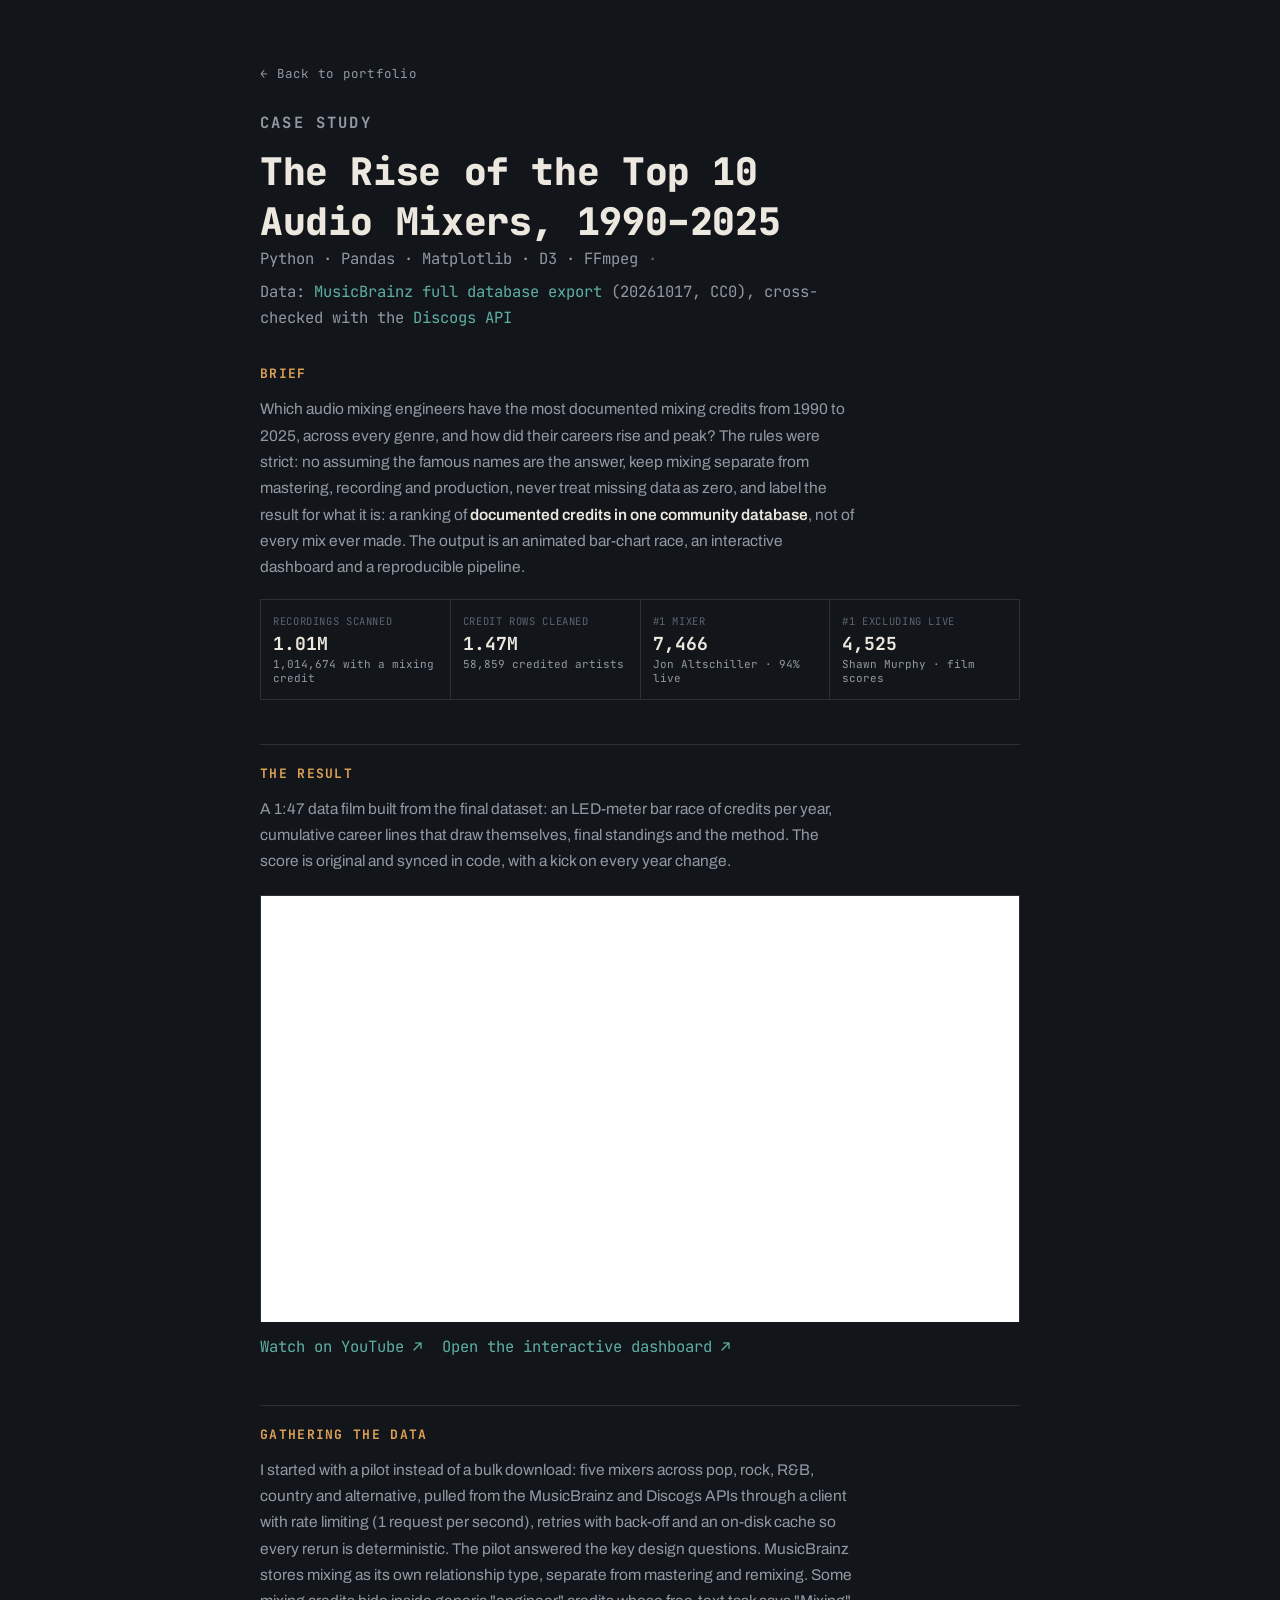
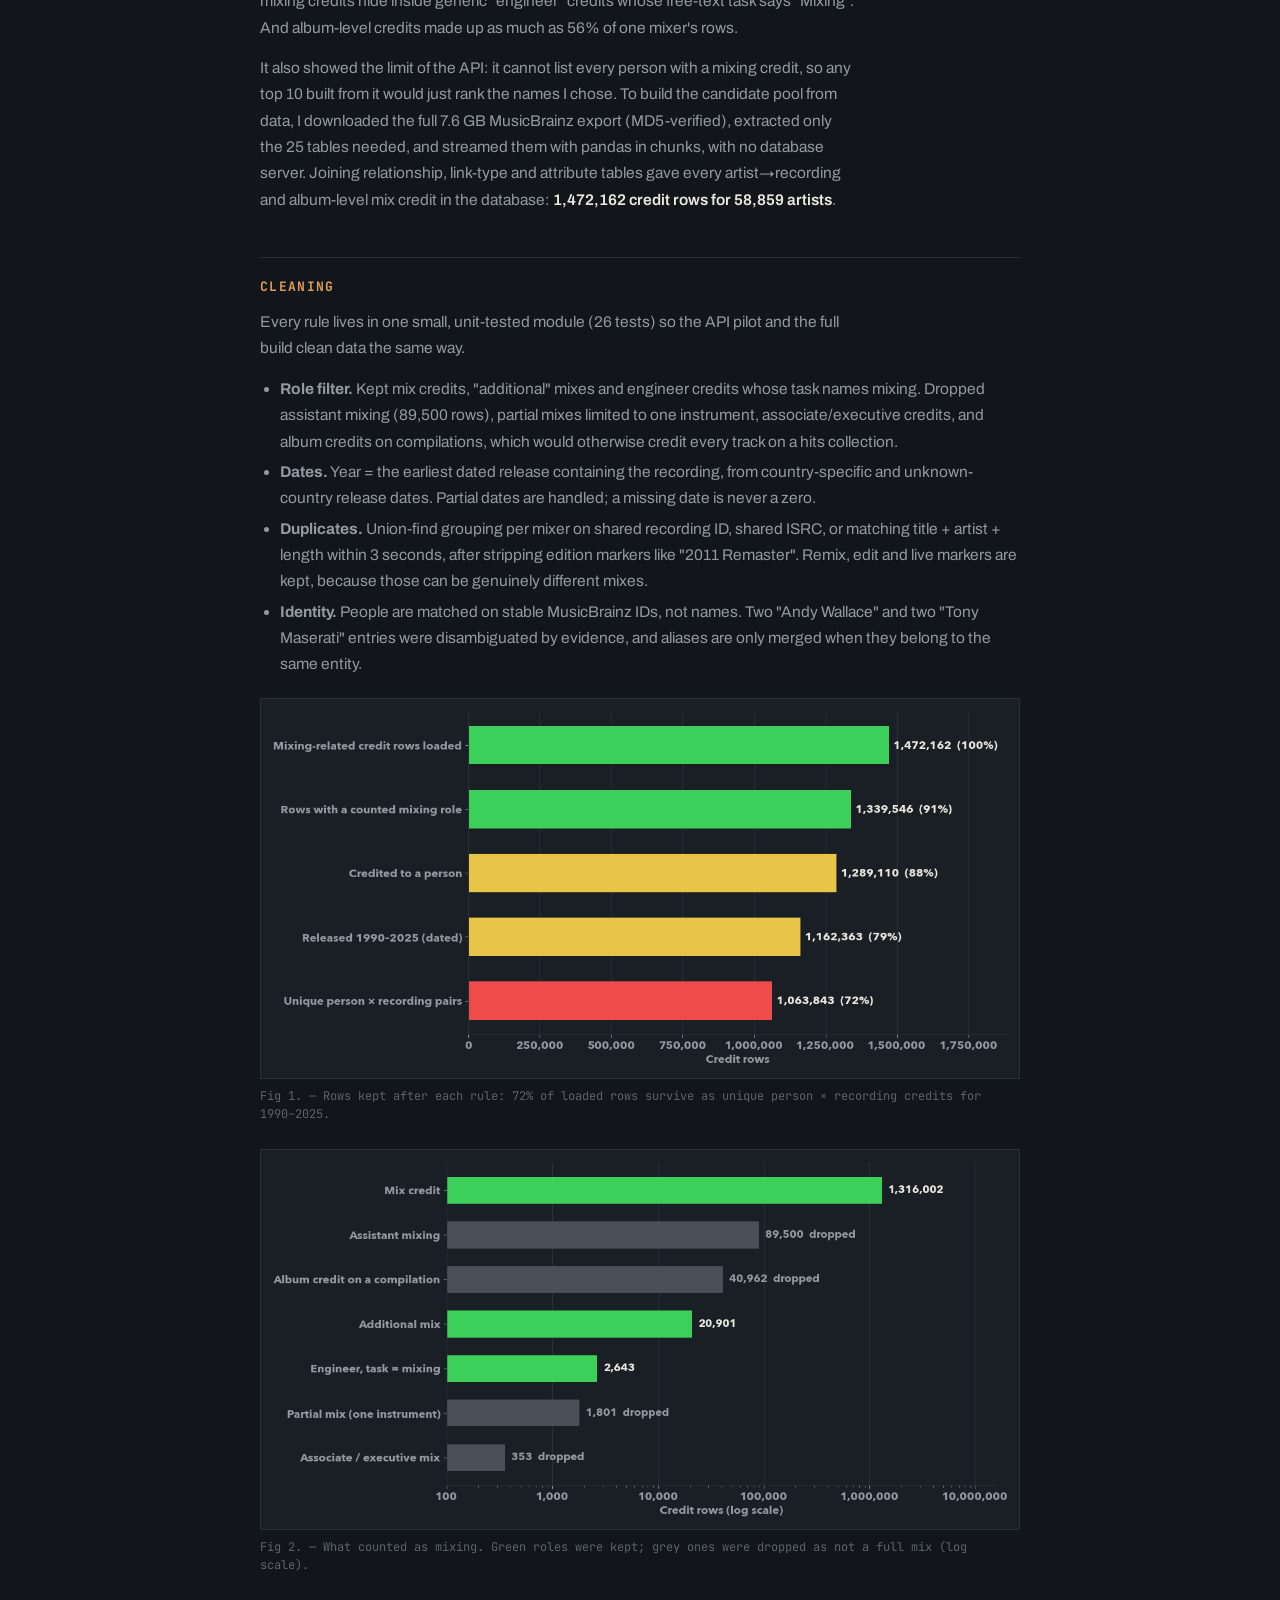
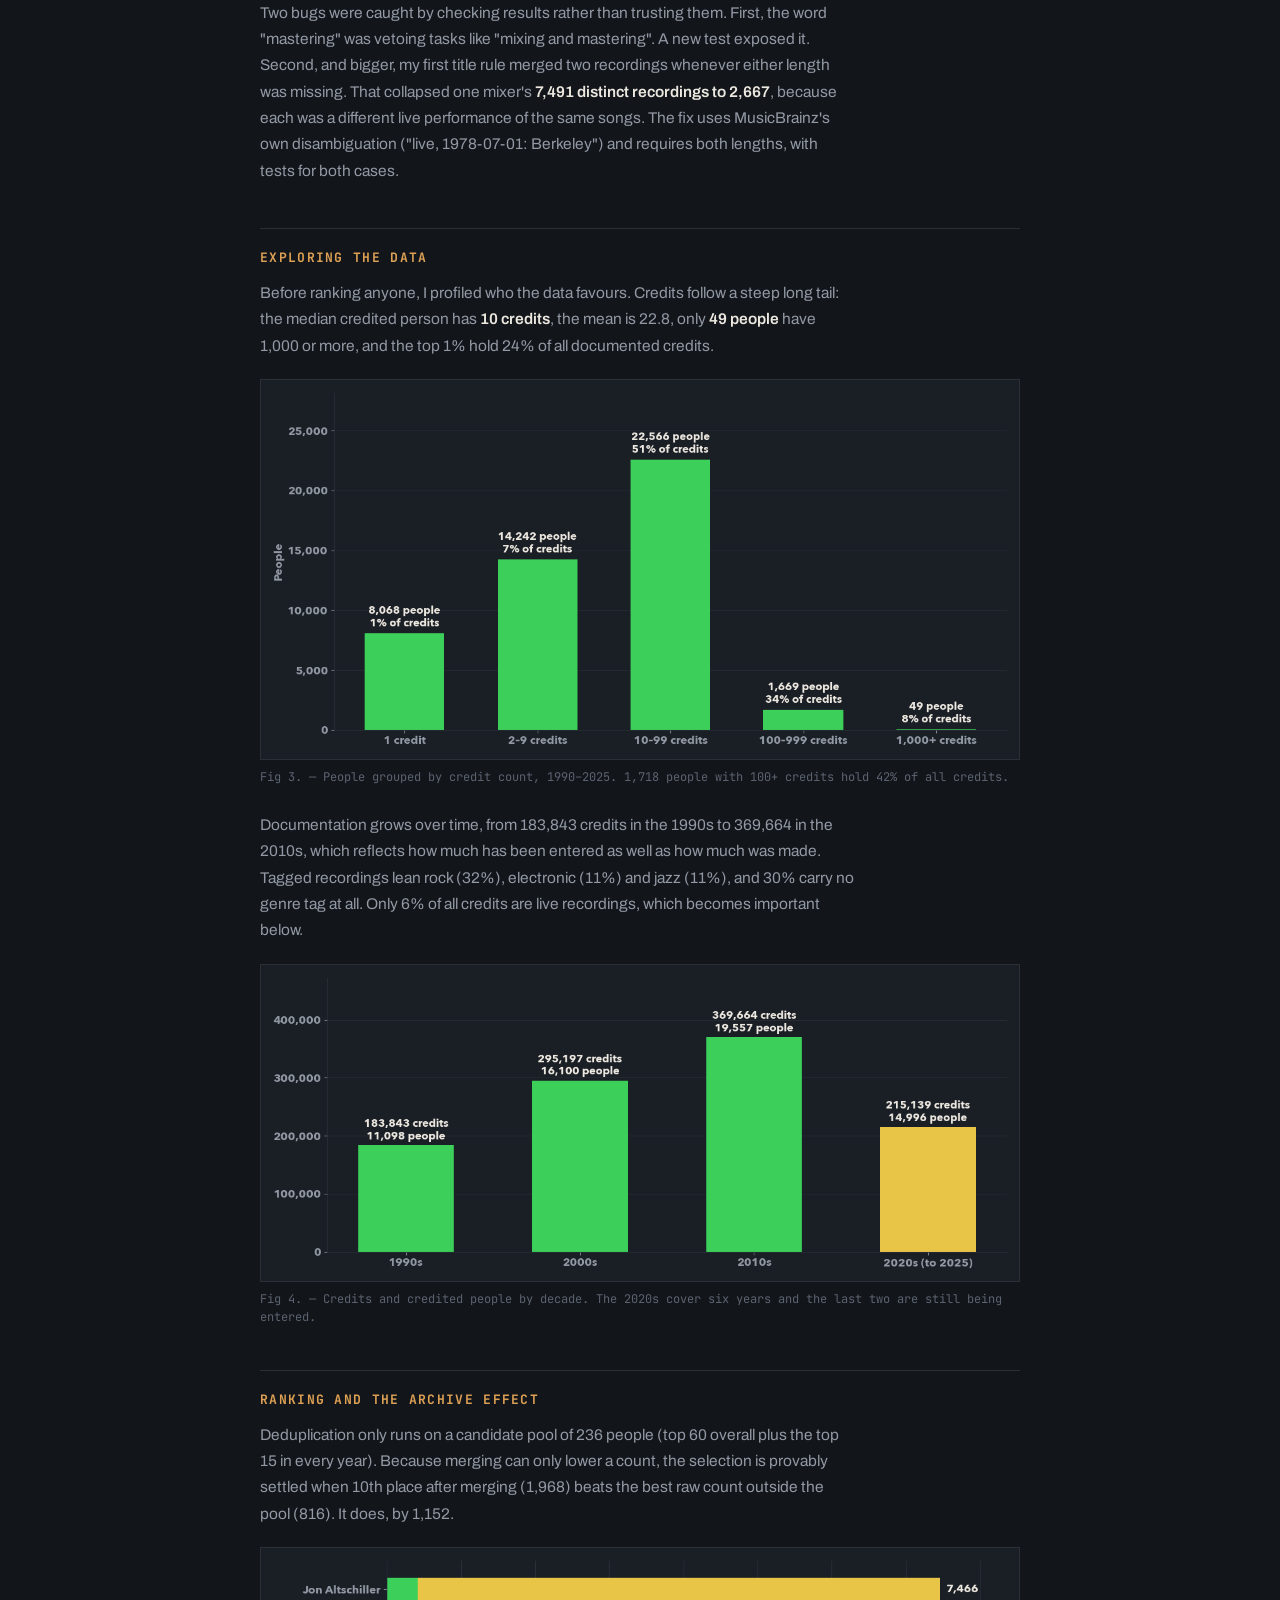
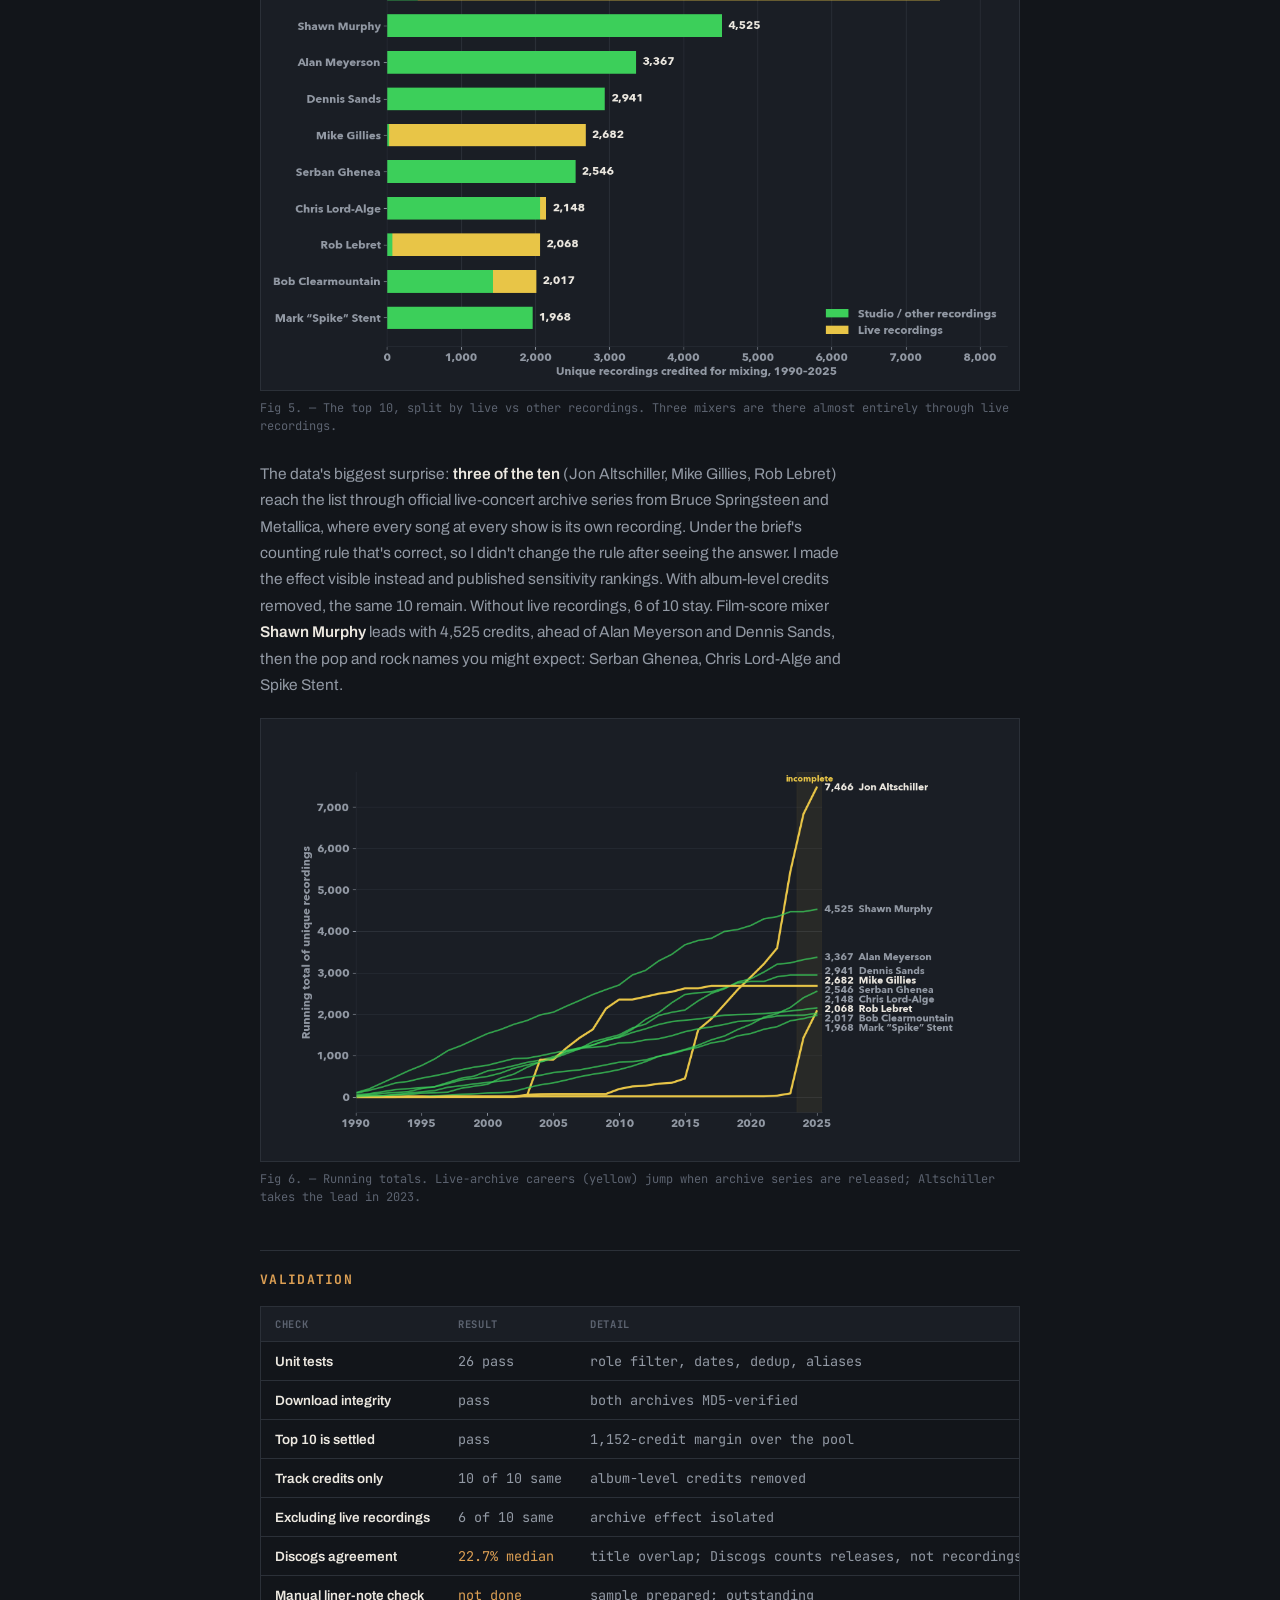
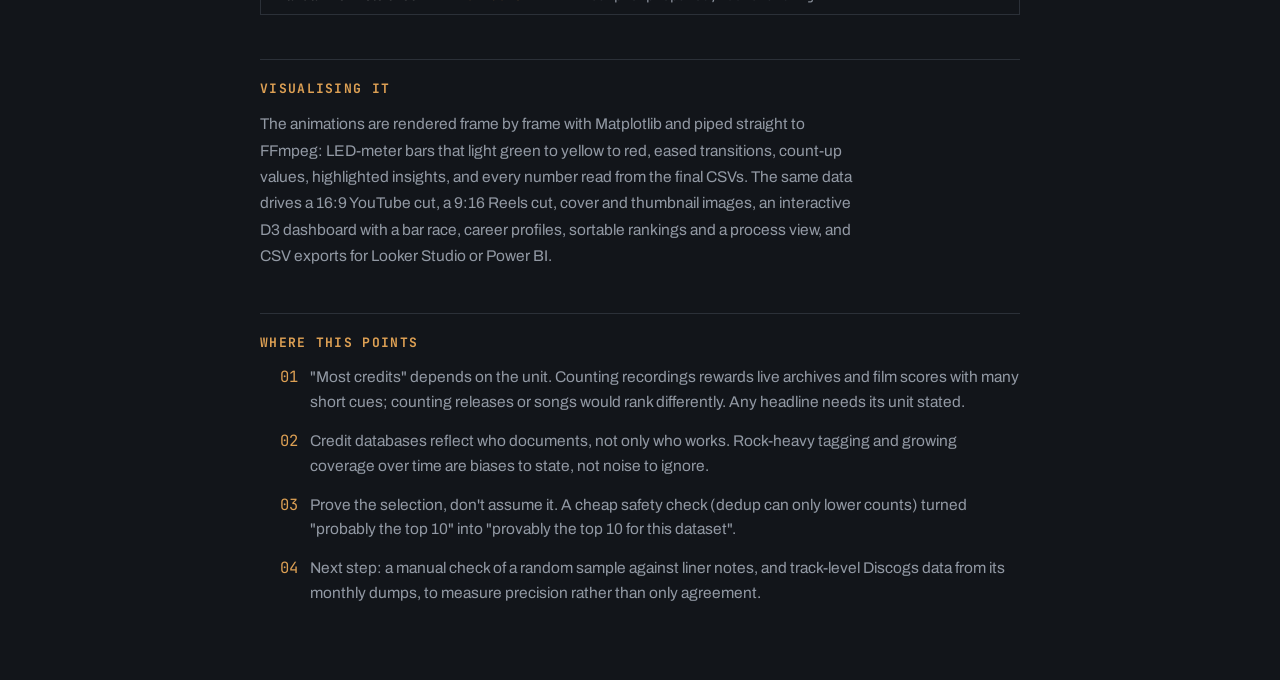
<file: case-studies/top-10-audio-mixers.html>
<!doctype html>
<html lang="en">
<head>
<meta charset="utf-8">
<meta name="viewport" content="width=device-width, initial-scale=1">
<title>The Rise of the Top 10 Audio Mixers — Salai Hang</title>
<link rel="icon" href="../favicon.svg" type="image/svg+xml">
<link rel="stylesheet" href="../style.css">
</head>
<body>
<div class="wrap case">

  <a class="backlink" href="https://salaipome.github.io/portfolio/">← Back to portfolio</a>

  <div class="case-head">
    <p class="section-label">Case Study</p>
    <h1>The Rise of the Top 10 Audio Mixers, 1990–2025</h1>
    <p class="case-meta">
      <span>Python · Pandas · Matplotlib · D3 · FFmpeg</span>
      <span class="sep">·</span>
      <span>Data: <a href="https://musicbrainz.org/doc/MusicBrainz_Database/Download" target="_blank" rel="noopener">MusicBrainz full database export</a> (20261017, CC0), cross-checked with the <a href="https://www.discogs.com/developers" target="_blank" rel="noopener">Discogs API</a></span>
    </p>
  </div>

  <article>

    <h2>Brief</h2>
    <p>
      Which audio mixing engineers have the most documented mixing credits from 1990 to 2025, across every
      genre, and how did their careers rise and peak? The rules were strict: no assuming the famous names
      are the answer, keep mixing separate from mastering, recording and production, never treat missing data
      as zero, and label the result for what it is: a ranking of <strong>documented credits in one
      community database</strong>, not of every mix ever made. The output is an animated bar-chart race,
      an interactive dashboard and a reproducible pipeline.
    </p>

    <div class="stat-grid">
      <div class="stat"><div class="stat-label">Recordings scanned</div><div class="stat-value">1.01M</div><div class="stat-sub">1,014,674 with a mixing credit</div></div>
      <div class="stat"><div class="stat-label">Credit rows cleaned</div><div class="stat-value">1.47M</div><div class="stat-sub">58,859 credited artists</div></div>
      <div class="stat"><div class="stat-label">#1 mixer</div><div class="stat-value">7,466</div><div class="stat-sub">Jon Altschiller · 94% live</div></div>
      <div class="stat"><div class="stat-label">#1 excluding live</div><div class="stat-value">4,525</div><div class="stat-sub">Shawn Murphy · film scores</div></div>
    </div>

    <h2>The result</h2>
    <p>
      A 1:47 data film built from the final dataset: an LED-meter bar race of credits per year, cumulative
      career lines that draw themselves, final standings and the method. The score is original and synced
      in code, with a kick on every year change.
    </p>
    <div class="video-embed">
      <iframe src="https://www.youtube-nocookie.com/embed/MZzF2jaNgCI" title="The Rise of the Top 10 Audio Mixers, 1990–2025" loading="lazy"
        allow="accelerometer; autoplay; clipboard-write; encrypted-media; gyroscope; picture-in-picture; web-share" referrerpolicy="strict-origin-when-cross-origin" allowfullscreen></iframe>
    </div>
    <p class="case-links">
      <a href="https://www.youtube.com/watch?v=MZzF2jaNgCI" target="_blank" rel="noopener">Watch on YouTube ↗</a>
      <a href="https://claude.ai/artifact/BsJJy9RcFR9RusWzJxjJhp" target="_blank" rel="noopener">Open the interactive dashboard ↗</a>
    </p>

    <h2>Gathering the data</h2>
    <p>
      I started with a pilot instead of a bulk download: five mixers across pop, rock, R&amp;B, country and
      alternative, pulled from the MusicBrainz and Discogs APIs through a client with rate limiting (1 request
      per second), retries with back-off and an on-disk cache so every rerun is deterministic. The pilot
      answered the key design questions. MusicBrainz stores mixing as its own relationship type, separate from
      mastering and remixing. Some mixing credits hide inside generic "engineer" credits whose free-text task
      says "Mixing". And album-level credits made up as much as 56% of one mixer's rows.
    </p>
    <p>
      It also showed the limit of the API: it cannot list every person with a mixing credit, so any top 10
      built from it would just rank the names I chose. To build the candidate pool from data, I downloaded the
      full 7.6&nbsp;GB MusicBrainz export (MD5-verified), extracted only the 25 tables needed, and streamed
      them with pandas in chunks, with no database server. Joining relationship, link-type and attribute
      tables gave every artist→recording and album-level mix credit in the database:
      <strong>1,472,162 credit rows for 58,859 artists</strong>.
    </p>

    <h2>Cleaning</h2>
    <p>
      Every rule lives in one small, unit-tested module (26 tests) so the API pilot and the full build
      clean data the same way.
    </p>
    <ul>
      <li><strong>Role filter.</strong> Kept mix credits, "additional" mixes and engineer credits whose task names mixing. Dropped assistant mixing (89,500 rows), partial mixes limited to one instrument, associate/executive credits, and album credits on compilations, which would otherwise credit every track on a hits collection.</li>
      <li><strong>Dates.</strong> Year = the earliest dated release containing the recording, from country-specific and unknown-country release dates. Partial dates are handled; a missing date is never a zero.</li>
      <li><strong>Duplicates.</strong> Union-find grouping per mixer on shared recording ID, shared ISRC, or matching title + artist + length within 3 seconds, after stripping edition markers like "2011 Remaster". Remix, edit and live markers are kept, because those can be genuinely different mixes.</li>
      <li><strong>Identity.</strong> People are matched on stable MusicBrainz IDs, not names. Two "Andy Wallace" and two "Tony Maserati" entries were disambiguated by evidence, and aliases are only merged when they belong to the same entity.</li>
    </ul>
    <figure>
      <img src="assets/mixers-cleaning-funnel.png" alt="Funnel from 1,472,162 credit rows to 1,063,843 unique person-recording credits">
      <figcaption>Fig 1. — Rows kept after each rule: 72% of loaded rows survive as unique person × recording credits for 1990–2025.</figcaption>
    </figure>
    <figure>
      <img src="assets/mixers-role-filter.png" alt="Credit rows by role on a log scale, with counted roles in green and dropped roles in grey">
      <figcaption>Fig 2. — What counted as mixing. Green roles were kept; grey ones were dropped as not a full mix (log scale).</figcaption>
    </figure>
    <p>
      Two bugs were caught by checking results rather than trusting them. First, the word "mastering" was
      vetoing tasks like "mixing and mastering". A new test exposed it. Second, and bigger, my first title
      rule merged two recordings whenever either length was missing. That collapsed one mixer's
      <strong>7,491 distinct recordings to 2,667</strong>, because each was a different live performance of
      the same songs. The fix uses MusicBrainz's own disambiguation ("live, 1978-07-01: Berkeley") and requires
      both lengths, with tests for both cases.
    </p>

    <h2>Exploring the data</h2>
    <p>
      Before ranking anyone, I profiled who the data favours. Credits follow a steep long tail: the median
      credited person has <strong>10 credits</strong>, the mean is 22.8, only <strong>49 people</strong> have
      1,000 or more, and the top 1% hold 24% of all documented credits.
    </p>
    <figure>
      <img src="assets/mixers-long-tail.png" alt="Bar chart of people by credit count, from 8,068 people with one credit to 49 with over 1,000">
      <figcaption>Fig 3. — People grouped by credit count, 1990–2025. 1,718 people with 100+ credits hold 42% of all credits.</figcaption>
    </figure>
    <p>
      Documentation grows over time, from 183,843 credits in the 1990s to 369,664 in the 2010s, which reflects
      how much has been entered as well as how much was made. Tagged recordings lean rock (32%), electronic
      (11%) and jazz (11%), and 30% carry no genre tag at all. Only 6% of all credits are live recordings, which
      becomes important below.
    </p>
    <figure>
      <img src="assets/mixers-decades.png" alt="Bar chart of credits by decade, rising to 369,664 in the 2010s">
      <figcaption>Fig 4. — Credits and credited people by decade. The 2020s cover six years and the last two are still being entered.</figcaption>
    </figure>

    <h2>Ranking and the archive effect</h2>
    <p>
      Deduplication only runs on a candidate pool of 236 people (top 60 overall plus the top 15 in every
      year). Because merging can only lower a count, the selection is provably settled when 10th place after
      merging (1,968) beats the best raw count outside the pool (816). It does, by 1,152.
    </p>
    <figure>
      <img src="assets/mixers-top10-live-split.png" alt="Top 10 mixers with credits split into live and studio recordings; three are mostly live">
      <figcaption>Fig 5. — The top 10, split by live vs other recordings. Three mixers are there almost entirely through live recordings.</figcaption>
    </figure>
    <p>
      The data's biggest surprise: <strong>three of the ten</strong> (Jon Altschiller, Mike Gillies, Rob
      Lebret) reach the list through official live-concert archive series from Bruce Springsteen and
      Metallica, where every song at every show is its own recording. Under the brief's counting rule that's
      correct, so I didn't change the rule after seeing the answer. I made the effect visible instead and
      published sensitivity rankings. With album-level credits removed, the same 10 remain. Without live
      recordings, 6 of 10 stay. Film-score mixer <strong>Shawn Murphy</strong> leads with 4,525 credits,
      ahead of Alan Meyerson and Dennis Sands, then the pop and rock names you might expect: Serban Ghenea,
      Chris Lord-Alge and Spike Stent.
    </p>
    <figure>
      <img src="assets/mixers-cumulative.png" alt="Cumulative credit lines for the top 10, with three live-archive mixers rising steeply late">
      <figcaption>Fig 6. — Running totals. Live-archive careers (yellow) jump when archive series are released; Altschiller takes the lead in 2023.</figcaption>
    </figure>

    <h2>Validation</h2>
    <div class="case-table-wrap">
      <table class="case-table">
        <thead><tr><th>Check</th><th>Result</th><th>Detail</th></tr></thead>
        <tbody>
          <tr><td>Unit tests</td><td>26 pass</td><td>role filter, dates, dedup, aliases</td></tr>
          <tr><td>Download integrity</td><td>pass</td><td>both archives MD5-verified</td></tr>
          <tr><td>Top 10 is settled</td><td>pass</td><td>1,152-credit margin over the pool</td></tr>
          <tr><td>Track credits only</td><td>10 of 10 same</td><td>album-level credits removed</td></tr>
          <tr><td>Excluding live recordings</td><td>6 of 10 same</td><td>archive effect isolated</td></tr>
          <tr><td>Discogs agreement</td><td class="adv">22.7% median</td><td>title overlap; Discogs counts releases, not recordings</td></tr>
          <tr><td>Manual liner-note check</td><td class="adv">not done</td><td>sample prepared; outstanding</td></tr>
        </tbody>
      </table>
    </div>

    <h2>Visualising it</h2>
    <p>
      The animations are rendered frame by frame with Matplotlib and piped straight to FFmpeg: LED-meter bars
      that light green to yellow to red, eased transitions, count-up values, highlighted insights, and every
      number read from the final CSVs. The same data drives a 16:9 YouTube cut, a 9:16 Reels cut, cover and
      thumbnail images, an interactive D3 dashboard with a bar race, career profiles, sortable rankings and a
      process view, and CSV exports for Looker Studio or Power BI.
    </p>

    <h2>Where this points</h2>
    <ul class="reco-list">
      <li><span class="n">01</span> "Most credits" depends on the unit. Counting recordings rewards live archives and film scores with many short cues; counting releases or songs would rank differently. Any headline needs its unit stated.</li>
      <li><span class="n">02</span> Credit databases reflect who documents, not only who works. Rock-heavy tagging and growing coverage over time are biases to state, not noise to ignore.</li>
      <li><span class="n">03</span> Prove the selection, don't assume it. A cheap safety check (dedup can only lower counts) turned "probably the top 10" into "provably the top 10 for this dataset".</li>
      <li><span class="n">04</span> Next step: a manual check of a random sample against liner notes, and track-level Discogs data from its monthly dumps, to measure precision rather than only agreement.</li>
    </ul>

  </article>

</div>
</body>
</html>
</file>
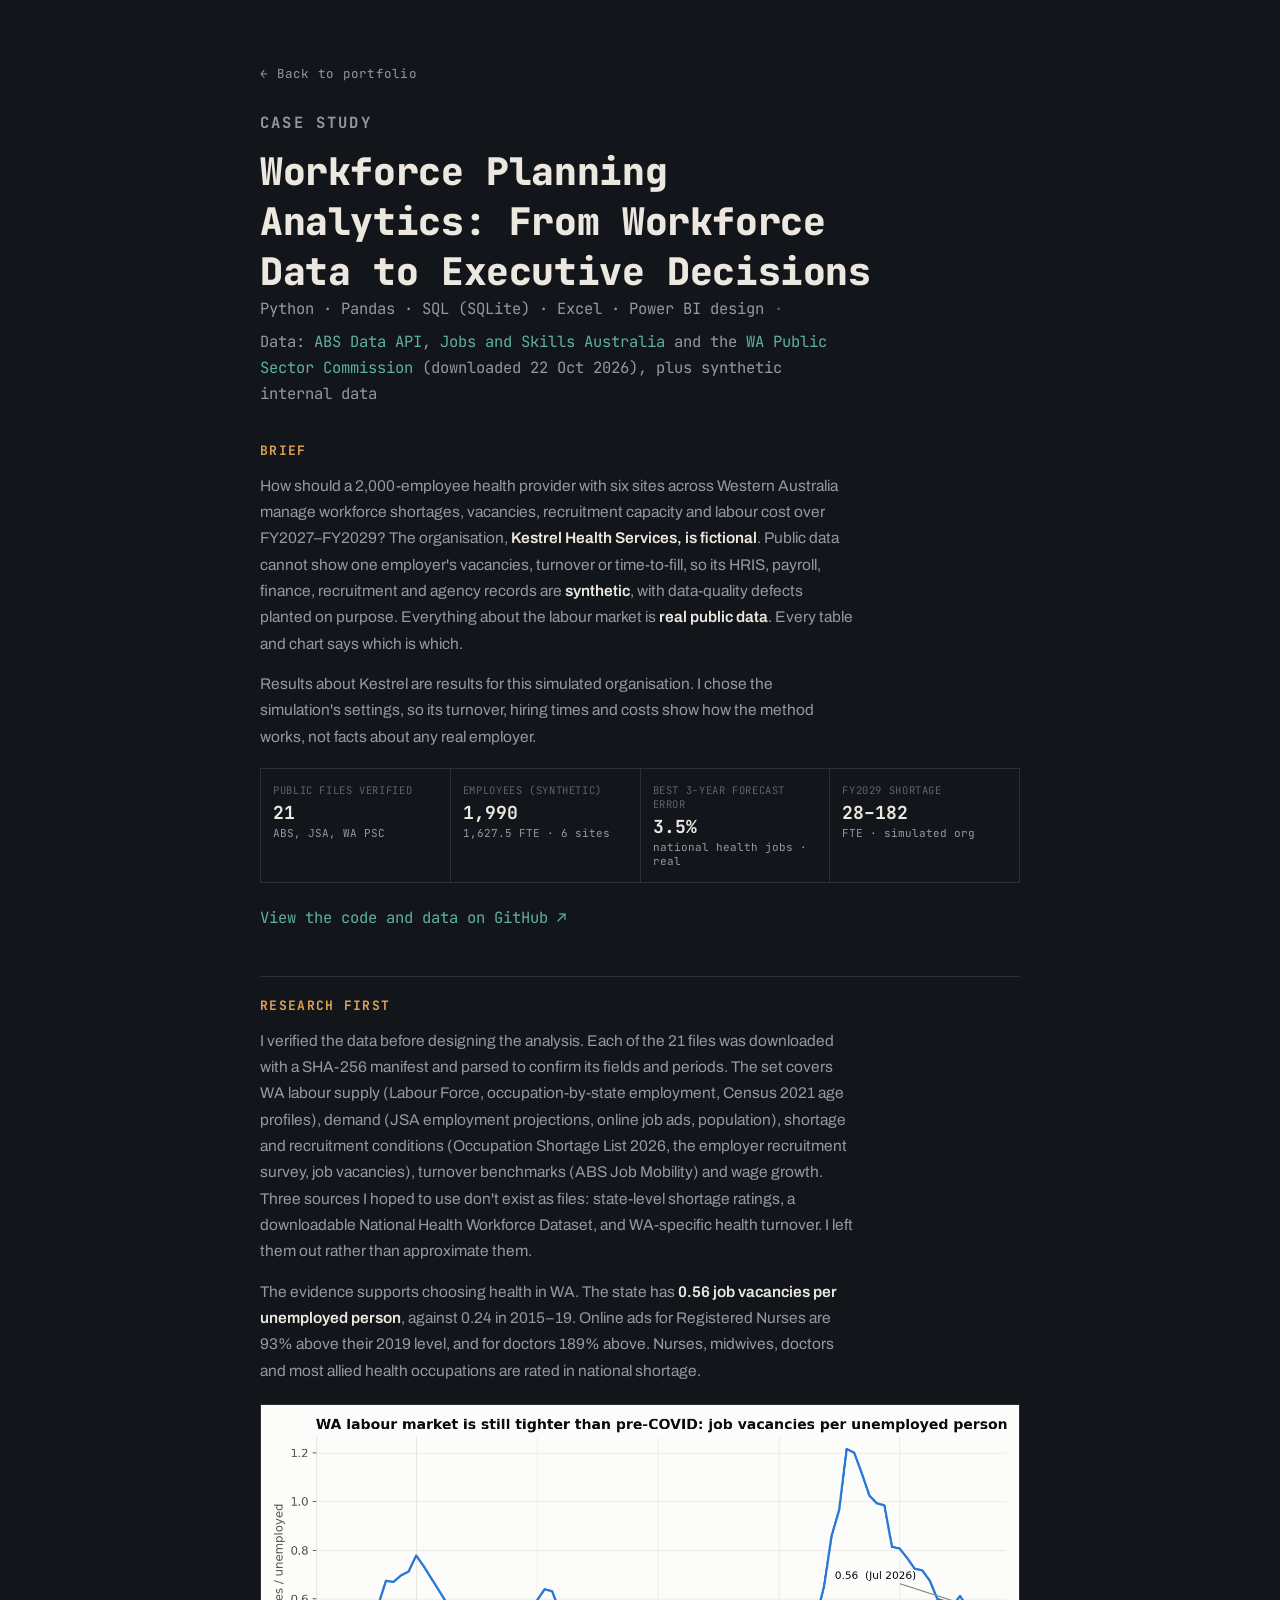
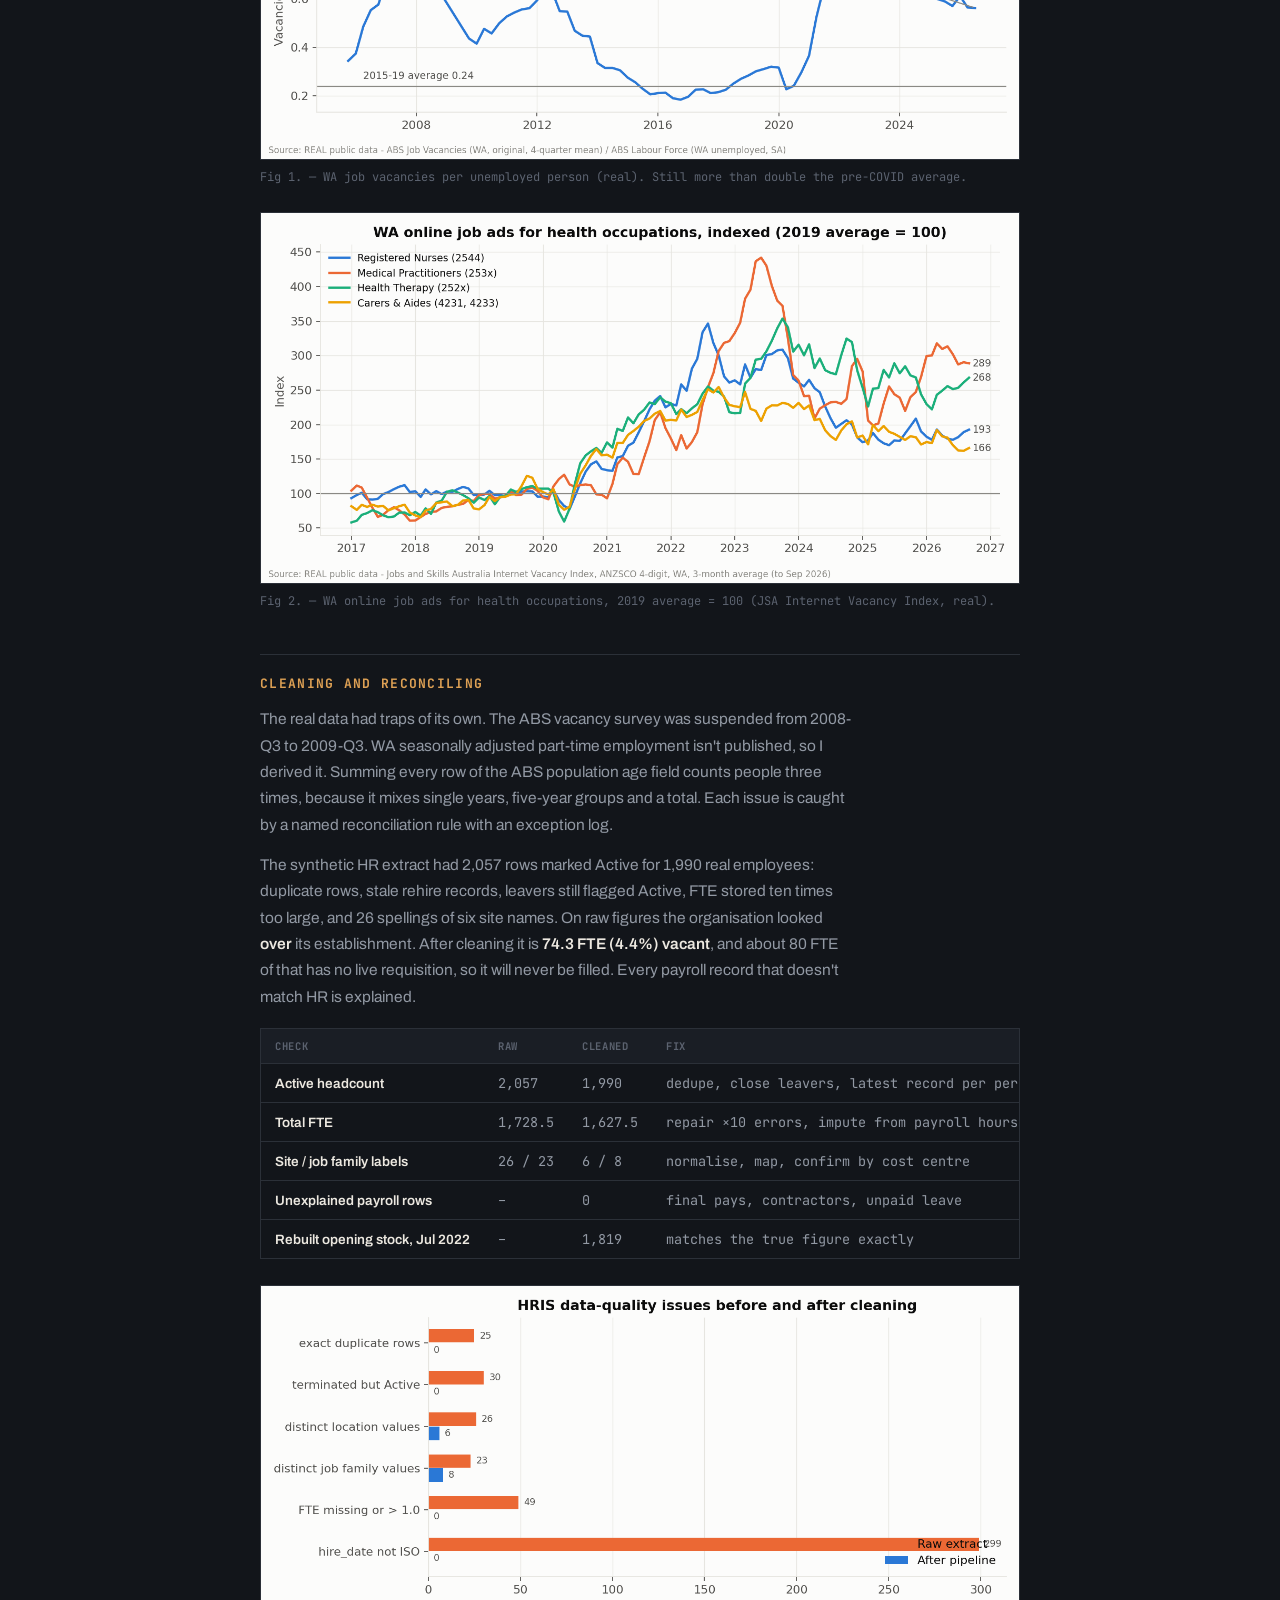
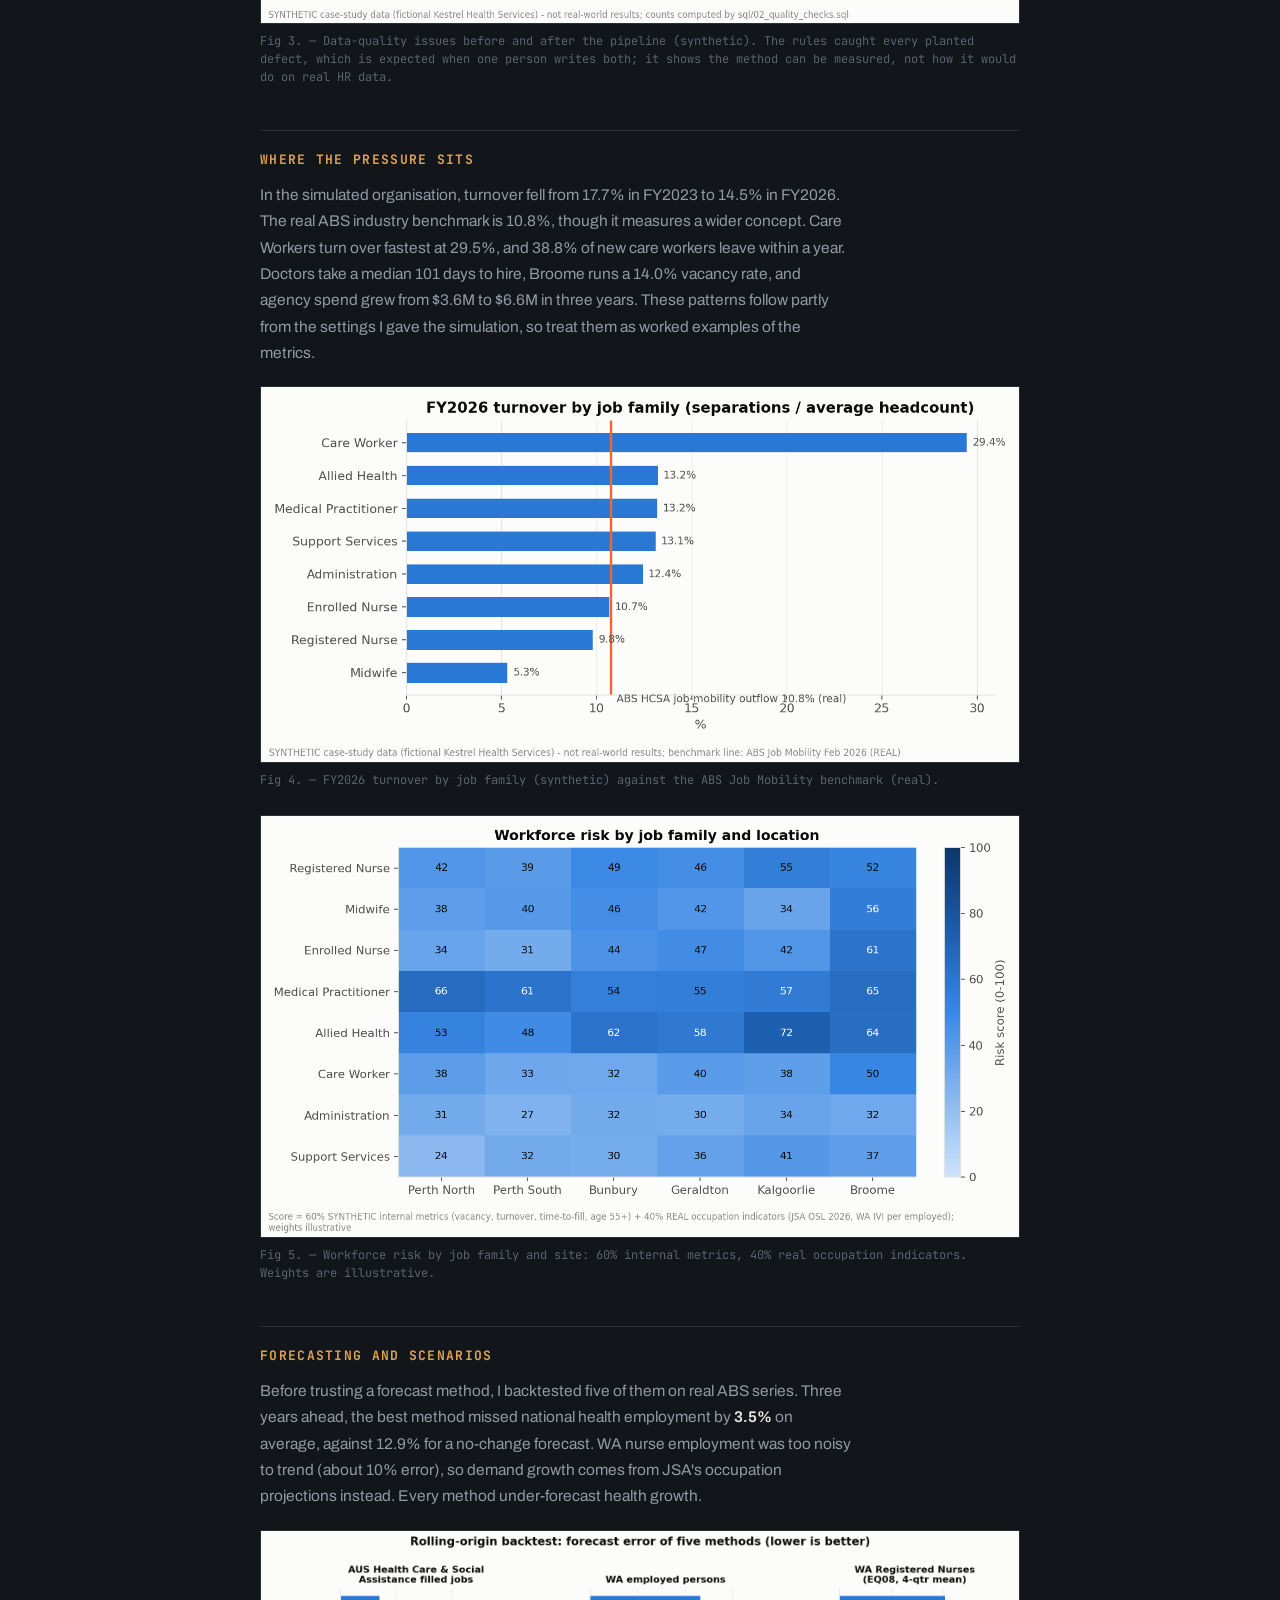
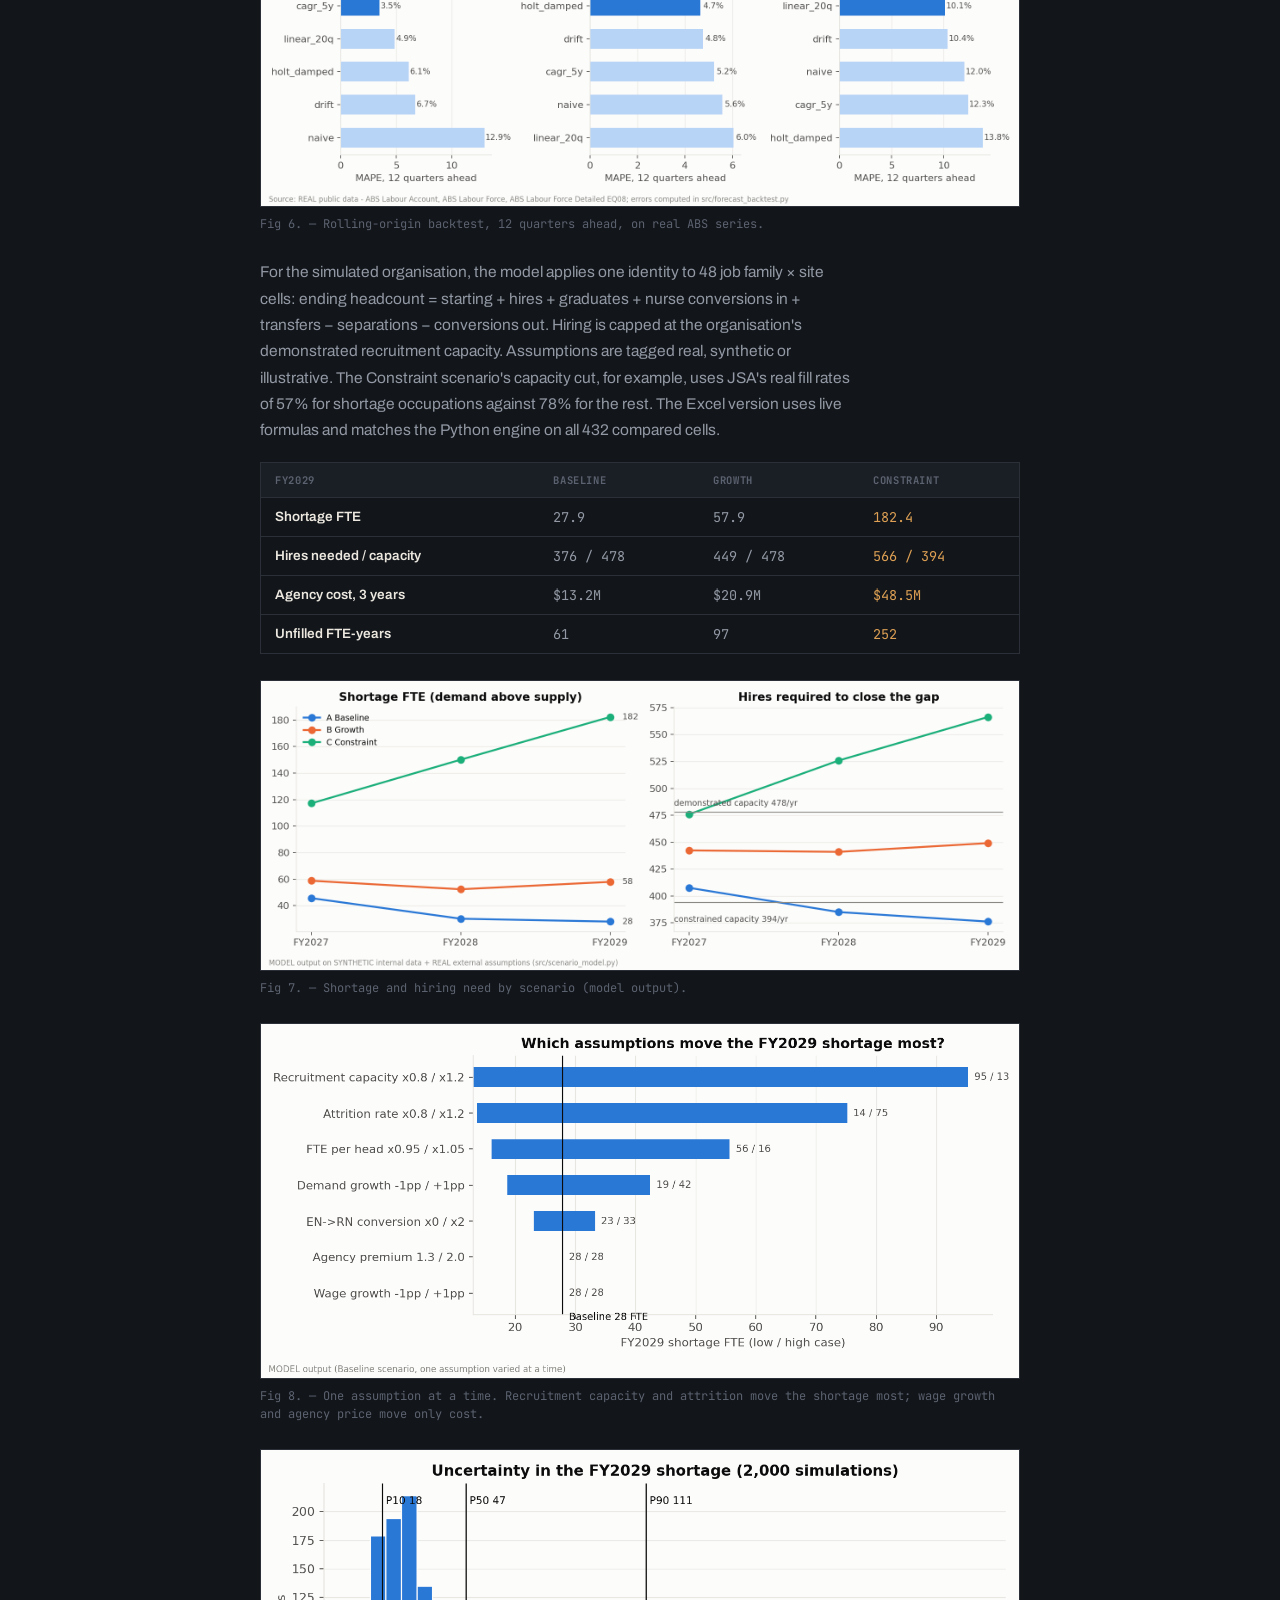
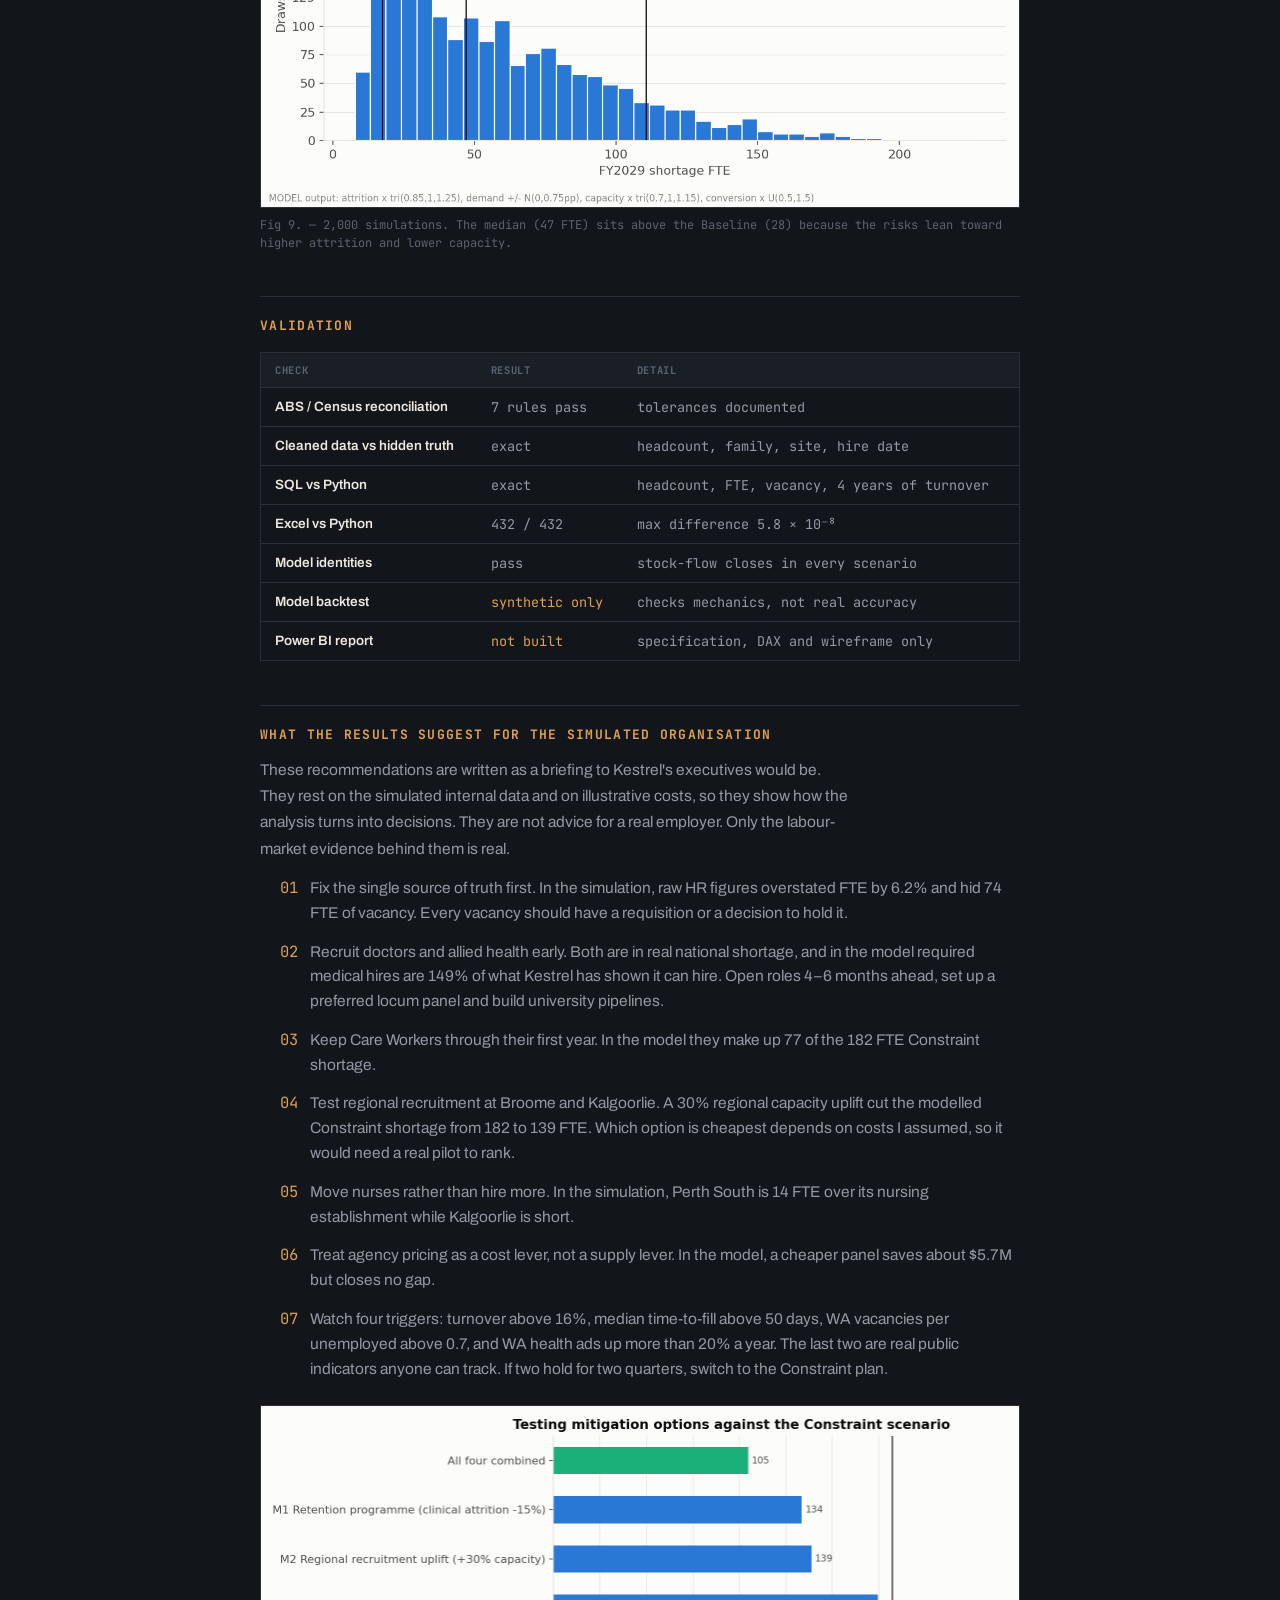
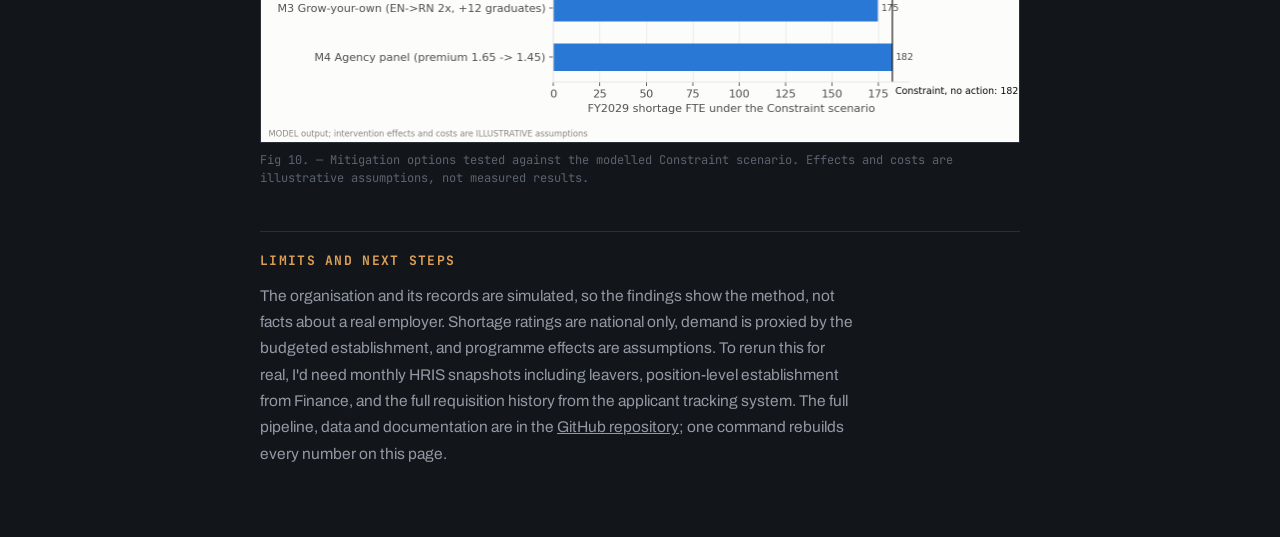
<file: case-studies/workforce-planning-analytics.html>
<!doctype html>
<html lang="en">
<head>
<meta charset="utf-8">
<meta name="viewport" content="width=device-width, initial-scale=1">
<title>Workforce Planning Analytics — Salai Hang</title>
<link rel="icon" href="../favicon.svg" type="image/svg+xml">
<link rel="stylesheet" href="../style.css">
</head>
<body>
<div class="wrap case">

  <a class="backlink" href="https://salaipome.github.io/portfolio/">← Back to portfolio</a>

  <div class="case-head">
    <p class="section-label">Case Study</p>
    <h1>Workforce Planning Analytics: From Workforce Data to Executive Decisions</h1>
    <p class="case-meta">
      <span>Python · Pandas · SQL (SQLite) · Excel · Power BI design</span>
      <span class="sep">·</span>
      <span>Data: <a href="https://data.api.abs.gov.au" target="_blank" rel="noopener">ABS Data API</a>, <a href="https://www.jobsandskills.gov.au/data" target="_blank" rel="noopener">Jobs and Skills Australia</a> and the <a href="https://www.wa.gov.au/government/document-collections/state-of-the-western-australian-government-sector-workforce-statistical-bulletins" target="_blank" rel="noopener">WA Public Sector Commission</a> (downloaded 22 Oct 2026), plus synthetic internal data</span>
    </p>
  </div>

  <article>

    <h2>Brief</h2>
    <p>
      How should a 2,000-employee health provider with six sites across Western Australia manage workforce
      shortages, vacancies, recruitment capacity and labour cost over FY2027–FY2029? The organisation,
      <strong>Kestrel Health Services, is fictional</strong>. Public data cannot show one employer's vacancies,
      turnover or time-to-fill, so its HRIS, payroll, finance, recruitment and agency records are
      <strong>synthetic</strong>, with data-quality defects planted on purpose. Everything about the labour
      market is <strong>real public data</strong>. Every table and chart says which is which.
    </p>
    <p>
      Results about Kestrel are results for this simulated organisation. I chose the simulation's settings,
      so its turnover, hiring times and costs show how the method works, not facts about any real employer.
    </p>

    <div class="stat-grid">
      <div class="stat"><div class="stat-label">Public files verified</div><div class="stat-value">21</div><div class="stat-sub">ABS, JSA, WA PSC</div></div>
      <div class="stat"><div class="stat-label">Employees (synthetic)</div><div class="stat-value">1,990</div><div class="stat-sub">1,627.5 FTE · 6 sites</div></div>
      <div class="stat"><div class="stat-label">Best 3-year forecast error</div><div class="stat-value">3.5%</div><div class="stat-sub">national health jobs · real</div></div>
      <div class="stat"><div class="stat-label">FY2029 shortage</div><div class="stat-value">28–182</div><div class="stat-sub">FTE · simulated org</div></div>
    </div>
    <p class="case-links">
      <a href="https://github.com/salaipome/workforce-planning-analytics" target="_blank" rel="noopener">View the code and data on GitHub ↗</a>
    </p>

    <h2>Research first</h2>
    <p>
      I verified the data before designing the analysis. Each of the 21 files was downloaded with a SHA-256
      manifest and parsed to confirm its fields and periods. The set covers WA labour supply (Labour Force,
      occupation-by-state employment, Census 2021 age profiles), demand (JSA employment projections, online
      job ads, population), shortage and recruitment conditions (Occupation Shortage List 2026, the employer
      recruitment survey, job vacancies), turnover benchmarks (ABS Job Mobility) and wage growth. Three
      sources I hoped to use don't exist as files: state-level shortage ratings, a downloadable National
      Health Workforce Dataset, and WA-specific health turnover. I left them out rather than approximate them.
    </p>
    <p>
      The evidence supports choosing health in WA. The state has <strong>0.56 job vacancies per unemployed
      person</strong>, against 0.24 in 2015–19. Online ads for Registered Nurses are 93% above their 2019
      level, and for doctors 189% above. Nurses, midwives, doctors and most allied health occupations are
      rated in national shortage.
    </p>
    <figure>
      <img src="assets/wfp-wa-vacancy-unemployment-ratio.png" alt="Line chart of WA job vacancies per unemployed person, 2006 to 2026, peaking at 1.22 in 2022 and now 0.56">
      <figcaption>Fig 1. — WA job vacancies per unemployed person (real). Still more than double the pre-COVID average.</figcaption>
    </figure>
    <figure>
      <img src="assets/wfp-wa-ivi-health-occupations.png" alt="WA online job ads for four health occupation groups indexed to the 2019 average, all well above 100">
      <figcaption>Fig 2. — WA online job ads for health occupations, 2019 average = 100 (JSA Internet Vacancy Index, real).</figcaption>
    </figure>

    <h2>Cleaning and reconciling</h2>
    <p>
      The real data had traps of its own. The ABS vacancy survey was suspended from 2008-Q3 to 2009-Q3.
      WA seasonally adjusted part-time employment isn't published, so I derived it. Summing every row of
      the ABS population age field counts people three times, because it mixes single years, five-year
      groups and a total. Each issue is caught by a named reconciliation rule with an exception log.
    </p>
    <p>
      The synthetic HR extract had 2,057 rows marked Active for 1,990 real employees: duplicate rows, stale
      rehire records, leavers still flagged Active, FTE stored ten times too large, and 26 spellings of six
      site names. On raw figures the organisation looked <strong>over</strong> its establishment. After
      cleaning it is <strong>74.3 FTE (4.4%) vacant</strong>, and about 80 FTE of that has no live requisition,
      so it will never be filled. Every payroll record that doesn't match HR is explained.
    </p>
    <div class="case-table-wrap">
      <table class="case-table">
        <thead><tr><th>Check</th><th>Raw</th><th>Cleaned</th><th>Fix</th></tr></thead>
        <tbody>
          <tr><td>Active headcount</td><td>2,057</td><td>1,990</td><td>dedupe, close leavers, latest record per person</td></tr>
          <tr><td>Total FTE</td><td>1,728.5</td><td>1,627.5</td><td>repair ×10 errors, impute from payroll hours</td></tr>
          <tr><td>Site / job family labels</td><td>26 / 23</td><td>6 / 8</td><td>normalise, map, confirm by cost centre</td></tr>
          <tr><td>Unexplained payroll rows</td><td>–</td><td>0</td><td>final pays, contractors, unpaid leave</td></tr>
          <tr><td>Rebuilt opening stock, Jul 2022</td><td>–</td><td>1,819</td><td>matches the true figure exactly</td></tr>
        </tbody>
      </table>
    </div>
    <figure>
      <img src="assets/wfp-data-quality-before-after.png" alt="Paired bars of six HRIS data-quality issues before and after cleaning; every issue falls to zero">
      <figcaption>Fig 3. — Data-quality issues before and after the pipeline (synthetic). The rules caught every planted defect, which is expected when one person writes both; it shows the method can be measured, not how it would do on real HR data.</figcaption>
    </figure>

    <h2>Where the pressure sits</h2>
    <p>
      In the simulated organisation, turnover fell from 17.7% in FY2023 to 14.5% in FY2026. The real ABS
      industry benchmark is 10.8%, though it measures a wider concept. Care Workers turn over fastest at
      29.5%, and 38.8% of new care workers leave within a year. Doctors take a median 101 days to hire, Broome
      runs a 14.0% vacancy rate, and agency spend grew from $3.6M to $6.6M in three years. These patterns
      follow partly from the settings I gave the simulation, so treat them as worked examples of the metrics.
    </p>
    <figure>
      <img src="assets/wfp-turnover-by-family.png" alt="FY2026 turnover by job family, Care Workers highest at 29.5%, against a 10.8% ABS benchmark line">
      <figcaption>Fig 4. — FY2026 turnover by job family (synthetic) against the ABS Job Mobility benchmark (real).</figcaption>
    </figure>
    <figure>
      <img src="assets/wfp-risk-heatmap.png" alt="Risk heatmap by job family and site; Medical Practitioners and Allied Health score highest, especially at Kalgoorlie and Broome">
      <figcaption>Fig 5. — Workforce risk by job family and site: 60% internal metrics, 40% real occupation indicators. Weights are illustrative.</figcaption>
    </figure>

    <h2>Forecasting and scenarios</h2>
    <p>
      Before trusting a forecast method, I backtested five of them on real ABS series. Three years ahead, the
      best method missed national health employment by <strong>3.5%</strong> on average, against 12.9% for a
      no-change forecast. WA nurse employment was too noisy to trend (about 10% error), so demand growth comes
      from JSA's occupation projections instead. Every method under-forecast health growth.
    </p>
    <figure>
      <img src="assets/wfp-backtest-mape.png" alt="Three panels of 12-quarter forecast error by method for three real series">
      <figcaption>Fig 6. — Rolling-origin backtest, 12 quarters ahead, on real ABS series.</figcaption>
    </figure>
    <p>
      For the simulated organisation, the model applies one identity to 48 job family × site cells: ending headcount = starting + hires +
      graduates + nurse conversions in + transfers − separations − conversions out. Hiring is capped at the
      organisation's demonstrated recruitment capacity. Assumptions are tagged real, synthetic or
      illustrative. The Constraint scenario's capacity cut, for example, uses JSA's real fill rates of 57% for
      shortage occupations against 78% for the rest. The Excel version uses live formulas and matches the
      Python engine on all 432 compared cells.
    </p>
    <div class="case-table-wrap">
      <table class="case-table">
        <thead><tr><th>FY2029</th><th>Baseline</th><th>Growth</th><th>Constraint</th></tr></thead>
        <tbody>
          <tr><td>Shortage FTE</td><td>27.9</td><td>57.9</td><td class="adv">182.4</td></tr>
          <tr><td>Hires needed / capacity</td><td>376 / 478</td><td>449 / 478</td><td class="adv">566 / 394</td></tr>
          <tr><td>Agency cost, 3 years</td><td>$13.2M</td><td>$20.9M</td><td class="adv">$48.5M</td></tr>
          <tr><td>Unfilled FTE-years</td><td>61</td><td>97</td><td class="adv">252</td></tr>
        </tbody>
      </table>
    </div>
    <figure>
      <img src="assets/wfp-scenario-shortage-and-hiring.png" alt="Shortage FTE by scenario, rising to 182 under Constraint, and hires required exceeding constrained capacity">
      <figcaption>Fig 7. — Shortage and hiring need by scenario (model output).</figcaption>
    </figure>
    <figure>
      <img src="assets/wfp-sensitivity-tornado.png" alt="Tornado chart; recruitment capacity and attrition produce the widest swings in the FY2029 shortage">
      <figcaption>Fig 8. — One assumption at a time. Recruitment capacity and attrition move the shortage most; wage growth and agency price move only cost.</figcaption>
    </figure>
    <figure>
      <img src="assets/wfp-monte-carlo-shortage.png" alt="Histogram of 2,000 simulated FY2029 shortages with P10 18, P50 47 and P90 111 FTE">
      <figcaption>Fig 9. — 2,000 simulations. The median (47 FTE) sits above the Baseline (28) because the risks lean toward higher attrition and lower capacity.</figcaption>
    </figure>

    <h2>Validation</h2>
    <div class="case-table-wrap">
      <table class="case-table">
        <thead><tr><th>Check</th><th>Result</th><th>Detail</th></tr></thead>
        <tbody>
          <tr><td>ABS / Census reconciliation</td><td>7 rules pass</td><td>tolerances documented</td></tr>
          <tr><td>Cleaned data vs hidden truth</td><td>exact</td><td>headcount, family, site, hire date</td></tr>
          <tr><td>SQL vs Python</td><td>exact</td><td>headcount, FTE, vacancy, 4 years of turnover</td></tr>
          <tr><td>Excel vs Python</td><td>432 / 432</td><td>max difference 5.8 × 10⁻⁸</td></tr>
          <tr><td>Model identities</td><td>pass</td><td>stock-flow closes in every scenario</td></tr>
          <tr><td>Model backtest</td><td class="adv">synthetic only</td><td>checks mechanics, not real accuracy</td></tr>
          <tr><td>Power BI report</td><td class="adv">not built</td><td>specification, DAX and wireframe only</td></tr>
        </tbody>
      </table>
    </div>

    <h2>What the results suggest for the simulated organisation</h2>
    <p>
      These recommendations are written as a briefing to Kestrel's executives would be. They rest on the
      simulated internal data and on illustrative costs, so they show how the analysis turns into decisions.
      They are not advice for a real employer. Only the labour-market evidence behind them is real.
    </p>
    <ul class="reco-list">
      <li><span class="n">01</span> Fix the single source of truth first. In the simulation, raw HR figures overstated FTE by 6.2% and hid 74 FTE of vacancy. Every vacancy should have a requisition or a decision to hold it.</li>
      <li><span class="n">02</span> Recruit doctors and allied health early. Both are in real national shortage, and in the model required medical hires are 149% of what Kestrel has shown it can hire. Open roles 4–6 months ahead, set up a preferred locum panel and build university pipelines.</li>
      <li><span class="n">03</span> Keep Care Workers through their first year. In the model they make up 77 of the 182 FTE Constraint shortage.</li>
      <li><span class="n">04</span> Test regional recruitment at Broome and Kalgoorlie. A 30% regional capacity uplift cut the modelled Constraint shortage from 182 to 139 FTE. Which option is cheapest depends on costs I assumed, so it would need a real pilot to rank.</li>
      <li><span class="n">05</span> Move nurses rather than hire more. In the simulation, Perth South is 14 FTE over its nursing establishment while Kalgoorlie is short.</li>
      <li><span class="n">06</span> Treat agency pricing as a cost lever, not a supply lever. In the model, a cheaper panel saves about $5.7M but closes no gap.</li>
      <li><span class="n">07</span> Watch four triggers: turnover above 16%, median time-to-fill above 50 days, WA vacancies per unemployed above 0.7, and WA health ads up more than 20% a year. The last two are real public indicators anyone can track. If two hold for two quarters, switch to the Constraint plan.</li>
    </ul>
    <figure>
      <img src="assets/wfp-interventions.png" alt="FY2029 shortage under each mitigation option against the Constraint reference of 182 FTE">
      <figcaption>Fig 10. — Mitigation options tested against the modelled Constraint scenario. Effects and costs are illustrative assumptions, not measured results.</figcaption>
    </figure>

    <h2>Limits and next steps</h2>
    <p>
      The organisation and its records are simulated, so the findings show the method, not facts about a real
      employer. Shortage ratings are national only, demand is proxied by the budgeted establishment, and
      programme effects are assumptions. To rerun this for real, I'd need monthly HRIS snapshots including
      leavers, position-level establishment from Finance, and the full requisition history from the
      applicant tracking system. The full pipeline, data and documentation are in the
      <a href="https://github.com/salaipome/workforce-planning-analytics" target="_blank" rel="noopener">GitHub repository</a>;
      one command rebuilds every number on this page.
    </p>

  </article>

</div>
</body>
</html>
</file>
<file: style.css>
@import url('https://fonts.googleapis.com/css2?family=JetBrains+Mono:wght@400;500;700;800&family=Archivo:ital,wght@0,400;0,500;0,600;1,400&display=swap');

:root{
  --bg:        #12151a;
  --surface:   #1a1e25;
  --surface-2: #20242c;
  --line:      #2b3038;
  --ink:       #ece8e0;
  --ink-dim:   #9299a4;
  --ink-faint: #5c6370;
  --amber:     #dda054;
  --amber-dim: #a9793f;
  --teal:      #5fb0a3;
  --mono: 'JetBrains Mono', ui-monospace, 'SF Mono', Consolas, monospace;
  --body: 'Archivo', system-ui, -apple-system, 'Segoe UI', sans-serif;
}

*{ box-sizing:border-box; }
html{ color-scheme: dark; }
body{
  margin:0;
  background:var(--bg);
  color:var(--ink);
  font-family:var(--body);
  padding:0 20px;
  -webkit-font-smoothing:antialiased;
}
a{ color:inherit; }
::selection{ background:var(--amber); color:#1a1206; }

.wrap{
  max-width:760px;
  margin:0 auto;
  padding-block: 64px 56px;
}
body:has(.work-columns) .wrap{ max-width:900px; }

/* ---------- Masthead ---------- */
.masthead{
  display:flex;
  flex-direction:column;
  gap:18px;
}
.status{
  display:inline-flex;
  align-items:center;
  gap:9px;
  align-self:flex-start;
  font-family:var(--mono);
  font-size:11.5px;
  letter-spacing:.08em;
  text-transform:uppercase;
  color:var(--ink-dim);
  border:1px solid var(--line);
  background:var(--surface);
  padding:6px 12px 6px 10px;
  border-radius:3px;
}
.dot{
  width:7px; height:7px; border-radius:50%;
  background:var(--amber);
  box-shadow:0 0 0 0 rgba(221,160,84,.55);
  animation: pulse 2.4s ease-out infinite;
  flex:none;
}
@media (prefers-reduced-motion: reduce){ .dot{ animation:none; } }
@keyframes pulse{
  0%   { box-shadow:0 0 0 0 rgba(221,160,84,.5); }
  70%  { box-shadow:0 0 0 7px rgba(221,160,84,0); }
  100% { box-shadow:0 0 0 0 rgba(221,160,84,0); }
}

h1{
  font-family:var(--mono);
  font-weight:800;
  font-size:clamp(34px, 6vw, 50px);
  letter-spacing:-.01em;
  margin:0;
  text-wrap:balance;
}
.role{
  font-family:var(--mono);
  font-size:13.5px;
  letter-spacing:.03em;
  color:var(--amber);
  margin:0;
}
.role span{ color:var(--ink-faint); padding:0 8px; }

.bio{
  max-width:none;
  font-size:16.5px;
  line-height:1.65;
  color:var(--ink-dim);
  margin:2px 0 0;
  text-wrap:pretty;
}
.bio strong{ color:var(--ink); font-weight:600; }

.fun-facts-label{
  font-family:var(--mono);
  font-size:11.5px;
  letter-spacing:.1em;
  text-transform:uppercase;
  color:var(--ink-faint);
  margin:0 0 8px;
}
.fun-facts ul{
  list-style:none;
  margin:0;
  padding:0;
  display:flex;
  flex-direction:column;
  gap:6px;
}
.fun-facts li{
  font-size:15px;
  color:var(--ink-dim);
  line-height:1.5;
}
.fun-facts a{ color:var(--teal); text-decoration:none; border-bottom:1px solid rgba(95,176,163,.35); }
.fun-facts a:hover{ color:var(--amber); border-color:var(--amber); }

.fader{
  margin-top:36px;
  height:1px;
  background:
    repeating-linear-gradient(90deg,
      var(--line) 0 6px, transparent 6px 12px);
  position:relative;
}
.fader::after{
  content:"";
  position:absolute; top:-3px; left:22%;
  width:2px; height:7px;
  background:var(--amber);
  border-radius:1px;
}

/* ---------- Section label ---------- */
.section-label{
  font-family:var(--mono);
  font-weight:700;
  font-size:11.5px;
  letter-spacing:.14em;
  text-transform:uppercase;
  color:var(--amber);
  margin:46px 0 4px;
}
.section-count{ color:var(--amber-dim); font-weight:700; }

/* ---------- Work columns ---------- */
.work-columns{
  display:grid;
  grid-template-columns:1fr 1fr;
  align-items:start;
  gap:16px 48px;
  margin-top:46px;
}

@media (max-width:760px){
  .work-columns{ grid-template-columns:1fr; gap:0; }
  .work-col + .work-col{ margin-top:24px; }
}

/* ---------- Compact log (Education & Certifications) ---------- */
.log-compact .row{
  padding:13px 0;
  align-items:baseline;
}
.log-compact .row-main{
  display:flex;
  flex-wrap:wrap;
  align-items:baseline;
  column-gap:12px;
  row-gap:2px;
}
.log-compact .proj-desc-inline{
  font-size:14px;
  color:var(--ink-dim);
}
.cert-logo{
  align-self:center;
  width:34px;
  height:34px;
  background:#fff;
  border-radius:4px;
  display:flex;
  align-items:center;
  justify-content:center;
  padding:4px;
}
.cert-logo img{ max-width:100%; max-height:100%; object-fit:contain; }
a.proj-name{ text-decoration:none; }
a.proj-name:hover{ color:var(--amber); }
a.proj-name .verify-arrow{ color:var(--teal); font-weight:400; }
a.proj-name:hover .verify-arrow{ color:var(--amber); }

/* ---------- Collapsible section box (dropdown) ---------- */
.dropdown{
  margin-top:46px;
  border:1px solid var(--line);
  background:var(--surface);
  border-radius:4px;
  padding:16px 20px;
}
.dropdown summary{
  cursor:pointer;
  list-style:none;
  margin:0;
  display:flex;
  align-items:center;
  justify-content:space-between;
  gap:12px;
}
.dropdown summary::-webkit-details-marker{ display:none; }
.dropdown summary::after{
  content:"+";
  font-family:var(--mono);
  color:var(--ink-faint);
  font-size:15px;
  flex:none;
}
.dropdown[open] summary::after{ content:"–"; }
.dropdown .log{ margin-top:14px; }

/* ---------- Dropdown with background art (Skills, Education) ---------- */
.dropdown.has-art{ padding:22px 24px; }
.dropdown.has-art summary{ position:relative; min-height:76px; }
.dropdown.has-art summary::after{ position:relative; z-index:1; }

/* ---------- Category box (bigger, equal size, with art) — links to full pages ---------- */
.cat-box{
  position:relative;
  display:flex;
  align-items:center;
  justify-content:space-between;
  gap:12px;
  min-height:76px;
  padding:22px 24px;
  border:1px solid var(--line);
  background:linear-gradient(160deg, var(--surface-2), var(--surface));
  border-radius:6px;
  text-decoration:none;
  box-shadow:0 1px 2px rgba(0,0,0,.2);
  transition:border-color .18s ease, box-shadow .18s ease, transform .18s ease;
}
.cat-box:hover{
  border-color:var(--amber-dim);
  box-shadow:0 8px 20px rgba(0,0,0,.28);
  transform:translateY(-2px);
}
.cat-label{ position:relative; z-index:1; }
.cat-box .cat-arrow{
  position:relative;
  z-index:1;
  flex:none;
  font-family:var(--mono);
  font-size:15px;
  color:var(--ink-faint);
  transition:color .18s ease, transform .18s ease;
}
.cat-box:hover .cat-arrow{ color:var(--amber); transform:translateX(3px); }
.cat-art{
  position:absolute;
  top:0; right:44px; bottom:0;
  width:130px;
  display:flex;
  align-items:center;
  justify-content:flex-end;
  opacity:.13;
  pointer-events:none;
  z-index:0;
  -webkit-mask-image:linear-gradient(to right, transparent 0%, black 65%);
  mask-image:linear-gradient(to right, transparent 0%, black 65%);
}
.cat-art svg{ height:100%; max-height:60px; width:auto; }

@media (max-width:560px){
  .cat-art{ display:none; }
  .cat-box{ min-height:0; }
  .dropdown.has-art summary{ min-height:0; }
}

/* ---------- Project log ---------- */
.log{
  margin-top:10px;
  border-top:1px solid var(--line);
}
.row{
  position:relative;
  display:grid;
  grid-template-columns: 34px 1fr;
  gap:18px;
  padding:22px 0;
  border-bottom:1px solid var(--line);
  transition:background-color .15s ease;
}
.log .row:has(.proj-link):hover{ background-color:var(--surface); }
.idx{
  font-family:var(--mono);
  font-size:13px;
  color:var(--ink-faint);
  padding-top:3px;
  font-variant-numeric:tabular-nums;
}
.row-main{ min-width:0; }
.row-top{
  display:flex;
  flex-wrap:wrap;
  align-items:baseline;
  column-gap:12px;
  row-gap:4px;
}
.proj-name{
  font-family:var(--mono);
  font-weight:700;
  font-size:16.5px;
  color:var(--ink);
}
.proj-link{
  font-family:var(--mono);
  font-size:13px;
  color:var(--teal);
  text-decoration:none;
  white-space:nowrap;
}
.proj-link:hover{ text-decoration:underline; }
.proj-link svg{ vertical-align:-1px; margin-left:1px; }
.proj-link::after{ content:""; position:absolute; inset:0; }

.proj-desc{
  margin:8px 0 0;
  font-size:15px;
  line-height:1.55;
  color:var(--ink-dim);
  max-width:62ch;
}
.tags{
  display:flex;
  flex-wrap:wrap;
  gap:8px;
  margin-top:12px;
}
.tag{
  font-family:var(--mono);
  font-size:11px;
  letter-spacing:.02em;
  color:var(--ink-dim);
  background:var(--surface);
  border:1px solid var(--line);
  padding:4px 9px;
  border-radius:3px;
}
.tag.build{ color:var(--amber); border-color:rgba(221,160,84,.35); }

/* ---------- Skills ---------- */
.skills-grid{
  display:grid;
  grid-template-columns:1fr 1fr;
  gap:26px 48px;
  margin-top:14px;
}
.skill-group{ padding-left:52px; }
.skill-cat{
  font-family:var(--mono);
  font-weight:700;
  font-size:14px;
  color:var(--ink);
  margin:0 0 10px;
}
.skill-group .tags{ margin-top:0; }

@media (max-width:760px){
  .skills-grid{ grid-template-columns:1fr; gap:22px; }
}

@media (max-width:520px){
  .skill-group{ padding-left:38px; }
}

/* ---------- Footer ---------- */
footer{
  margin-top:56px;
  padding-top:26px;
  border-top:1px solid var(--line);
  display:flex;
  flex-wrap:wrap;
  justify-content:space-between;
  align-items:flex-end;
  gap:16px;
}
.chain{
  font-family:var(--mono);
  font-size:13px;
  color:var(--ink-dim);
  display:flex;
  flex-wrap:wrap;
  gap:6px 10px;
}
.chain a{ color:var(--ink); text-decoration:none; border-bottom:1px solid var(--line); }
.chain a:hover{ border-color:var(--amber); color:var(--amber); }
.chain .sep{ color:var(--ink-faint); }
.email-btn.copied{ color:var(--teal); border-color:var(--teal); }
.socials{
  display:flex;
  align-items:center;
  gap:14px;
}
.socials a{
  color:var(--ink-dim);
  display:flex;
}
.socials a:hover{ color:var(--amber); }
.loc{
  font-family:var(--mono);
  font-size:12px;
  color:var(--ink-faint);
  letter-spacing:.03em;
}

@media (max-width:520px){
  .wrap{ padding-block:44px 40px; }
  .row{ grid-template-columns: 26px 1fr; gap:12px; }
  footer{ flex-direction:column; align-items:flex-start; }
}

/* =========================================================
   Case-study article pages
   ========================================================= */
.backlink{
  display:inline-flex;
  align-items:center;
  gap:7px;
  font-family:var(--mono);
  font-size:12.5px;
  color:var(--ink-dim);
  text-decoration:none;
  letter-spacing:.02em;
}
.backlink:hover{ color:var(--amber); }

.case-head{
  margin-top:28px;
}
.case-head .section-label{ margin:0 0 10px; }
.case-head h1{ font-size:clamp(28px, 5vw, 38px); }
.case-meta{
  font-family:var(--mono);
  font-size:12.5px;
  color:var(--ink-dim);
  margin:12px 0 0;
  display:flex;
  flex-wrap:wrap;
  gap:6px 10px;
}
.case-meta .sep{ color:var(--ink-faint); }
.case-meta a{ color:var(--teal); text-decoration:none; }
.case-meta a:hover{ text-decoration:underline; }

.case article{
  margin-top:34px;
}
.case h2{
  font-family:var(--mono);
  font-size:13px;
  letter-spacing:.1em;
  text-transform:uppercase;
  color:var(--amber);
  margin:44px 0 14px;
  padding-top:20px;
  border-top:1px solid var(--line);
}
.case article > h2:first-child{ margin-top:0; padding-top:0; border-top:none; }
.case p{
  font-size:15.5px;
  line-height:1.7;
  color:var(--ink-dim);
  max-width:66ch;
  margin:0 0 14px;
}
.case p strong{ color:var(--ink); font-weight:600; }
.case ul{
  margin:0 0 14px;
  padding-left:20px;
  color:var(--ink-dim);
  font-size:15.5px;
  line-height:1.7;
}
.case li{ margin-bottom:4px; }
.case code{
  font-family:var(--mono);
  font-size:.92em;
  background:var(--surface);
  border:1px solid var(--line);
  padding:1px 6px;
  border-radius:3px;
  color:var(--ink);
}

.case ol{
  margin:0 0 14px;
  padding-left:22px;
  color:var(--ink-dim);
  font-size:15.5px;
  line-height:1.7;
}
.case pre{
  margin:12px 0 20px;
  padding:14px 16px;
  overflow-x:auto;
  background:var(--surface);
  border:1px solid var(--line);
  border-radius:3px;
  font-family:var(--mono);
  font-size:12.5px;
  line-height:1.65;
  color:var(--ink);
  font-variant-ligatures:none;
}
.case pre code{ background:none; border:0; padding:0; font-size:inherit; }
.case pre .c{ color:var(--ink-faint); }

.stat-grid{
  display:grid;
  grid-template-columns:repeat(4,1fr);
  gap:1px;
  background:var(--line);
  border:1px solid var(--line);
  margin:18px 0 22px;
}
.stat{
  background:var(--bg);
  padding:14px 12px;
}
.stat-label{
  font-family:var(--mono);
  font-size:10.5px;
  letter-spacing:.06em;
  text-transform:uppercase;
  color:var(--ink-faint);
}
.stat-value{
  font-family:var(--mono);
  font-size:18px;
  font-weight:700;
  color:var(--ink);
  margin-top:4px;
  font-variant-numeric:tabular-nums;
}
.stat-sub{
  font-family:var(--mono);
  font-size:11px;
  color:var(--ink-dim);
  margin-top:2px;
}

figure{
  margin:20px 0 26px;
}
figure img{
  display:block;
  width:100%;
  max-width:100%;
  height:auto;
  border:1px solid var(--line);
  background:#fff;
}
figcaption{
  font-family:var(--mono);
  font-size:12px;
  color:var(--ink-faint);
  margin-top:8px;
  line-height:1.5;
}

.pill-row{
  display:flex;
  flex-wrap:wrap;
  gap:8px;
  margin:0 0 18px;
}

@media (max-width:560px){
  .stat-grid{ grid-template-columns:repeat(2,1fr); }
}

.case-table-wrap{
  overflow-x:auto;
  margin:18px 0 26px;
  border:1px solid var(--line);
}
.case-table{
  width:100%;
  border-collapse:collapse;
  font-size:13.5px;
  min-width:480px;
}
.case-table th, .case-table td{
  padding:10px 14px;
  text-align:left;
  border-bottom:1px solid var(--line);
  white-space:nowrap;
}
.case-table thead th{
  font-family:var(--mono);
  font-size:10.5px;
  letter-spacing:.06em;
  text-transform:uppercase;
  color:var(--ink-faint);
  background:var(--surface);
}
.case-table td{
  font-family:var(--mono);
  color:var(--ink-dim);
  font-variant-numeric:tabular-nums;
}
.case-table td:first-child{
  font-family:var(--body);
  color:var(--ink);
  font-weight:600;
}
.case-table tbody tr:last-child td{ border-bottom:none; }
.case-table .adv{ color:var(--amber); }

.reco-list{
  list-style:none;
  margin:0 0 14px;
  padding:0;
  display:flex;
  flex-direction:column;
  gap:10px;
}
.reco-list li{
  display:flex;
  gap:12px;
  font-size:15.5px;
  line-height:1.6;
  color:var(--ink-dim);
}
.reco-list .n{
  font-family:var(--mono);
  color:var(--amber);
  flex:none;
}

/* ---------- Funnel diagram ---------- */
.funnel-diagram{ margin:20px 0 26px; }
.funnel-flow{
  display:flex;
  flex-wrap:wrap;
  align-items:center;
  gap:10px;
  padding:18px;
  border:1px solid var(--line);
  background:var(--surface);
  border-radius:4px;
}
.funnel-step{
  flex:none;
  min-width:132px;
  padding:10px 12px;
  border:1px solid var(--line);
  background:var(--bg);
  border-radius:4px;
  text-align:center;
}
.funnel-title{
  font-family:var(--mono);
  font-weight:700;
  font-size:12.5px;
  color:var(--ink);
}
.funnel-sub{
  font-family:var(--mono);
  font-size:10.5px;
  color:var(--ink-dim);
  margin-top:4px;
}
.funnel-arrow{
  flex:none;
  font-family:var(--mono);
  font-size:10.5px;
  letter-spacing:.04em;
  text-transform:uppercase;
  color:var(--teal);
  white-space:nowrap;
}
.funnel-arrow::after{ content:" →"; }

@media (max-width:640px){
  .funnel-flow{ flex-direction:column; align-items:stretch; }
  .funnel-step{ min-width:0; }
  .funnel-arrow{ text-align:center; }
  .funnel-arrow::after{ content:" ↓"; }
}

/* ---------- Embedded video + case links ---------- */
.video-embed{
  position:relative;
  aspect-ratio:16 / 9;
  max-width:100%;
  margin:20px 0 12px;
  border:1px solid var(--line);
  background:var(--surface);
}
.video-embed.vertical{
  aspect-ratio:9 / 16;
  width:100%;
  max-width:360px;
}
.video-embed video{
  position:absolute;
  inset:0;
  width:100%;
  height:100%;
  background:#000;
}
.video-embed iframe{
  position:absolute;
  inset:0;
  width:100%;
  height:100%;
  border:0;
}
.case-links{
  display:flex;
  flex-wrap:wrap;
  gap:8px 20px;
  font-family:var(--mono);
  font-size:13px;
}
.case .case-links a{ color:var(--teal); text-decoration:none; }
.case .case-links a:hover{ text-decoration:underline; }
</file>
